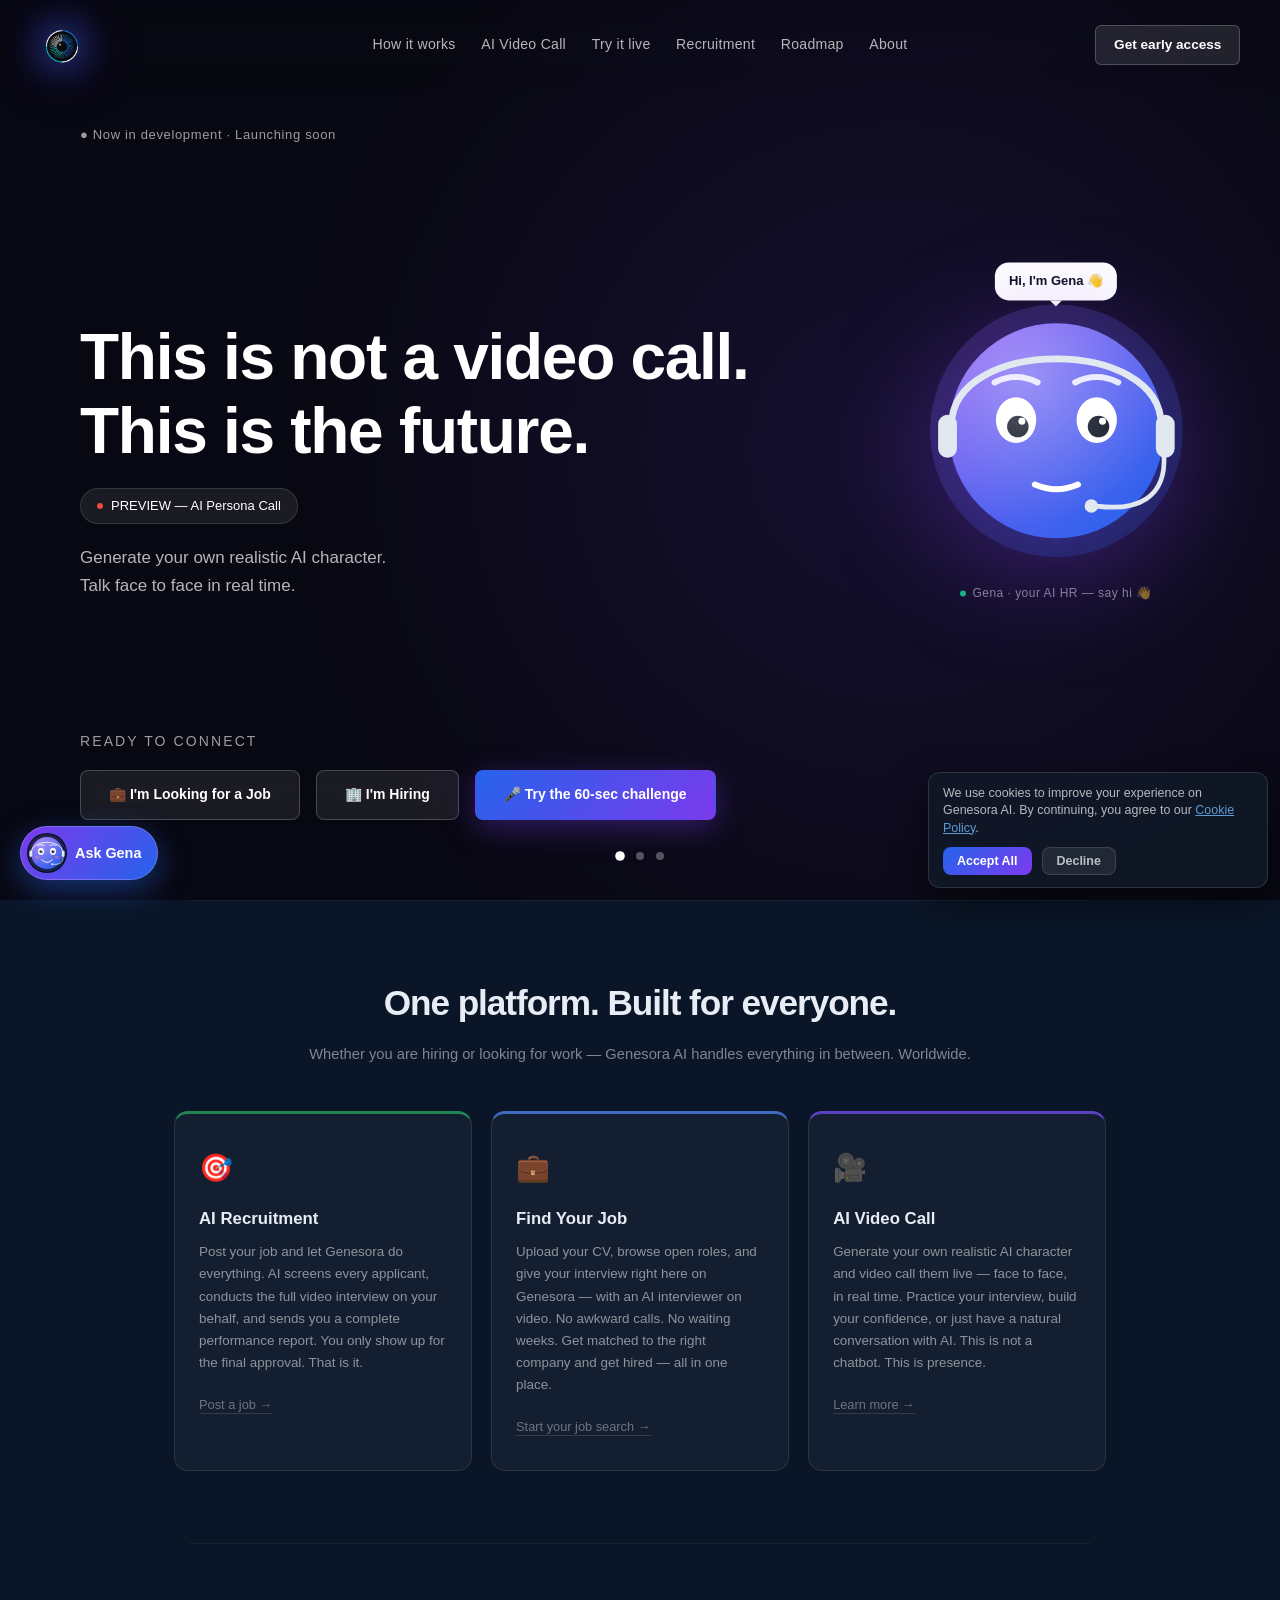
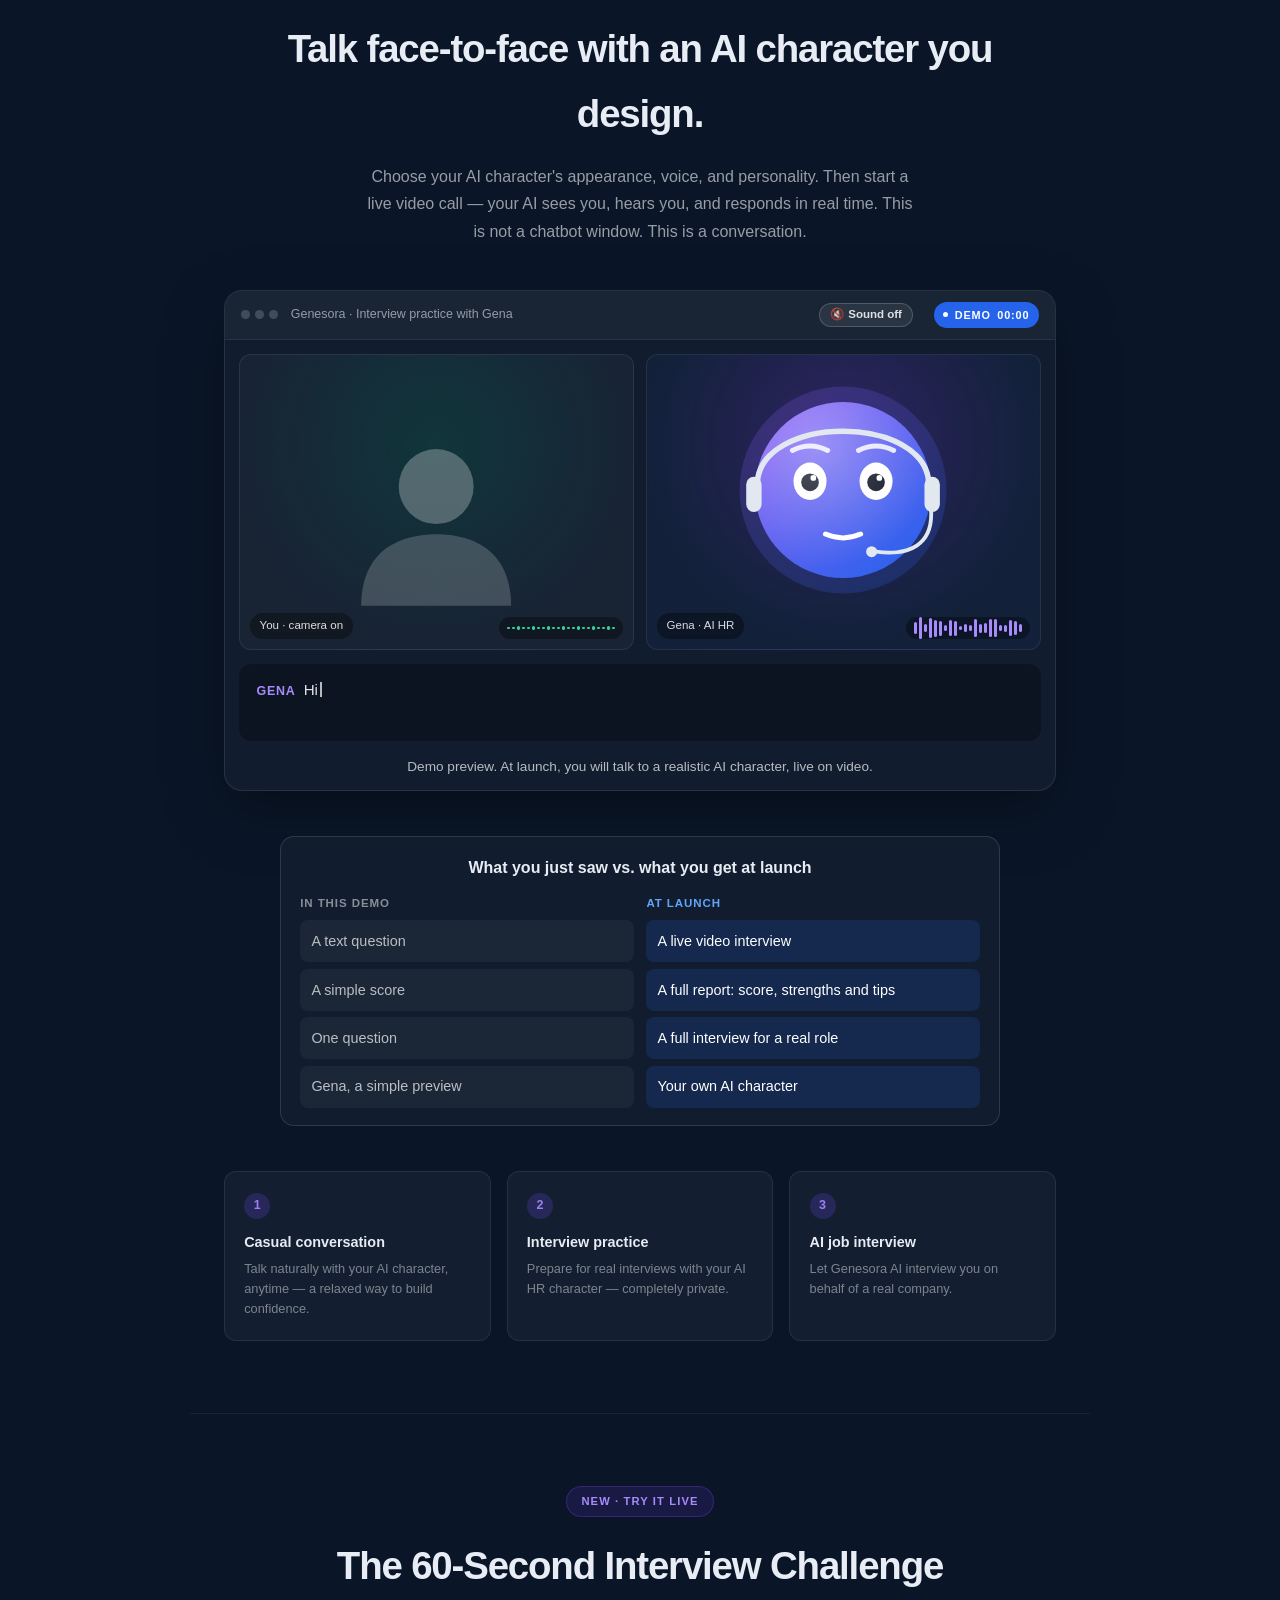
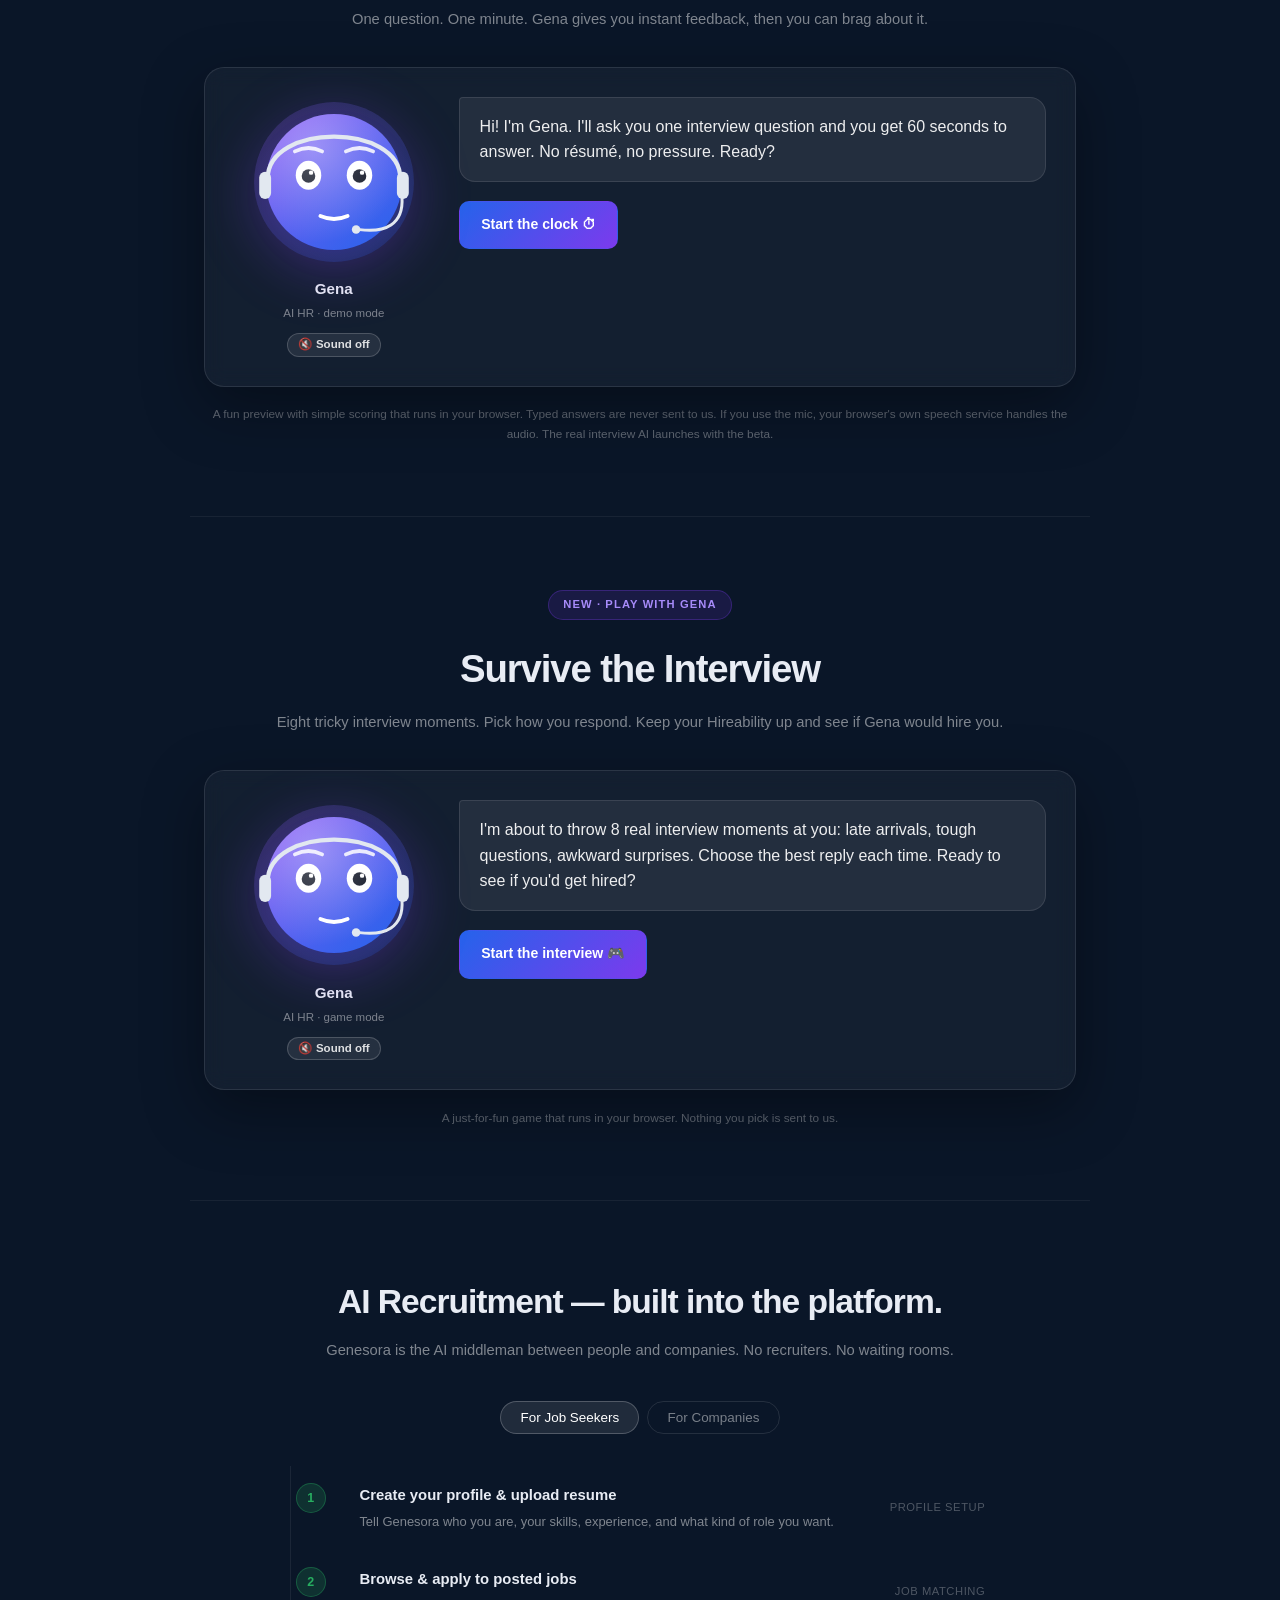
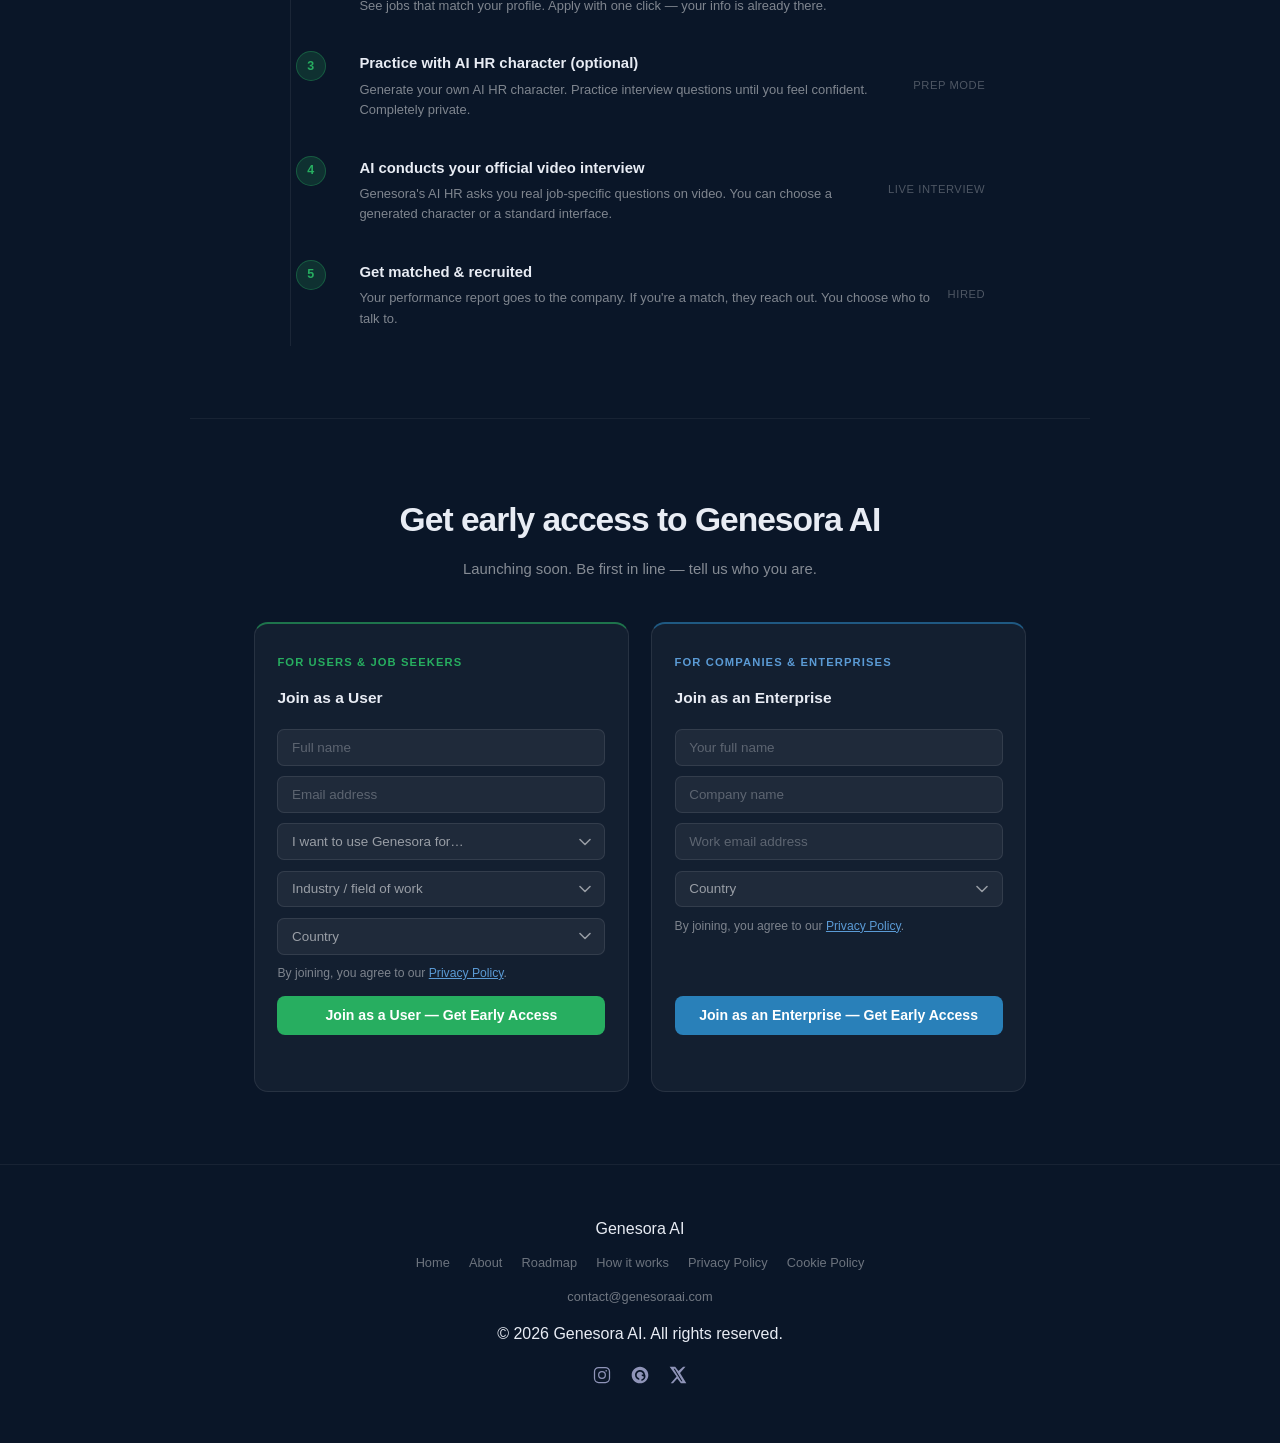
<file: index.html>
<!DOCTYPE html>
<html lang="en">
<head>
  <meta charset="UTF-8" />
  <meta http-equiv="Content-Security-Policy" content="default-src 'none'; script-src 'self' https://challenges.cloudflare.com; frame-src https://challenges.cloudflare.com; style-src 'self' 'unsafe-inline' https://fonts.googleapis.com; font-src 'self' https://fonts.gstatic.com; img-src 'self' data:; connect-src 'self' https://script.google.com https://script.googleusercontent.com https://challenges.cloudflare.com; manifest-src 'self'; form-action 'none'; base-uri 'self'; object-src 'none'" />
  <meta name="referrer" content="strict-origin-when-cross-origin" />
  <script src="genesora-guard.js"></script>
  <meta name="viewport" content="width=device-width, initial-scale=1.0" />

  <title>Genesora AI — Talk to AI. Practice Interviews. Get Hired.</title>
  <meta name="description" content="Video call a realistic AI character, practice your job interview with an AI HR character, and get recruited by top companies — all in one platform. Join the waitlist. Launching soon." />
  <meta name="keywords" content="AI video call human, talk to AI human, AI character video call, AI conversation platform, AI video call, interview practice AI, AI recruitment platform, Genesora AI" />
  <link rel="canonical" href="https://genesoraai.com" />

  <meta property="og:title" content="Genesora AI — Talk to AI. Practice Interviews. Get Hired." />
  <meta property="og:description" content="Video call a realistic AI character, practice interviews with AI HR characters, and get recruited through AI-powered hiring." />
  <meta property="og:image" content="https://genesoraai.com/og-image.png" />
  <meta property="og:image:width" content="1200" />
  <meta property="og:image:height" content="630" />
  <meta property="og:url" content="https://genesoraai.com" />
  <meta property="og:type" content="website" />

  <meta name="twitter:card" content="summary_large_image" />
  <meta name="twitter:title" content="Genesora AI — Talk to AI. Practice Interviews. Get Hired." />
  <meta name="twitter:description" content="Video call a realistic AI character, practice interviews with AI HR characters, and get recruited through AI-powered hiring." />
  <meta name="twitter:image" content="https://genesoraai.com/og-image.png" />

  <script type="application/ld+json">
  {
    "@context": "https://schema.org",
    "@type": "Organization",
    "name": "Genesora AI",
    "url": "https://genesoraai.com",
    "logo": "https://genesoraai.com/favicon-512x512.png",
    "sameAs": [
      "https://www.instagram.com/genesoraofficial",
      "https://x.com/Genesora_ai",
      "https://www.threads.com/@genesora_ai"
    ],
    "description": "Genesora AI builds human-first AI experiences — video calls with AI characters, intelligent conversation, and more.",
    "foundingDate": "2026"
  }
  </script>

  <link rel="icon" type="image/png" href="/favicon-96x96.png" sizes="96x96" />
  <link rel="icon" type="image/png" href="/favicon-192x192.png" sizes="192x192" />
  <link rel="shortcut icon" href="/favicon.ico" />
  <link rel="apple-touch-icon" sizes="180x180" href="/apple-touch-icon.png" />
  <link rel="manifest" href="/site.webmanifest" />
  <link rel="stylesheet" href="style.css" />
  <link rel="preconnect" href="https://fonts.googleapis.com" />
  <link rel="preconnect" href="https://fonts.gstatic.com" crossorigin />
  <link href="https://fonts.googleapis.com/css2?family=Sora:wght@300;400;500;600;700&family=DM+Sans:ital,wght@0,300;0,400;0,500;1,300;1,400&display=swap" rel="stylesheet" />

  <style>
    /* ── BASE WRAPPER ── */
    #site-wrapper {
      position: relative;
      width: 100%;
    }

    /* ── CUSTOM COOKIE BANNER UI ── */
    .cookie-banner {
      position: fixed;
      bottom: 24px;
      right: 24px;
      max-width: 420px;
      width: calc(100% - 48px);
      background: rgba(17, 24, 39, 0.92);
      border: 1px solid rgba(255, 255, 255, 0.12);
      border-radius: 16px;
      padding: 20px;
      box-shadow: 0 15px 35px rgba(0, 0, 0, 0.5);
      backdrop-filter: blur(16px);
      z-index: 9999;
      transition: opacity 0.4s ease, transform 0.4s ease, visibility 0.4s;
    }

    .cookie-banner.hidden {
      opacity: 0;
      visibility: hidden;
      transform: translateY(20px);
      pointer-events: none;
    }

    .cookie-content p {
      color: rgba(255, 255, 255, 0.7);
      font-size: 0.85rem;
      line-height: 1.5;
      margin-bottom: 14px;
    }

    .cookie-content a {
      color: #5b9bd5;
      text-decoration: underline;
    }

    .cookie-buttons {
      display: flex;
      gap: 10px;
    }

    .cookie-btn {
      padding: 8px 16px;
      border-radius: 8px;
      font-size: 0.82rem;
      font-weight: 600;
      cursor: pointer;
      border: none;
      transition: all 0.2s ease;
    }

    .btn-accept {
      background: linear-gradient(135deg, #2563EB, #7C3AED);
      color: white;
    }

    .btn-accept:hover {
      opacity: 0.9;
      transform: translateY(-1px);
    }

    .btn-decline {
      background: rgba(255, 255, 255, 0.08);
      color: rgba(255, 255, 255, 0.7);
      border: 1px solid rgba(255, 255, 255, 0.12);
    }

    .btn-decline:hover {
      background: rgba(255, 255, 255, 0.14);
      color: white;
    }

    /* ── NAV ── */
    .nav {
      max-width: 1300px;
      margin: 0 auto;
      padding: 24px 40px;
      display: flex;
      align-items: center;
      justify-content: space-between;
      gap: 1rem;
      position: relative;
      z-index: 100;
    }
    .nav-center {
      display: flex;
      align-items: center;
      gap: 1.6rem;
      position: absolute;
      left: 50%;
      transform: translateX(-50%);
    }
    .nav-center a {
      color: rgba(255,255,255,0.7);
      text-decoration: none;
      font-size: 0.88rem;
      transition: color 0.2s;
      white-space: nowrap;
    }
    .nav-center a:hover { color: #fff; }
    .nav-cta {
      background: rgba(255,255,255,0.1);
      color: #fff;
      border: 1px solid rgba(255,255,255,0.2);
      padding: 0.45rem 1.1rem;
      border-radius: 6px;
      font-size: 0.85rem;
      font-weight: 600;
      text-decoration: none;
      transition: background 0.2s;
      z-index: 2;
    }
    .nav-cta:hover { background: rgba(255,255,255,0.16); }
    .hamburger {
      display: none;
      background: none;
      border: none;
      cursor: pointer;
      color: #fff;
      font-size: 1.3rem;
      padding: 0.3rem;
      z-index: 2;
    }
 
    .mobile-menu {
      display: none;
    }

    @media(max-width: 900px) {
      .nav-center { display: none; }
    }

    @media(max-width: 720px) {
      .nav { padding: 16px 20px; }
      .nav-cta { display: none; }
      .hamburger { display: block; }
      .mobile-menu {
        display: none;
        position: absolute;
        top: 60px; left: 0; right: 0;
        background: rgba(8,8,18,0.98);
        border-bottom: 1px solid rgba(255,255,255,0.07);
        padding: 1.2rem 1.5rem;
        flex-direction: column;
        gap: 1rem;
        z-index: 999;
      }
      .mobile-menu.open { display: flex; }
      .mobile-menu a { color: rgba(255,255,255,0.75); text-decoration: none; font-size: 0.95rem; }
      .site-header { position: absolute; width: 100%; z-index: 999;}
    }

    /* ── ANIMATED HERO SECTION ── */
    .hero-anim {
      position: relative;
      width: 100%;
      height: 100vh;
      min-height: 800px;
      overflow: hidden;
      background: #080812;
      display: flex;
      flex-direction: column;
    }

    .hero-bgs {
      position: absolute;
      inset: 0;
      z-index: 1;
    }
    .hero-bg {
      position: absolute;
      inset: 0;
      opacity: 0;
      transition: opacity 0.5s ease-in-out;
      background-size: cover;
      background-position: center;
    }
    .hero-bg.active { opacity: 1; }
 
    .hero-bg.bg-1 { background: radial-gradient(circle at 70% 50%, rgba(100,60,220,0.15) 0%, rgba(8,8,18,0.9) 60%), linear-gradient(to right, #080812 30%, transparent); }
    .hero-bg.bg-2 { background: radial-gradient(circle at 70% 50%, rgba(39,174,96,0.15) 0%, rgba(8,8,18,0.9) 60%), linear-gradient(to right, #080812 30%, transparent); }
    .hero-bg.bg-3 { background: radial-gradient(circle at 70% 50%, rgba(41,128,185,0.15) 0%, rgba(8,8,18,0.9) 60%), linear-gradient(to right, #080812 30%, transparent); }

    .hero-anim-inner {
      position: relative;
      z-index: 2;
      width: 100%;
      height: 100%;
      max-width: 1400px;
      margin: 0 auto;
      display: flex;
      flex-direction: column;
      justify-content: center;
      padding-left: 80px;
    }

    .hero-top {
      position: absolute;
      top: 120px;
    }
    .hero-eyebrow {
      font-size: 13px;
      color: rgba(255,255,255,0.6);
      letter-spacing: 0.05em;
    }

    .hero-middle {
      position: relative;
      width: 100%;
      margin-top: 20px;
    }
    .hero-slide {
      position: absolute;
      top: 50%;
      transform: translateY(-50%);
      opacity: 0;
      visibility: hidden;
      transition: opacity 0.5s ease-in-out, visibility 0.5s;
      width: 100%;
      max-width: 800px;
    }
    .hero-slide.active {
      position: relative;
      top: auto;
      transform: none;
      opacity: 1;
      visibility: visible;
    }

    .hero-big-headline {
      font-family: 'Sora', sans-serif;
      font-size: clamp(52px, 5vw, 64px);
      font-weight: 700;
      color: #fff;
      line-height: 1.15;
      margin-bottom: 20px;
      letter-spacing: -0.02em;
    }

    .hero-pill-badge {
      display: inline-flex;
      align-items: center;
      gap: 8px;
      font-size: 13px;
      background: rgba(255,255,255,0.08);
      padding: 6px 16px;
      border-radius: 30px;
      border: 1px solid rgba(255,255,255,0.12);
      margin-bottom: 20px;
      color: #fff;
      backdrop-filter: blur(10px);
    }
    .live-dot-hero {
      width: 6px;
      height: 6px;
      background: #e74c3c;
      border-radius: 50%;
      animation: blink 1.2s infinite;
    }

    .hero-subtext {
      font-size: 17px;
      color: rgba(255,255,255,0.70);
      line-height: 1.6;
    }

    .hero-bottom {
      position: absolute;
      bottom: 80px;
      display: flex;
      flex-direction: column;
      gap: 16px;
    }
    .ready-to-connect {
      font-size: 14px;
      letter-spacing: 0.15em;
      text-transform: uppercase;
      color: rgba(255,255,255,0.6);
    }
    .hero-buttons {
      display: flex;
      gap: 16px;
    }
    .cta-btn-hero {
      font-size: 14px;
      font-weight: 700;
      color: #fff;
      background: rgba(255,255,255,0.08);
      border: 1px solid rgba(255,255,255,0.2);
      padding: 12px 28px;
      border-radius: 8px;
      text-decoration: none;
      transition: background 0.2s, transform 0.15s;
      display: inline-flex;
      align-items: center;
      justify-content: center;
      backdrop-filter: blur(10px);
    }
    .cta-btn-hero:hover {
      background: rgba(255,255,255,0.16);
      transform: translateY(-2px);
    }

    .hero-dots {
      position: absolute;
      bottom: 40px;
      left: 50%;
      transform: translateX(-50%);
      display: flex;
      gap: 12px;
      z-index: 3;
    }
    .h-dot {
      width: 8px;
      height: 8px;
      border-radius: 50%;
      background: rgba(255,255,255,0.3);
      transition: all 0.3s ease;
      cursor: pointer;
    }
    .h-dot.active {
      background: #fff;
      transform: scale(1.2);
    }

    @media(max-width: 768px) {
      .hero-anim-inner {
        padding-left: 24px;
        padding-right: 24px;
        justify-content: flex-end;
        padding-bottom: 140px;
        text-align: center;
      }
      .hero-top {
        top: 100px;
        left: 0;
        width: 100%;
        text-align: center;
      }
      .hero-slide {
        text-align: center;
      }
      .hero-slide.active {
        display: flex;
        flex-direction: column;
        align-items: center;
      }
      .hero-big-headline {
        font-size: 28px;
      }
      .hero-subtext {
        font-size: 14px;
      }
      .hero-bottom {
        position: relative;
        bottom: 0;
        margin-top: 40px;
        align-items: center;
        width: 100%;
      }
      .hero-buttons {
        flex-direction: column;
        width: 100%;
      }
      .cta-btn-hero {
        width: 100%;
      }
      .hero-dots {
        bottom: 30px;
      }
    }

    /* ── REST OF GENERAL STYLES ── */
    .section-divider {
      border: none;
      border-top: 1px solid rgba(255,255,255,0.06);
      max-width: 900px;
      margin: 0 auto;
    }

    .pillars-section {
      padding: 4.5rem 1.5rem;
      max-width: 980px;
      margin: 0 auto;
      text-align: center;
    }
    .pillars-section h2 {
      font-family: 'Sora', sans-serif;
      font-size: clamp(1.5rem, 3vw, 2.2rem);
      font-weight: 700;
      margin-bottom: 0.55rem;
    }
    .section-sub {
      color: rgba(255,255,255,0.48);
      font-size: 0.92rem;
      margin-bottom: 2.8rem;
    }
    .pillars-grid {
      display: grid;
      grid-template-columns: repeat(auto-fit, minmax(260px, 1fr));
      gap: 1.2rem;
    }
    .pillar-card {
      background: rgba(255,255,255,0.04);
      border: 1px solid rgba(255,255,255,0.09);
      border-radius: 14px;
      padding: 1.9rem 1.5rem;
      text-align: left;
      transition: border-color 0.25s, transform 0.2s;
    }
    .pillar-card:hover { border-color: rgba(255,255,255,0.2); transform: translateY(-3px); }
    .pillar-card.video   { border-top: 3px solid rgba(120,80,255,0.7); }
    .pillar-card.chat    { border-top: 3px solid rgba(80,140,255,0.7); }
    .pillar-card.recruit { border-top: 3px solid rgba(39,174,96,0.7); }
    .pillar-icon { font-size: 1.7rem; margin-bottom: 0.9rem; }
    .pillar-card h3 { font-family: 'Sora', sans-serif; font-size: 1.05rem; font-weight: 700; margin-bottom: 0.45rem; }
    .pillar-card p { font-size: 0.84rem; color: rgba(255,255,255,0.52); line-height: 1.65; margin-bottom: 1rem; }
    .pillar-link { font-size: 0.8rem; color: rgba(255,255,255,0.38); text-decoration: none; border-bottom: 1px solid rgba(255,255,255,0.13); padding-bottom: 1px; transition: color 0.2s; }
    .pillar-link:hover { color: rgba(255,255,255,0.75); }

    .video-section {
      padding: 4.5rem 1.5rem;
      max-width: 880px;
      margin: 0 auto;
      text-align: center;
    }
    .video-section h2 { font-family: 'Sora', sans-serif; font-size: clamp(1.6rem, 3.5vw, 2.4rem); font-weight: 700; margin-bottom: 1rem; }
    .video-section > p { color: rgba(255,255,255,0.58); max-width: 560px; margin: 0 auto 2.8rem; line-height: 1.72; }

    .split-mockup {
      display: flex;
      gap: 1rem;
      align-items: stretch;
      background: rgba(255,255,255,0.03);
      border: 1px solid rgba(255,255,255,0.09);
      border-radius: 16px;
      padding: 1.5rem;
      margin-bottom: 2.8rem;
      position: relative;
    }
    .split-pane {
      flex: 1;
      aspect-ratio: 4/3;
      border-radius: 10px;
      background: rgba(255,255,255,0.05);
      border: 1px solid rgba(255,255,255,0.08);
      display: flex;
      flex-direction: column;
      align-items: center;
      justify-content: center;
      gap: 0.5rem;
      color: rgba(255,255,255,0.35);
      font-size: 0.82rem;
    }
    .split-pane .p-icon { font-size: 2rem; opacity: 0.45; }
    .split-pane.ai-side { background: rgba(100,60,220,0.08); border-color: rgba(100,60,220,0.2); }
    .split-divider { display: flex; align-items: center; color: rgba(255,255,255,0.2); font-size: 1.3rem; padding: 0 0.3rem; }
    .live-pill {
      position: absolute;
      top: 1.2rem; right: 1.2rem;
      background: #e74c3c;
      color: #fff;
      font-size: 0.68rem;
      font-weight: 700;
      letter-spacing: 0.08em;
      padding: 0.22rem 0.55rem;
      border-radius: 20px;
      display: flex; align-items: center; gap: 0.3rem;
    }
    .live-dot { width: 5px; height: 5px; background: #fff; border-radius: 50%; animation: blink 1.2s infinite; }
    @keyframes blink { 0%,100%{opacity:1} 50%{opacity:0.25} }

    .use-cases {
      display: grid;
      grid-template-columns: repeat(auto-fit, minmax(195px, 1fr));
      gap: 1rem;
      text-align: left;
    }
    .uc-card {
      background: rgba(255,255,255,0.04);
      border: 1px solid rgba(255,255,255,0.08);
      border-radius: 12px;
      padding: 1.3rem 1.2rem;
    }
    .uc-num {
      width: 26px; height: 26px;
      background: rgba(120,80,255,0.2);
      border-radius: 50%;
      display: flex; align-items: center; justify-content: center;
      font-size: 0.78rem; font-weight: 700;
      color: rgba(170,140,255,0.9);
      margin-bottom: 0.7rem;
    }
    .uc-card h4 { font-family: 'Sora', sans-serif; font-size: 0.9rem; font-weight: 700; margin-bottom: 0.3rem; }
    .uc-card p { font-size: 0.8rem; color: rgba(255,255,255,0.45); line-height: 1.55; }

    .recruit-section {
      padding: 4.5rem 1.5rem;
      max-width: 780px;
      margin: 0 auto;
    }
    .recruit-section h2 { font-family: 'Sora', sans-serif; font-size: clamp(1.5rem, 3vw, 2.1rem); font-weight: 700; margin-bottom: 0.5rem; text-align: center; }
    .recruit-section > .section-sub { text-align: center; margin-bottom: 2.4rem; }

    .tabs-row { display: flex; gap: 0.5rem; justify-content: center; margin-bottom: 2rem; }
    .tab-btn {
      padding: 0.48rem 1.2rem;
      border-radius: 30px;
      border: 1px solid rgba(255,255,255,0.11);
      background: transparent;
      color: rgba(255,255,255,0.45);
      font-size: 0.84rem;
      cursor: pointer;
      transition: all 0.2s;
    }
    .tab-btn.active { background: rgba(255,255,255,0.09); color: #fff; border-color: rgba(255,255,255,0.22); }

    .steps-list { display: none; flex-direction: column; }
    .steps-list.active { display: flex; }

    .step-row {
      display: flex;
      gap: 1.1rem;
      align-items: flex-start;
      padding: 1.1rem 1.3rem;
      border-left: 1px solid rgba(255,255,255,0.07);
      margin-left: 1rem;
    }
    .s-num {
      width: 30px; height: 30px; flex-shrink: 0;
      border-radius: 50%;
      display: flex; align-items: center; justify-content: center;
      font-size: 0.78rem; font-weight: 700;
      position: relative; left: -16px;
      background: rgba(39,174,96,0.18);
      border: 1px solid rgba(39,174,96,0.35);
      color: #27ae60;
    }
    .s-num.blue {
      background: rgba(41,128,185,0.18);
      border-color: rgba(41,128,185,0.35);
      color: #5b9bd5;
    }
    .s-body { flex: 1; }
    .s-body h4 { font-family: 'Sora', sans-serif; font-size: 0.93rem; font-weight: 600; margin-bottom: 0.22rem; }
    .s-body p { font-size: 0.81rem; color: rgba(255,255,255,0.48); line-height: 1.55; }
    .s-tag { font-size: 0.7rem; color: rgba(255,255,255,0.28); text-transform: uppercase; letter-spacing: 0.05em; flex-shrink: 0; align-self: center; }

    .prereg-section {
      padding: 4.5rem 1.5rem;
      max-width: 820px;
      margin: 0 auto;
      text-align: center;
    }
    .prereg-section h2 { font-family: 'Sora', sans-serif; font-size: clamp(1.5rem, 3vw, 2.1rem); font-weight: 700; margin-bottom: 0.55rem; }
    .prereg-section > p { color: rgba(255,255,255,0.5); margin-bottom: 2.5rem; font-size: 0.93rem; }

    .forms-row {
      display: grid;
      grid-template-columns: 1fr 1fr;
      gap: 1.4rem;
      align-items: stretch;
    }
    @media(max-width: 620px) { .forms-row { grid-template-columns: 1fr; } }

    .form-card {
      background: rgba(255,255,255,0.04);
      border: 1px solid rgba(255,255,255,0.09);
      border-radius: 14px;
      padding: 1.8rem 1.4rem;
      text-align: left;
      display: flex;
      flex-direction: column;
      height: 100%;
    }
    .form-card form {
      display: flex;
      flex-direction: column;
      flex-grow: 1;
    }
    .form-card.user-card { border-top: 2px solid rgba(39,174,96,0.6); }
    .form-card.ent-card  { border-top: 2px solid rgba(41,128,185,0.6); }

    .form-tag { font-size: 0.7rem; font-weight: 700; letter-spacing: 0.1em; text-transform: uppercase; margin-bottom: 0.8rem; }
    .user-card .form-tag { color: #27ae60; }
    .ent-card .form-tag  { color: #5b9bd5; }
    .form-card h3 { font-family: 'Sora', sans-serif; font-size: 0.97rem; font-weight: 700; margin-bottom: 1.1rem; }

    .form-card input,
    .form-card select {
      width: 100%; box-sizing: border-box;
      background: rgba(255,255,255,0.05);
      border: 1px solid rgba(255,255,255,0.09);
      border-radius: 7px;
      padding: 0.62rem 0.85rem;
      color: #fff;
      font-size: 0.84rem;
      margin-bottom: 0.65rem;
      outline: none;
      transition: border-color 0.2s;
    }
    .form-card input::placeholder { color: rgba(255,255,255,0.28); }
    .form-card select { color: rgba(255,255,255,0.55); appearance: none; }
    .form-card select option { background: #111; color: #fff; }

    .form-card select { background-image: url("data:image/svg+xml,%3Csvg xmlns='http://www.w3.org/2000/svg' width='12' height='8' viewBox='0 0 12 8'%3E%3Cpath d='M1 1.5l5 5 5-5' fill='none' stroke='%23ffffff88' stroke-width='1.6' stroke-linecap='round' stroke-linejoin='round'/%3E%3C/svg%3E"); background-repeat: no-repeat; background-position: right 0.85rem center; padding-right: 2.2rem; cursor: pointer; text-overflow: ellipsis; }
    .form-card select.has-val { color: #fff; }
    .form-card select { -webkit-appearance: none; -moz-appearance: none; appearance: none; color-scheme: dark; touch-action: manipulation; }
    .form-card select option { background: #111; color: #fff; }
    /* phones: 16px stops iOS from zooming the page when a field is tapped; bigger tap targets */
    @media (max-width: 820px), (pointer: coarse) {
      .form-card input, .form-card select { font-size: 16px; min-height: 46px; }
    }
    .form-card .wl-hp { position: absolute !important; left: -9999px; width: 1px !important; height: 1px !important; opacity: 0; pointer-events: none; }
    .form-card .field-bad { border-color: rgba(239,68,68,0.7) !important; }
    .form-card input:focus,
    .form-card select:focus { border-color: rgba(255,255,255,0.25); }

    .legal-consent {
      font-size: 0.76rem;
      color: rgba(255, 255, 255, 0.45);
      line-height: 1.4;
      margin-bottom: 0.85rem;
    }
    .legal-consent a {
      color: #5b9bd5;
      text-decoration: underline;
    }

    .submit-user {
      width: 100%; background: #27ae60; color: #fff;
      border: none; padding: 0.72rem;
      border-radius: 8px; font-size: 0.88rem; font-weight: 700;
      cursor: pointer; margin-top: auto;
      transition: background 0.2s, transform 0.15s;
    }
    .submit-user:hover { background: #219150; transform: translateY(-1px); }

    .submit-ent {
      width: 100%; background: #2980b9; color: #fff;
      border: none; padding: 0.72rem;
      border-radius: 8px; font-size: 0.88rem; font-weight: 700;
      cursor: pointer; margin-top: auto;
      transition: background 0.2s, transform 0.15s;
    }
    .submit-ent:hover { background: #2471a3; transform: translateY(-1px); }

    .form-msg { font-size: 0.82rem; color: #90EE90; margin-top: 0.6rem; min-height: 1.1rem; }

    /* ── HUMAN & OTP VERIFICATION MODALS ── */
    .human-modal[hidden] { display: none; }
    .human-modal {
      position: fixed;
      inset: 0;
      background: rgba(8, 10, 22, 0.78);
      backdrop-filter: blur(8px);
      display: flex;
      align-items: center;
      justify-content: center;
      padding: 1rem;
      z-index: 10000;
    }
    .human-modal-box {
      background: #121526;
      border: 1px solid rgba(255, 255, 255, 0.14);
      border-radius: 16px;
      padding: 1.6rem 1.4rem;
      max-width: 360px;
      width: 100%;
      text-align: center;
      color: #fff;
      box-shadow: 0 20px 50px rgba(0, 0, 0, 0.55);
    }
    .human-modal-box h3 {
      font-family: 'Sora', sans-serif;
      font-size: 1.05rem;
      margin-bottom: 0.35rem;
    }
    .human-modal-box p {
      font-size: 0.82rem;
      color: rgba(255, 255, 255, 0.6);
      margin-bottom: 1.1rem;
      line-height: 1.45;
    }
    #turnstile-container {
      min-height: 65px;
      display: flex;
      justify-content: center;
      align-items: center;
    }
    .human-modal-err {
      color: #ef4444 !important;
      min-height: 1rem;
      margin: 0.6rem 0 0.4rem !important;
    }
    .human-modal-cancel {
      background: rgba(255, 255, 255, 0.08);
      color: rgba(255, 255, 255, 0.78);
      border: 1px solid rgba(255, 255, 255, 0.14);
      border-radius: 8px;
      padding: 0.5rem 1.1rem;
      font-size: 0.82rem;
      font-weight: 600;
      cursor: pointer;
      margin-top: 0.4rem;
    }
    .human-modal-cancel:hover {
      background: rgba(255, 255, 255, 0.15);
      color: #fff;
    }
    .otp-input {
      width: 100%;
      box-sizing: border-box;
      background: rgba(255, 255, 255, 0.06);
      border: 1px solid rgba(255, 255, 255, 0.18);
      border-radius: 10px;
      padding: 0.75rem;
      color: #fff;
      font-size: 1.45rem;
      font-weight: 700;
      letter-spacing: 0.45em;
      text-align: center;
      outline: none;
    }
    .otp-input:focus {
      border-color: #5b9bd5;
    }
    .otp-verify-btn {
      width: 100%;
      background: linear-gradient(135deg, #2563EB, #7C3AED);
      color: #fff;
      border: none;
      border-radius: 8px;
      padding: 0.72rem;
      font-size: 0.88rem;
      font-weight: 700;
      cursor: pointer;
      margin-top: 0.35rem;
      transition: opacity 0.2s;
    }
    .otp-verify-btn:hover { opacity: 0.92; }
    .otp-verify-btn:disabled { opacity: 0.6; cursor: not-allowed; }
    .otp-actions-row {
      display: flex;
      justify-content: center;
      gap: 0.6rem;
      margin-top: 0.6rem;
    }

    .footer-nav { display: flex; gap: 1.2rem; flex-wrap: wrap; justify-content: center; margin-bottom: 0.8rem; }
    .footer-nav a { color: rgba(255,255,255,0.4); text-decoration: none; font-size: 0.8rem; transition: color 0.2s; }
    .footer-nav a:hover { color: rgba(255,255,255,0.75); }
    .footer-contact { font-size: 0.8rem; color: rgba(255,255,255,0.32); margin-bottom: 0.75rem; }
    .footer-contact a { color: rgba(255,255,255,0.42); text-decoration: none; }
  </style>

  <!-- ✨ NEW: styles for the fun extras (loads last so it can override) -->
  <link rel="stylesheet" href="genesora-extras.css" />
  <link rel="stylesheet" href="genesora-chat.css" />
</head>

<body>
  <div class="background-layer"></div>

  <!-- 🌐 SITE CONTENT WRAPPER -->
  <div id="site-wrapper">

    <header class="site-header">
      <div class="nav">
        <a href="index.html" class="logo">
          <img src="favicon.png" alt="Genesora AI logo" class="logo" />
        </a>
        <nav class="nav-center">
          <a href="index.html#how-it-works">How it works</a>
          <a href="index.html#ai-video-call">AI Video Call</a>
          <a href="index.html#challenge">Try it live</a>
          <a href="index.html#recruitment">Recruitment</a>
          <a href="roadmap.html">Roadmap</a>
          <a href="about.html">About</a>
        </nav>
        <a href="#pre-register" class="nav-cta">Get early access</a>
        <button class="hamburger" id="hamburger" aria-label="Menu">&#9776;</button>
      </div>
      <div class="mobile-menu" id="mobileMenu">
        <a href="index.html#how-it-works">How it works</a>
        <a href="index.html#ai-video-call">AI Video Call</a>
        <a href="index.html#challenge">Try it live</a>
        <a href="index.html#recruitment">Recruitment</a>
        <a href="roadmap.html">Roadmap</a>
        <a href="about.html">About</a>
        <a href="#pre-register">Get early access</a>
      </div>
    </header>

    <main>
      <section class="hero-anim" id="hero-anim">
        <div class="hero-bgs">
          <div class="hero-bg bg-1 active"></div>
          <div class="hero-bg bg-2"></div>
          <div class="hero-bg bg-3"></div>
        </div>
   
        <div class="hero-anim-inner">
          <div class="hero-top">
            <span class="hero-eyebrow">● Now in development · Launching soon</span>
          </div>

          <div class="hero-middle">
   
            <div class="hero-slide active" id="slide-1">
              <h1 class="hero-big-headline">This is not a video call.<br>This is the future.</h1>
              <div class="hero-pill-badge"><span class="live-dot-hero"></span> PREVIEW — AI Persona Call</div>
              <p class="hero-subtext">Generate your own realistic AI character.<br>Talk face to face in real time.</p>
            </div>
   
            <div class="hero-slide" id="slide-2">
              <h1 class="hero-big-headline">Practice your interview.<br>Get hired.</h1>
              <div class="hero-pill-badge">💼 Workspace — Find a Job</div>
              <p class="hero-subtext">Upload your resume. Let AI interview you.<br>Get matched to the right company worldwide.</p>
            </div>
   
            <div class="hero-slide" id="slide-3">
              <h1 class="hero-big-headline">Post a job.<br>AI interviews everyone.<br>You just choose who to hire.</h1>
              <div class="hero-pill-badge">🏢 Workspace — Enterprise</div>
              <p class="hero-subtext">AI screens every applicant. AI conducts every interview.<br>You receive the full report. Zero manual work.</p>
            </div>

          </div>

          <div class="hero-bottom">
            <div class="ready-to-connect">READY TO CONNECT</div>
            <div class="hero-buttons">
              <a href="#recruitment" class="cta-btn-hero" data-open-tab="seeker">💼 I'm Looking for a Job</a>
              <a href="#recruitment" class="cta-btn-hero" data-open-tab="company">🏢 I'm Hiring</a>
              <a href="#challenge" class="cta-btn-hero cta-primary">🎤 Try the 60-sec challenge</a>
            </div>
          </div>
        </div>

        <!-- ✨ NEW: Gena, the cursor-following AI face (desktop only) -->
        <div class="hero-face" id="heroFace">
          <div class="hero-face-float">
            <div class="hero-face-bubble" id="heroFaceBubble" role="status"></div>
            <div id="heroFaceMount"></div>
          </div>
          <div class="hero-face-cap"><span class="cap-dot"></span>Gena · your AI HR — say hi 👋</div>
        </div>

        <div class="hero-dots">
          <span class="h-dot active" id="dot-1"></span>
          <span class="h-dot" id="dot-2"></span>
          <span class="h-dot" id="dot-3"></span>
        </div>
      </section>

      <hr class="section-divider" />

      <section class="pillars-section fade-in" id="how-it-works">
        <h2>One platform. Built for everyone.</h2>
        <p class="section-sub">Whether you are hiring or looking for work — Genesora AI handles everything in between. Worldwide.</p>
        <div class="pillars-grid">
          <div class="pillar-card recruit">
            <div class="pillar-icon">🎯</div>
            <h3>AI Recruitment</h3>
            <p>Post your job and let Genesora do everything. AI screens every applicant, conducts the full video interview on your behalf, and sends you a complete performance report. You only show up for the final approval. That is it.</p>
            <a href="#recruitment" class="pillar-link">Post a job →</a>
          </div>
          <div class="pillar-card chat">
            <div class="pillar-icon">💼</div>
            <h3>Find Your Job</h3>
            <p>Upload your CV, browse open roles, and give your interview right here on Genesora — with an AI interviewer on video. No awkward calls. No waiting weeks. Get matched to the right company and get hired — all in one place.</p>
            <a href="#recruitment" class="pillar-link">Start your job search →</a>
          </div>
          <div class="pillar-card video">
            <div class="pillar-icon">🎥</div>
            <h3>AI Video Call</h3>
            <p>Generate your own realistic AI character and video call them live — face to face, in real time. Practice your interview, build your confidence, or just have a natural conversation with AI. This is not a chatbot. This is presence.</p>
            <a href="#ai-video-call" class="pillar-link">Learn more →</a>
          </div>
        </div>
      </section>

      <hr class="section-divider" />

      <section class="video-section fade-in" id="ai-video-call">
        <h2>Talk face-to-face with an AI character you design.</h2>
        <p>
          Choose your AI character's appearance, voice, and personality. Then start a live video call — your AI sees you, hears you, and responds in real time. This is not a chatbot window. This is a conversation.
        </p>

        <!-- ✨ NEW: living demo (replaces the old two-emoji mockup) -->
        <div class="live-demo" id="liveDemo" role="group" aria-label="Simulated preview of a video call between a candidate and Gena, an AI interviewer">
          <div class="ld-bar">
            <span class="ld-dots"><i></i><i></i><i></i></span>
            <span class="ld-title">Genesora · Interview practice with Gena</span>
            <span class="ld-live"><span class="dot"></span>DEMO <b id="ldTimer">00:00</b></span>
          </div>
          <div class="ld-stage">
            <div class="ld-pane ld-you" id="ldYou">
              <svg class="ld-you-art" viewBox="0 0 120 120" aria-hidden="true">
                <circle cx="60" cy="42" r="22" fill="rgba(255,255,255,0.32)"/>
                <path d="M16 112 C16 80 38 70 60 70 C82 70 104 80 104 112 Z" fill="rgba(255,255,255,0.22)"/>
              </svg>
              <span class="ld-name">You · camera on</span>
              <div class="ld-wave" data-wave="you"></div>
            </div>
            <div class="ld-pane ld-ai" id="ldAi">
              <div class="ld-face" id="ldFaceMount"></div>
              <span class="ld-name">Gena · AI HR</span>
              <div class="ld-wave" data-wave="ai"></div>
            </div>
          </div>
          <div class="ld-captions" aria-live="off"><span class="ld-speaker ai" id="ldSpeaker">Gena</span><span id="ldText"></span><span class="ld-caret"></span></div>
          <div class="ld-note">Demo preview. At launch, you will talk to a realistic AI character, live on video.</div>
        </div>

        <!-- Today vs at launch: shows what the demo is and what is coming -->
        <div class="vision-compare" id="visionCompare">
          <h3>What you just saw vs. what you get at launch</h3>
          <div class="vc-grid" role="table" aria-label="Demo today compared with the product at launch">
            <div class="vc-head" role="row"><span role="columnheader">In this demo</span><span role="columnheader">At launch</span></div>
            <div class="vc-row" role="row"><span role="cell">A text question</span><span role="cell">A live video interview</span></div>
            <div class="vc-row" role="row"><span role="cell">A simple score</span><span role="cell">A full report: score, strengths and tips</span></div>
            <div class="vc-row" role="row"><span role="cell">One question</span><span role="cell">A full interview for a real role</span></div>
            <div class="vc-row" role="row"><span role="cell">Gena, a simple preview</span><span role="cell">Your own AI character</span></div>
          </div>
        </div>

        <div class="use-cases">
          <div class="uc-card">
            <div class="uc-num">1</div>
            <h4>Casual conversation</h4>
            <p>Talk naturally with your AI character, anytime — a relaxed way to build confidence.</p>
          </div>
          <div class="uc-card">
            <div class="uc-num">2</div>
            <h4>Interview practice</h4>
            <p>Prepare for real interviews with your AI HR character — completely private.</p>
          </div>
          <div class="uc-card">
            <div class="uc-num">3</div>
            <h4>AI job interview</h4>
            <p>Let Genesora AI interview you on behalf of a real company.</p>
          </div>
        </div>
      </section>

      <hr class="section-divider" />

      <!-- ✨ NEW: 60-Second Interview Challenge -->
      <section class="challenge-section" id="challenge">
        <span class="ch-badge">New · Try it live</span>
        <h2>The 60-Second Interview Challenge</h2>
        <p class="section-sub">One question. One minute. Gena gives you instant feedback, then you can brag about it.</p>

        <div class="ch-card" id="chCard">
          <div class="ch-gena">
            <div id="chFaceMount"></div>
            <div class="ch-gena-name">Gena<small>AI HR · demo mode</small></div>
          </div>

          <div class="ch-body">

            <div class="ch-stage active" data-stage="intro">
              <div class="ch-bubble" id="chIntro">Hi! I'm Gena. I'll ask you one interview question and you get 60 seconds to answer. No résumé, no pressure. Ready?</div>
              <button type="button" class="ch-btn primary" id="chStart">Start the clock ⏱</button>
            </div>

            <div class="ch-stage" data-stage="question">
              <div class="ch-timer-row">
                <div class="ch-timer" id="chTimerBox">
                  <svg viewBox="0 0 64 64" aria-hidden="true">
                    <circle class="bg" cx="32" cy="32" r="26"/>
                    <circle class="fg" id="chTimerRing" cx="32" cy="32" r="26"/>
                  </svg>
                  <span id="chTime">60</span>
                </div>
                <div class="ch-bubble" id="chQuestion"></div>
              </div>
              <textarea id="chAnswer" rows="6" maxlength="1500" placeholder="Type your answer… or tap the mic and talk" aria-label="Your answer"></textarea>
              <div class="ch-actions">
                <button type="button" class="ch-btn ghost" id="chMic" hidden>🎤 Speak</button>
                <button type="button" class="ch-btn ghost" id="chSkip">New question ↻</button>
                <span class="spacer"></span>
                <button type="button" class="ch-btn primary" id="chSubmit">Submit answer →</button>
              </div>
              <p class="ch-hint" id="chHint" aria-live="polite"></p>
            </div>

            <div class="ch-stage" data-stage="result" aria-live="polite">
              <div class="ch-score">
                <div class="ch-ring">
                  <svg viewBox="0 0 110 110" aria-hidden="true">
                    <defs><linearGradient id="chGrad" x1="0" y1="0" x2="1" y2="1"><stop offset="0" stop-color="#2563EB"/><stop offset="1" stop-color="#10B981"/></linearGradient></defs>
                    <circle class="bg" cx="55" cy="55" r="42"/>
                    <circle class="fg" id="chScoreRing" cx="55" cy="55" r="42" stroke="url(#chGrad)"/>
                  </svg>
                  <b><span id="chScoreNum">0</span><small>/ 100</small></b>
                </div>
                <div>
                  <div class="ch-title" id="chTitle"></div>
                  <p id="chComment"></p>
                </div>
              </div>

              <div class="ch-metrics">
                <div class="ch-metric"><span>Interview energy</span><b>Score above</b><div class="ch-bar"><i id="chEnergyBar"></i></div></div>
                <div class="ch-metric"><span>Confidence</span><b id="chConf">—</b></div>
                <div class="ch-metric"><span>Buzzword count</span><b id="chBuzz">0</b></div>
                <div class="ch-metric"><span>Story structure</span><b id="chStarVal">0/4</b><div class="ch-pips" id="chPips"><i></i><i></i><i></i><i></i></div></div>
              </div>

              <div class="ch-actions">
                <a class="ch-btn ghost" id="chShareX" target="_blank" rel="noopener">Post on X</a>
                <a class="ch-btn ghost" id="chShareWA" target="_blank" rel="noopener">WhatsApp</a>
                <button type="button" class="ch-btn ghost" id="chImg">📸 Score card</button>
                <button type="button" class="ch-btn ghost" id="chShareNative" hidden>Share…</button>
                <button type="button" class="ch-btn ghost" id="chCopy">Copy brag text</button>
              </div>
              <p class="ch-bridge">This was a fun preview. At launch, your AI interviewer asks follow-up questions on video and gives you a full report with strengths and tips.</p>
              <div class="ch-actions">
                <button type="button" class="ch-btn ghost" id="chRetry">Try another question ↻</button>
                <a href="#play" class="ch-btn ghost">🎮 Play with Gena</a>
                <span class="spacer"></span>
                <a href="#pre-register" class="ch-btn primary">Join the waitlist →</a>
              </div>
            </div>

          </div>
        </div>
        <p class="ch-fine">A fun preview with simple scoring that runs in your browser. Typed answers are never sent to us. If you use the mic, your browser's own speech service handles the audio. The real interview AI launches with the beta.</p>
      </section>

      <hr class="section-divider" />

      <!-- 🎮 Play with Gena: Survive the Interview -->
      <section class="challenge-section sv-section" id="play">
        <span class="ch-badge">New · Play with Gena</span>
        <h2>Survive the Interview</h2>
        <p class="section-sub">Eight tricky interview moments. Pick how you respond. Keep your Hireability up and see if Gena would hire you.</p>

        <div class="ch-card" id="svCard">
          <div class="ch-gena">
            <div id="svFaceMount"></div>
            <div class="ch-gena-name">Gena<small>AI HR · game mode</small></div>
          </div>

          <div class="ch-body">

            <div class="ch-stage active" data-stage="intro">
              <div class="ch-bubble">I'm about to throw 8 real interview moments at you: late arrivals, tough questions, awkward surprises. Choose the best reply each time. Ready to see if you'd get hired?</div>
              <button type="button" class="ch-btn primary" id="svStart">Start the interview 🎮</button>
            </div>

            <div class="ch-stage" data-stage="play">
              <div class="sv-top">
                <span id="svRound">Round 1 of 8</span>
                <span class="sv-meter-wrap"><span class="sv-meter-label">Hireability <b id="svMeterNum">40</b></span><span class="sv-meter"><i id="svMeter"></i></span></span>
              </div>
              <div class="ch-bubble" id="svQ"></div>
              <div class="sv-opts" id="svOpts"></div>
              <div class="sv-feedback" id="svFeedback" hidden aria-live="polite">
                <p class="sv-react" id="svReact"></p>
                <p class="sv-tip" id="svTip"></p>
                <button type="button" class="ch-btn primary" id="svNext">Next →</button>
              </div>
            </div>

            <div class="ch-stage" data-stage="result" aria-live="polite">
              <div class="ch-score">
                <div class="ch-ring">
                  <svg viewBox="0 0 110 110" aria-hidden="true">
                    <defs><linearGradient id="svGrad" x1="0" y1="0" x2="1" y2="1"><stop offset="0" stop-color="#2563EB"/><stop offset="1" stop-color="#10B981"/></linearGradient></defs>
                    <circle class="bg" cx="55" cy="55" r="42"/>
                    <circle class="fg" id="svScoreRing" cx="55" cy="55" r="42" stroke="url(#svGrad)"/>
                  </svg>
                  <b><span id="svScoreNum">0</span><small>/ 100</small></b>
                </div>
                <div>
                  <div class="ch-title" id="svTitle"></div>
                  <p id="svComment"></p>
                </div>
              </div>

              <div class="ch-metrics">
                <div class="ch-metric"><span>Hireability</span><b>Final score</b><div class="ch-bar"><i id="svEnergyBar"></i></div></div>
                <div class="ch-metric"><span>Best calls</span><b id="svBest">0/8</b></div>
                <div class="ch-metric"><span>Red flags</span><b id="svFlags">0</b></div>
              </div>

              <div class="ch-actions">
                <a class="ch-btn ghost" id="svShareX" target="_blank" rel="noopener noreferrer">Post on X</a>
                <a class="ch-btn ghost" id="svShareWA" target="_blank" rel="noopener noreferrer">WhatsApp</a>
                <button type="button" class="ch-btn ghost" id="svImg">📸 Score card</button>
                <button type="button" class="ch-btn ghost" id="svShareNative" hidden>Share…</button>
                <button type="button" class="ch-btn ghost" id="svCopy">Copy brag text</button>
              </div>
              <p class="ch-bridge">This is the fun version. At launch, your AI interviewer practises with you on video and gives you a full report.</p>
              <div class="ch-actions">
                <button type="button" class="ch-btn ghost" id="svRetry">Play again ↻</button>
                <span class="spacer"></span>
                <a href="#pre-register" class="ch-btn primary">Join the waitlist →</a>
              </div>
            </div>

          </div>
        </div>
        <p class="ch-fine">A just-for-fun game that runs in your browser. Nothing you pick is sent to us.</p>
      </section>

      <hr class="section-divider" />

      <section class="recruit-section fade-in" id="recruitment">
        <h2>AI Recruitment — built into the platform.</h2>
        <p class="section-sub">Genesora is the AI middleman between people and companies. No recruiters. No waiting rooms.</p>

        <div class="tabs-row">
          <button class="tab-btn active" data-tab="seeker">For Job Seekers</button>
          <button class="tab-btn" data-tab="company">For Companies</button>
        </div>

        <div class="steps-list active" id="tab-seeker">
          <div class="step-row">
            <div class="s-num">1</div>
            <div class="s-body"><h4>Create your profile &amp; upload resume</h4><p>Tell Genesora who you are, your skills, experience, and what kind of role you want.</p></div>
            <div class="s-tag">Profile setup</div>
          </div>
          <div class="step-row">
            <div class="s-num">2</div>
            <div class="s-body"><h4>Browse &amp; apply to posted jobs</h4><p>See jobs that match your profile. Apply with one click — your info is already there.</p></div>
            <div class="s-tag">Job matching</div>
          </div>
          <div class="step-row">
            <div class="s-num">3</div>
            <div class="s-body"><h4>Practice with AI HR character (optional)</h4><p>Generate your own AI HR character. Practice interview questions until you feel confident. Completely private.</p></div>
            <div class="s-tag">Prep mode</div>
          </div>
          <div class="step-row">
            <div class="s-num">4</div>
            <div class="s-body"><h4>AI conducts your official video interview</h4><p>Genesora's AI HR asks you real job-specific questions on video. You can choose a generated character or a standard interface.</p></div>
            <div class="s-tag">Live interview</div>
          </div>
          <div class="step-row">
            <div class="s-num">5</div>
            <div class="s-body"><h4>Get matched &amp; recruited</h4><p>Your performance report goes to the company. If you're a match, they reach out. You choose who to talk to.</p></div>
            <div class="s-tag">Hired</div>
          </div>
        </div>

        <div class="steps-list" id="tab-company">
          <div class="step-row">
            <div class="s-num blue">1</div>
            <div class="s-body"><h4>Post your job with requirements</h4><p>Describe the role, required skills, experience level, and company culture.</p></div>
            <div class="s-tag">Job posting</div>
          </div>
          <div class="step-row">
            <div class="s-num blue">2</div>
            <div class="s-body"><h4>Genesora AI screens all applicants automatically</h4><p>AI reviews every resume and profile against your job requirements. No manual screening needed.</p></div>
            <div class="s-tag">Auto-screen</div>
          </div>
          <div class="step-row">
            <div class="s-num blue">3</div>
            <div class="s-body"><h4>AI conducts video interviews on your behalf</h4><p>Genesora's AI HR interviews every shortlisted candidate with job-specific questions. No HR time required.</p></div>
            <div class="s-tag">AI interviews</div>
          </div>
          <div class="step-row">
            <div class="s-num blue">4</div>
            <div class="s-body"><h4>Receive full candidate report by email</h4><p>Get a detailed performance report for each candidate — strengths, weaknesses, interview score, and recommendation. You just choose who to hire.</p></div>
            <div class="s-tag">Hire</div>
          </div>
        </div>
      </section>

      <hr class="section-divider" />

      <section class="prereg-section fade-in" id="pre-register">
        <h2>Get early access to Genesora AI</h2>
        <p>Launching soon. Be first in line — tell us who you are.</p>
        <div class="forms-row">
          <div class="form-card user-card">
            <div class="form-tag">For Users &amp; Job Seekers</div>
            <h3 id="userCardTitle">Join as a User</h3>
            <p class="ref-note" id="refNote" hidden>🎁 You were invited by a friend. They'll move up the line when you join.</p>
            <form id="userForm" novalidate>
              <input type="text" class="wl-hp" name="website" tabindex="-1" autocomplete="off" aria-hidden="true" />
              <input type="text" id="u_name" placeholder="Full name" maxlength="60" autocomplete="name" required />
              <input type="email" id="u_email" placeholder="Email address" maxlength="100" autocomplete="email" required />
              <select id="u_intent">
                <option value="" disabled selected>I want to use Genesora for…</option>
                <option value="AI video call">AI video call</option>
                <option value="Find a job">Find a job</option>
                <option value="Practice interviews">Practice interviews</option>
                <option value="All of the above">All of the above</option>
              </select>
              <select id="u_industry">
                <option value="" disabled selected>Industry / field of work</option>
                <option value="Software / IT">Software / IT</option>
                <option value="AI / Data Science">AI / Data Science</option>
                <option value="Finance / Banking">Finance / Banking</option>
                <option value="Healthcare / Pharma">Healthcare / Pharma</option>
                <option value="Education / EdTech">Education / EdTech</option>
                <option value="E-commerce / Retail">E-commerce / Retail</option>
                <option value="Manufacturing / Engineering">Manufacturing / Engineering</option>
                <option value="Marketing / Advertising">Marketing / Advertising</option>
                <option value="Consulting / Business Services">Consulting / Business Services</option>
                <option value="Media / Entertainment">Media / Entertainment</option>
                <option value="Telecom">Telecom</option>
                <option value="Logistics / Supply Chain">Logistics / Supply Chain</option>
                <option value="Hospitality / Travel">Hospitality / Travel</option>
                <option value="Real Estate / Construction">Real Estate / Construction</option>
                <option value="Government / Non-profit">Government / Non-profit</option>
                <option value="Student / Fresher">Student / Fresher</option>
                <option value="Freelance / Self-employed">Freelance / Self-employed</option>
                <option value="Other">Other</option>
              </select>
              <select id="u_country" required>
                <option value="" disabled selected>Country</option>
                <option value="Afghanistan" data-iso="AF">Afghanistan</option>
                <option value="Albania" data-iso="AL">Albania</option>
                <option value="Algeria" data-iso="DZ">Algeria</option>
                <option value="Andorra" data-iso="AD">Andorra</option>
                <option value="Angola" data-iso="AO">Angola</option>
                <option value="Antigua and Barbuda" data-iso="AG">Antigua and Barbuda</option>
                <option value="Argentina" data-iso="AR">Argentina</option>
                <option value="Armenia" data-iso="AM">Armenia</option>
                <option value="Australia" data-iso="AU">Australia</option>
                <option value="Austria" data-iso="AT">Austria</option>
                <option value="Azerbaijan" data-iso="AZ">Azerbaijan</option>
                <option value="Bahamas" data-iso="BS">Bahamas</option>
                <option value="Bahrain" data-iso="BH">Bahrain</option>
                <option value="Bangladesh" data-iso="BD">Bangladesh</option>
                <option value="Barbados" data-iso="BB">Barbados</option>
                <option value="Belarus" data-iso="BY">Belarus</option>
                <option value="Belgium" data-iso="BE">Belgium</option>
                <option value="Belize" data-iso="BZ">Belize</option>
                <option value="Benin" data-iso="BJ">Benin</option>
                <option value="Bhutan" data-iso="BT">Bhutan</option>
                <option value="Bolivia" data-iso="BO">Bolivia</option>
                <option value="Bosnia and Herzegovina" data-iso="BA">Bosnia and Herzegovina</option>
                <option value="Botswana" data-iso="BW">Botswana</option>
                <option value="Brazil" data-iso="BR">Brazil</option>
                <option value="Brunei" data-iso="BN">Brunei</option>
                <option value="Bulgaria" data-iso="BG">Bulgaria</option>
                <option value="Burkina Faso" data-iso="BF">Burkina Faso</option>
                <option value="Burundi" data-iso="BI">Burundi</option>
                <option value="Cabo Verde" data-iso="CV">Cabo Verde</option>
                <option value="Cambodia" data-iso="KH">Cambodia</option>
                <option value="Cameroon" data-iso="CM">Cameroon</option>
                <option value="Canada" data-iso="CA">Canada</option>
                <option value="Central African Republic" data-iso="CF">Central African Republic</option>
                <option value="Chad" data-iso="TD">Chad</option>
                <option value="Chile" data-iso="CL">Chile</option>
                <option value="China" data-iso="CN">China</option>
                <option value="Colombia" data-iso="CO">Colombia</option>
                <option value="Comoros" data-iso="KM">Comoros</option>
                <option value="Congo (DR)" data-iso="CD">Congo (DR)</option>
                <option value="Congo (Republic)" data-iso="CG">Congo (Republic)</option>
                <option value="Costa Rica" data-iso="CR">Costa Rica</option>
                <option value="Côte d&#x27;Ivoire" data-iso="CI">Côte d&#x27;Ivoire</option>
                <option value="Croatia" data-iso="HR">Croatia</option>
                <option value="Cuba" data-iso="CU">Cuba</option>
                <option value="Cyprus" data-iso="CY">Cyprus</option>
                <option value="Czechia" data-iso="CZ">Czechia</option>
                <option value="Denmark" data-iso="DK">Denmark</option>
                <option value="Djibouti" data-iso="DJ">Djibouti</option>
                <option value="Dominica" data-iso="DM">Dominica</option>
                <option value="Dominican Republic" data-iso="DO">Dominican Republic</option>
                <option value="Ecuador" data-iso="EC">Ecuador</option>
                <option value="Egypt" data-iso="EG">Egypt</option>
                <option value="El Salvador" data-iso="SV">El Salvador</option>
                <option value="Equatorial Guinea" data-iso="GQ">Equatorial Guinea</option>
                <option value="Eritrea" data-iso="ER">Eritrea</option>
                <option value="Estonia" data-iso="EE">Estonia</option>
                <option value="Eswatini" data-iso="SZ">Eswatini</option>
                <option value="Ethiopia" data-iso="ET">Ethiopia</option>
                <option value="Fiji" data-iso="FJ">Fiji</option>
                <option value="Finland" data-iso="FI">Finland</option>
                <option value="France" data-iso="FR">France</option>
                <option value="Gabon" data-iso="GA">Gabon</option>
                <option value="Gambia" data-iso="GM">Gambia</option>
                <option value="Georgia" data-iso="GE">Georgia</option>
                <option value="Germany" data-iso="DE">Germany</option>
                <option value="Ghana" data-iso="GH">Ghana</option>
                <option value="Greece" data-iso="GR">Greece</option>
                <option value="Grenada" data-iso="GD">Grenada</option>
                <option value="Guatemala" data-iso="GT">Guatemala</option>
                <option value="Guinea" data-iso="GN">Guinea</option>
                <option value="Guinea-Bissau" data-iso="GW">Guinea-Bissau</option>
                <option value="Guyana" data-iso="GY">Guyana</option>
                <option value="Haiti" data-iso="HT">Haiti</option>
                <option value="Honduras" data-iso="HN">Honduras</option>
                <option value="Hong Kong" data-iso="HK">Hong Kong</option>
                <option value="Hungary" data-iso="HU">Hungary</option>
                <option value="Iceland" data-iso="IS">Iceland</option>
                <option value="India" data-iso="IN">India</option>
                <option value="Indonesia" data-iso="ID">Indonesia</option>
                <option value="Iran" data-iso="IR">Iran</option>
                <option value="Iraq" data-iso="IQ">Iraq</option>
                <option value="Ireland" data-iso="IE">Ireland</option>
                <option value="Israel" data-iso="IL">Israel</option>
                <option value="Italy" data-iso="IT">Italy</option>
                <option value="Jamaica" data-iso="JM">Jamaica</option>
                <option value="Japan" data-iso="JP">Japan</option>
                <option value="Jordan" data-iso="JO">Jordan</option>
                <option value="Kazakhstan" data-iso="KZ">Kazakhstan</option>
                <option value="Kenya" data-iso="KE">Kenya</option>
                <option value="Kiribati" data-iso="KI">Kiribati</option>
                <option value="Kosovo" data-iso="XK">Kosovo</option>
                <option value="Kuwait" data-iso="KW">Kuwait</option>
                <option value="Kyrgyzstan" data-iso="KG">Kyrgyzstan</option>
                <option value="Laos" data-iso="LA">Laos</option>
                <option value="Latvia" data-iso="LV">Latvia</option>
                <option value="Lebanon" data-iso="LB">Lebanon</option>
                <option value="Lesotho" data-iso="LS">Lesotho</option>
                <option value="Liberia" data-iso="LR">Liberia</option>
                <option value="Libya" data-iso="LY">Libya</option>
                <option value="Liechtenstein" data-iso="LI">Liechtenstein</option>
                <option value="Lithuania" data-iso="LT">Lithuania</option>
                <option value="Luxembourg" data-iso="LU">Luxembourg</option>
                <option value="Macao" data-iso="MO">Macao</option>
                <option value="Madagascar" data-iso="MG">Madagascar</option>
                <option value="Malawi" data-iso="MW">Malawi</option>
                <option value="Malaysia" data-iso="MY">Malaysia</option>
                <option value="Maldives" data-iso="MV">Maldives</option>
                <option value="Mali" data-iso="ML">Mali</option>
                <option value="Malta" data-iso="MT">Malta</option>
                <option value="Marshall Islands" data-iso="MH">Marshall Islands</option>
                <option value="Mauritania" data-iso="MR">Mauritania</option>
                <option value="Mauritius" data-iso="MU">Mauritius</option>
                <option value="Mexico" data-iso="MX">Mexico</option>
                <option value="Micronesia" data-iso="FM">Micronesia</option>
                <option value="Moldova" data-iso="MD">Moldova</option>
                <option value="Monaco" data-iso="MC">Monaco</option>
                <option value="Mongolia" data-iso="MN">Mongolia</option>
                <option value="Montenegro" data-iso="ME">Montenegro</option>
                <option value="Morocco" data-iso="MA">Morocco</option>
                <option value="Mozambique" data-iso="MZ">Mozambique</option>
                <option value="Myanmar" data-iso="MM">Myanmar</option>
                <option value="Namibia" data-iso="NA">Namibia</option>
                <option value="Nauru" data-iso="NR">Nauru</option>
                <option value="Nepal" data-iso="NP">Nepal</option>
                <option value="Netherlands" data-iso="NL">Netherlands</option>
                <option value="New Zealand" data-iso="NZ">New Zealand</option>
                <option value="Nicaragua" data-iso="NI">Nicaragua</option>
                <option value="Niger" data-iso="NE">Niger</option>
                <option value="Nigeria" data-iso="NG">Nigeria</option>
                <option value="North Korea" data-iso="KP">North Korea</option>
                <option value="North Macedonia" data-iso="MK">North Macedonia</option>
                <option value="Norway" data-iso="NO">Norway</option>
                <option value="Oman" data-iso="OM">Oman</option>
                <option value="Pakistan" data-iso="PK">Pakistan</option>
                <option value="Palau" data-iso="PW">Palau</option>
                <option value="Palestine" data-iso="PS">Palestine</option>
                <option value="Panama" data-iso="PA">Panama</option>
                <option value="Papua New Guinea" data-iso="PG">Papua New Guinea</option>
                <option value="Paraguay" data-iso="PY">Paraguay</option>
                <option value="Peru" data-iso="PE">Peru</option>
                <option value="Philippines" data-iso="PH">Philippines</option>
                <option value="Poland" data-iso="PL">Poland</option>
                <option value="Portugal" data-iso="PT">Portugal</option>
                <option value="Puerto Rico" data-iso="PR">Puerto Rico</option>
                <option value="Qatar" data-iso="QA">Qatar</option>
                <option value="Romania" data-iso="RO">Romania</option>
                <option value="Russia" data-iso="RU">Russia</option>
                <option value="Rwanda" data-iso="RW">Rwanda</option>
                <option value="Saint Kitts and Nevis" data-iso="KN">Saint Kitts and Nevis</option>
                <option value="Saint Lucia" data-iso="LC">Saint Lucia</option>
                <option value="Saint Vincent and the Grenadines" data-iso="VC">Saint Vincent and the Grenadines</option>
                <option value="Samoa" data-iso="WS">Samoa</option>
                <option value="San Marino" data-iso="SM">San Marino</option>
                <option value="São Tomé and Príncipe" data-iso="ST">São Tomé and Príncipe</option>
                <option value="Saudi Arabia" data-iso="SA">Saudi Arabia</option>
                <option value="Senegal" data-iso="SN">Senegal</option>
                <option value="Serbia" data-iso="RS">Serbia</option>
                <option value="Seychelles" data-iso="SC">Seychelles</option>
                <option value="Sierra Leone" data-iso="SL">Sierra Leone</option>
                <option value="Singapore" data-iso="SG">Singapore</option>
                <option value="Slovakia" data-iso="SK">Slovakia</option>
                <option value="Slovenia" data-iso="SI">Slovenia</option>
                <option value="Solomon Islands" data-iso="SB">Solomon Islands</option>
                <option value="Somalia" data-iso="SO">Somalia</option>
                <option value="South Africa" data-iso="ZA">South Africa</option>
                <option value="South Korea" data-iso="KR">South Korea</option>
                <option value="South Sudan" data-iso="SS">South Sudan</option>
                <option value="Spain" data-iso="ES">Spain</option>
                <option value="Sri Lanka" data-iso="LK">Sri Lanka</option>
                <option value="Sudan" data-iso="SD">Sudan</option>
                <option value="Suriname" data-iso="SR">Suriname</option>
                <option value="Sweden" data-iso="SE">Sweden</option>
                <option value="Switzerland" data-iso="CH">Switzerland</option>
                <option value="Syria" data-iso="SY">Syria</option>
                <option value="Taiwan" data-iso="TW">Taiwan</option>
                <option value="Tajikistan" data-iso="TJ">Tajikistan</option>
                <option value="Tanzania" data-iso="TZ">Tanzania</option>
                <option value="Thailand" data-iso="TH">Thailand</option>
                <option value="Timor-Leste" data-iso="TL">Timor-Leste</option>
                <option value="Togo" data-iso="TG">Togo</option>
                <option value="Tonga" data-iso="TO">Tonga</option>
                <option value="Trinidad and Tobago" data-iso="TT">Trinidad and Tobago</option>
                <option value="Tunisia" data-iso="TN">Tunisia</option>
                <option value="Türkiye" data-iso="TR">Türkiye</option>
                <option value="Turkmenistan" data-iso="TM">Turkmenistan</option>
                <option value="Tuvalu" data-iso="TV">Tuvalu</option>
                <option value="Uganda" data-iso="UG">Uganda</option>
                <option value="Ukraine" data-iso="UA">Ukraine</option>
                <option value="United Arab Emirates" data-iso="AE">United Arab Emirates</option>
                <option value="United Kingdom" data-iso="GB">United Kingdom</option>
                <option value="United States" data-iso="US">United States</option>
                <option value="Uruguay" data-iso="UY">Uruguay</option>
                <option value="Uzbekistan" data-iso="UZ">Uzbekistan</option>
                <option value="Vanuatu" data-iso="VU">Vanuatu</option>
                <option value="Vatican City" data-iso="VA">Vatican City</option>
                <option value="Venezuela" data-iso="VE">Venezuela</option>
                <option value="Vietnam" data-iso="VN">Vietnam</option>
                <option value="Yemen" data-iso="YE">Yemen</option>
                <option value="Zambia" data-iso="ZM">Zambia</option>
                <option value="Zimbabwe" data-iso="ZW">Zimbabwe</option>
                <option value="Other">Other</option>
              </select>
              <p class="legal-consent">By joining, you agree to our <a href="privacy-policy.html" target="_blank" rel="noopener noreferrer">Privacy Policy</a>.</p>
              <button type="submit" class="submit-user">Join as a User — Get Early Access</button>
            </form>
            <!-- ✨ NEW: referral card (filled in by genesora-extras.js after signup) -->
            <div class="referral-card" id="referralCard" hidden></div>
            <p class="form-msg" id="userMsg"></p>
          </div>
          <div class="form-card ent-card" id="pre-register-enterprise">
            <div class="form-tag">For Companies &amp; Enterprises</div>
            <h3>Join as an Enterprise</h3>
            <form id="entForm" novalidate>
              <input type="text" class="wl-hp" name="website" tabindex="-1" autocomplete="off" aria-hidden="true" />
              <input type="text" id="e_name" placeholder="Your full name" maxlength="60" autocomplete="name" required />
              <input type="text" id="e_company" placeholder="Company name" maxlength="80" autocomplete="organization" required />
              <input type="email" id="e_email" placeholder="Work email address" maxlength="100" autocomplete="email" required />
              <select id="e_country" required>
                <option value="" disabled selected>Country</option>
                <option value="Afghanistan" data-iso="AF">Afghanistan</option>
                <option value="Albania" data-iso="AL">Albania</option>
                <option value="Algeria" data-iso="DZ">Algeria</option>
                <option value="Andorra" data-iso="AD">Andorra</option>
                <option value="Angola" data-iso="AO">Angola</option>
                <option value="Antigua and Barbuda" data-iso="AG">Antigua and Barbuda</option>
                <option value="Argentina" data-iso="AR">Argentina</option>
                <option value="Armenia" data-iso="AM">Armenia</option>
                <option value="Australia" data-iso="AU">Australia</option>
                <option value="Austria" data-iso="AT">Austria</option>
                <option value="Azerbaijan" data-iso="AZ">Azerbaijan</option>
                <option value="Bahamas" data-iso="BS">Bahamas</option>
                <option value="Bahrain" data-iso="BH">Bahrain</option>
                <option value="Bangladesh" data-iso="BD">Bangladesh</option>
                <option value="Barbados" data-iso="BB">Barbados</option>
                <option value="Belarus" data-iso="BY">Belarus</option>
                <option value="Belgium" data-iso="BE">Belgium</option>
                <option value="Belize" data-iso="BZ">Belize</option>
                <option value="Benin" data-iso="BJ">Benin</option>
                <option value="Bhutan" data-iso="BT">Bhutan</option>
                <option value="Bolivia" data-iso="BO">Bolivia</option>
                <option value="Bosnia and Herzegovina" data-iso="BA">Bosnia and Herzegovina</option>
                <option value="Botswana" data-iso="BW">Botswana</option>
                <option value="Brazil" data-iso="BR">Brazil</option>
                <option value="Brunei" data-iso="BN">Brunei</option>
                <option value="Bulgaria" data-iso="BG">Bulgaria</option>
                <option value="Burkina Faso" data-iso="BF">Burkina Faso</option>
                <option value="Burundi" data-iso="BI">Burundi</option>
                <option value="Cabo Verde" data-iso="CV">Cabo Verde</option>
                <option value="Cambodia" data-iso="KH">Cambodia</option>
                <option value="Cameroon" data-iso="CM">Cameroon</option>
                <option value="Canada" data-iso="CA">Canada</option>
                <option value="Central African Republic" data-iso="CF">Central African Republic</option>
                <option value="Chad" data-iso="TD">Chad</option>
                <option value="Chile" data-iso="CL">Chile</option>
                <option value="China" data-iso="CN">China</option>
                <option value="Colombia" data-iso="CO">Colombia</option>
                <option value="Comoros" data-iso="KM">Comoros</option>
                <option value="Congo (DR)" data-iso="CD">Congo (DR)</option>
                <option value="Congo (Republic)" data-iso="CG">Congo (Republic)</option>
                <option value="Costa Rica" data-iso="CR">Costa Rica</option>
                <option value="Côte d&#x27;Ivoire" data-iso="CI">Côte d&#x27;Ivoire</option>
                <option value="Croatia" data-iso="HR">Croatia</option>
                <option value="Cuba" data-iso="CU">Cuba</option>
                <option value="Cyprus" data-iso="CY">Cyprus</option>
                <option value="Czechia" data-iso="CZ">Czechia</option>
                <option value="Denmark" data-iso="DK">Denmark</option>
                <option value="Djibouti" data-iso="DJ">Djibouti</option>
                <option value="Dominica" data-iso="DM">Dominica</option>
                <option value="Dominican Republic" data-iso="DO">Dominican Republic</option>
                <option value="Ecuador" data-iso="EC">Ecuador</option>
                <option value="Egypt" data-iso="EG">Egypt</option>
                <option value="El Salvador" data-iso="SV">El Salvador</option>
                <option value="Equatorial Guinea" data-iso="GQ">Equatorial Guinea</option>
                <option value="Eritrea" data-iso="ER">Eritrea</option>
                <option value="Estonia" data-iso="EE">Estonia</option>
                <option value="Eswatini" data-iso="SZ">Eswatini</option>
                <option value="Ethiopia" data-iso="ET">Ethiopia</option>
                <option value="Fiji" data-iso="FJ">Fiji</option>
                <option value="Finland" data-iso="FI">Finland</option>
                <option value="France" data-iso="FR">France</option>
                <option value="Gabon" data-iso="GA">Gabon</option>
                <option value="Gambia" data-iso="GM">Gambia</option>
                <option value="Georgia" data-iso="GE">Georgia</option>
                <option value="Germany" data-iso="DE">Germany</option>
                <option value="Ghana" data-iso="GH">Ghana</option>
                <option value="Greece" data-iso="GR">Greece</option>
                <option value="Grenada" data-iso="GD">Grenada</option>
                <option value="Guatemala" data-iso="GT">Guatemala</option>
                <option value="Guinea" data-iso="GN">Guinea</option>
                <option value="Guinea-Bissau" data-iso="GW">Guinea-Bissau</option>
                <option value="Guyana" data-iso="GY">Guyana</option>
                <option value="Haiti" data-iso="HT">Haiti</option>
                <option value="Honduras" data-iso="HN">Honduras</option>
                <option value="Hong Kong" data-iso="HK">Hong Kong</option>
                <option value="Hungary" data-iso="HU">Hungary</option>
                <option value="Iceland" data-iso="IS">Iceland</option>
                <option value="India" data-iso="IN">India</option>
                <option value="Indonesia" data-iso="ID">Indonesia</option>
                <option value="Iran" data-iso="IR">Iran</option>
                <option value="Iraq" data-iso="IQ">Iraq</option>
                <option value="Ireland" data-iso="IE">Ireland</option>
                <option value="Israel" data-iso="IL">Israel</option>
                <option value="Italy" data-iso="IT">Italy</option>
                <option value="Jamaica" data-iso="JM">Jamaica</option>
                <option value="Japan" data-iso="JP">Japan</option>
                <option value="Jordan" data-iso="JO">Jordan</option>
                <option value="Kazakhstan" data-iso="KZ">Kazakhstan</option>
                <option value="Kenya" data-iso="KE">Kenya</option>
                <option value="Kiribati" data-iso="KI">Kiribati</option>
                <option value="Kosovo" data-iso="XK">Kosovo</option>
                <option value="Kuwait" data-iso="KW">Kuwait</option>
                <option value="Kyrgyzstan" data-iso="KG">Kyrgyzstan</option>
                <option value="Laos" data-iso="LA">Laos</option>
                <option value="Latvia" data-iso="LV">Latvia</option>
                <option value="Lebanon" data-iso="LB">Lebanon</option>
                <option value="Lesotho" data-iso="LS">Lesotho</option>
                <option value="Liberia" data-iso="LR">Liberia</option>
                <option value="Libya" data-iso="LY">Libya</option>
                <option value="Liechtenstein" data-iso="LI">Liechtenstein</option>
                <option value="Lithuania" data-iso="LT">Lithuania</option>
                <option value="Luxembourg" data-iso="LU">Luxembourg</option>
                <option value="Macao" data-iso="MO">Macao</option>
                <option value="Madagascar" data-iso="MG">Madagascar</option>
                <option value="Malawi" data-iso="MW">Malawi</option>
                <option value="Malaysia" data-iso="MY">Malaysia</option>
                <option value="Maldives" data-iso="MV">Maldives</option>
                <option value="Mali" data-iso="ML">Mali</option>
                <option value="Malta" data-iso="MT">Malta</option>
                <option value="Marshall Islands" data-iso="MH">Marshall Islands</option>
                <option value="Mauritania" data-iso="MR">Mauritania</option>
                <option value="Mauritius" data-iso="MU">Mauritius</option>
                <option value="Mexico" data-iso="MX">Mexico</option>
                <option value="Micronesia" data-iso="FM">Micronesia</option>
                <option value="Moldova" data-iso="MD">Moldova</option>
                <option value="Monaco" data-iso="MC">Monaco</option>
                <option value="Mongolia" data-iso="MN">Mongolia</option>
                <option value="Montenegro" data-iso="ME">Montenegro</option>
                <option value="Morocco" data-iso="MA">Morocco</option>
                <option value="Mozambique" data-iso="MZ">Mozambique</option>
                <option value="Myanmar" data-iso="MM">Myanmar</option>
                <option value="Namibia" data-iso="NA">Namibia</option>
                <option value="Nauru" data-iso="NR">Nauru</option>
                <option value="Nepal" data-iso="NP">Nepal</option>
                <option value="Netherlands" data-iso="NL">Netherlands</option>
                <option value="New Zealand" data-iso="NZ">New Zealand</option>
                <option value="Nicaragua" data-iso="NI">Nicaragua</option>
                <option value="Niger" data-iso="NE">Niger</option>
                <option value="Nigeria" data-iso="NG">Nigeria</option>
                <option value="North Korea" data-iso="KP">North Korea</option>
                <option value="North Macedonia" data-iso="MK">North Macedonia</option>
                <option value="Norway" data-iso="NO">Norway</option>
                <option value="Oman" data-iso="OM">Oman</option>
                <option value="Pakistan" data-iso="PK">Pakistan</option>
                <option value="Palau" data-iso="PW">Palau</option>
                <option value="Palestine" data-iso="PS">Palestine</option>
                <option value="Panama" data-iso="PA">Panama</option>
                <option value="Papua New Guinea" data-iso="PG">Papua New Guinea</option>
                <option value="Paraguay" data-iso="PY">Paraguay</option>
                <option value="Peru" data-iso="PE">Peru</option>
                <option value="Philippines" data-iso="PH">Philippines</option>
                <option value="Poland" data-iso="PL">Poland</option>
                <option value="Portugal" data-iso="PT">Portugal</option>
                <option value="Puerto Rico" data-iso="PR">Puerto Rico</option>
                <option value="Qatar" data-iso="QA">Qatar</option>
                <option value="Romania" data-iso="RO">Romania</option>
                <option value="Russia" data-iso="RU">Russia</option>
                <option value="Rwanda" data-iso="RW">Rwanda</option>
                <option value="Saint Kitts and Nevis" data-iso="KN">Saint Kitts and Nevis</option>
                <option value="Saint Lucia" data-iso="LC">Saint Lucia</option>
                <option value="Saint Vincent and the Grenadines" data-iso="VC">Saint Vincent and the Grenadines</option>
                <option value="Samoa" data-iso="WS">Samoa</option>
                <option value="San Marino" data-iso="SM">San Marino</option>
                <option value="São Tomé and Príncipe" data-iso="ST">São Tomé and Príncipe</option>
                <option value="Saudi Arabia" data-iso="SA">Saudi Arabia</option>
                <option value="Senegal" data-iso="SN">Senegal</option>
                <option value="Serbia" data-iso="RS">Serbia</option>
                <option value="Seychelles" data-iso="SC">Seychelles</option>
                <option value="Sierra Leone" data-iso="SL">Sierra Leone</option>
                <option value="Singapore" data-iso="SG">Singapore</option>
                <option value="Slovakia" data-iso="SK">Slovakia</option>
                <option value="Slovenia" data-iso="SI">Slovenia</option>
                <option value="Solomon Islands" data-iso="SB">Solomon Islands</option>
                <option value="Somalia" data-iso="SO">Somalia</option>
                <option value="South Africa" data-iso="ZA">South Africa</option>
                <option value="South Korea" data-iso="KR">South Korea</option>
                <option value="South Sudan" data-iso="SS">South Sudan</option>
                <option value="Spain" data-iso="ES">Spain</option>
                <option value="Sri Lanka" data-iso="LK">Sri Lanka</option>
                <option value="Sudan" data-iso="SD">Sudan</option>
                <option value="Suriname" data-iso="SR">Suriname</option>
                <option value="Sweden" data-iso="SE">Sweden</option>
                <option value="Switzerland" data-iso="CH">Switzerland</option>
                <option value="Syria" data-iso="SY">Syria</option>
                <option value="Taiwan" data-iso="TW">Taiwan</option>
                <option value="Tajikistan" data-iso="TJ">Tajikistan</option>
                <option value="Tanzania" data-iso="TZ">Tanzania</option>
                <option value="Thailand" data-iso="TH">Thailand</option>
                <option value="Timor-Leste" data-iso="TL">Timor-Leste</option>
                <option value="Togo" data-iso="TG">Togo</option>
                <option value="Tonga" data-iso="TO">Tonga</option>
                <option value="Trinidad and Tobago" data-iso="TT">Trinidad and Tobago</option>
                <option value="Tunisia" data-iso="TN">Tunisia</option>
                <option value="Türkiye" data-iso="TR">Türkiye</option>
                <option value="Turkmenistan" data-iso="TM">Turkmenistan</option>
                <option value="Tuvalu" data-iso="TV">Tuvalu</option>
                <option value="Uganda" data-iso="UG">Uganda</option>
                <option value="Ukraine" data-iso="UA">Ukraine</option>
                <option value="United Arab Emirates" data-iso="AE">United Arab Emirates</option>
                <option value="United Kingdom" data-iso="GB">United Kingdom</option>
                <option value="United States" data-iso="US">United States</option>
                <option value="Uruguay" data-iso="UY">Uruguay</option>
                <option value="Uzbekistan" data-iso="UZ">Uzbekistan</option>
                <option value="Vanuatu" data-iso="VU">Vanuatu</option>
                <option value="Vatican City" data-iso="VA">Vatican City</option>
                <option value="Venezuela" data-iso="VE">Venezuela</option>
                <option value="Vietnam" data-iso="VN">Vietnam</option>
                <option value="Yemen" data-iso="YE">Yemen</option>
                <option value="Zambia" data-iso="ZM">Zambia</option>
                <option value="Zimbabwe" data-iso="ZW">Zimbabwe</option>
                <option value="Other">Other</option>
              </select>
              <p class="legal-consent">By joining, you agree to our <a href="privacy-policy.html" target="_blank" rel="noopener noreferrer">Privacy Policy</a>.</p>
              <button type="submit" class="submit-ent">Join as an Enterprise — Get Early Access</button>
            </form>
            <p class="form-msg" id="entMsg"></p>
          </div>
        </div>
      </section>

    </main>

    <!-- 🍪 CUSTOM FLOATING COOKIE BANNER UI -->
    <div id="cookie-banner" class="cookie-banner">
      <div class="cookie-content">
        <p>
          We use cookies to improve your experience on Genesora AI. By continuing, you agree to our 
          <a href="cookie-policy.html" target="_blank" rel="noopener noreferrer">Cookie Policy</a>.
        </p>
        <div class="cookie-buttons">
          <button class="cookie-btn btn-accept">Accept All</button>
          <button class="cookie-btn btn-decline">Decline</button>
        </div>
      </div>
    </div>

    <footer class="site-footer">
      <div class="footer-inner">
        <p class="brand">Genesora AI</p>
        <nav class="footer-nav">
          <a href="index.html">Home</a>
          <a href="about.html">About</a>
          <a href="roadmap.html">Roadmap</a>
          <a href="index.html#how-it-works">How it works</a>
          <a href="privacy-policy.html">Privacy Policy</a>
          <a href="cookie-policy.html">Cookie Policy</a>
        </nav>
        <p class="footer-contact"><a href="mailto:contact@genesoraai.com">contact@genesoraai.com</a></p>
        <p>© 2026 Genesora AI. All rights reserved.</p>
        <div class="socials">
          <a href="https://instagram.com/genesoraofficial" target="_blank" rel="noopener noreferrer" aria-label="Instagram">
            <svg class="icon" viewBox="0 0 24 24" fill="none"><rect x="3" y="3" width="18" height="18" rx="5" stroke="currentColor" stroke-width="1.5"/><circle cx="12" cy="12" r="4" stroke="currentColor" stroke-width="1.5"/><circle cx="17" cy="7" r="1" fill="currentColor"/></svg>
          </a>
          <a href="https://threads.net/@genesora_ai" target="_blank" rel="noopener noreferrer" aria-label="Threads">
            <svg class="icon" viewBox="0 0 24 24" fill="currentColor"><path d="M12 2c5.5 0 10 4.5 10 10s-4.5 10-10 10S2 17.5 2 12 6.5 2 12 2zm0 4c-3.3 0-6 2.7-6 6 0 3 2.2 5.5 5.1 5.9v-2.1c-1.8-.3-3.1-1.8-3.1-3.8 0-2.2 1.8-4 4-4 2.1 0 3.8 1.6 4 3.6-.6-.2-1.2-.3-1.9-.3v1.9c1.2 0 2 .3 2.6.8-.3 1.5-1.5 2.7-3 3.1v2.1c2.2-.4 4-2 4.7-4.1.4-1.2.3-2.6-.3-3.8C17.2 7.3 14.8 6 12 6z"/></svg>
          </a>
          <a href="https://x.com/Genesora_ai" target="_blank" rel="noopener noreferrer" aria-label="Twitter / X">
            <svg class="icon" viewBox="0 0 24 24" fill="currentColor"><path d="M18.25 2H21l-6.56 7.51L22 22h-6.53l-4.37-5.87L6 22H3.25l7.03-8.06L2 2h6.62l3.9 5.33L18.25 2zm-2.24 17.52h1.37L8.21 4.41H6.77l9.24 15.11z"/></svg>
          </a>
        </div>
      </div>
    </footer>

  </div> <!-- END SITE WRAPPER -->

  <!-- 🛡️ HUMAN VERIFICATION MODAL -->
  <div id="humanModal" class="human-modal" hidden role="dialog" aria-modal="true" aria-labelledby="humanModalTitle">
    <div class="human-modal-box">
      <h3 id="humanModalTitle">Verify you're human</h3>
      <p>Complete this quick check to receive your email verification code.</p>
      <div id="turnstile-container"></div>
      <p class="human-modal-err" id="humanModalErr"></p>
      <button type="button" id="closeHumanModal" class="human-modal-cancel">Cancel</button>
    </div>
  </div>

  <!-- ✉️ EMAIL OTP VERIFICATION MODAL -->
  <div id="otpModal" class="human-modal" hidden role="dialog" aria-modal="true" aria-labelledby="otpModalTitle">
    <div class="human-modal-box">
      <h3 id="otpModalTitle">Verify your email</h3>
      <p>Enter the 6-digit code sent to <strong id="otpModalEmail"></strong></p>
      <form id="otpForm" novalidate>
        <input type="text" id="otpInput" class="otp-input" inputmode="numeric" autocomplete="one-time-code" maxlength="6" placeholder="000000" aria-label="6-digit verification code" required />
        <p class="human-modal-err" id="otpModalErr"></p>
        <button type="submit" id="otpVerifyBtn" class="otp-verify-btn">Verify &amp; Join</button>
      </form>
      <div class="otp-actions-row">
        <button type="button" id="otpResendBtn" class="human-modal-cancel">Resend code</button>
        <button type="button" id="closeOtpModal" class="human-modal-cancel">Cancel</button>
      </div>
    </div>
  </div>

  <script src="https://challenges.cloudflare.com/turnstile/v0/api.js?render=explicit" async defer></script>
  <script src="genesora-core.js"></script>

  <!-- ✨ NEW: interview challenge, living demo, hero face, referral game, easter eggs -->
  <script src="genesora-voice.js"></script>
  <script src="genesora-extras.js"></script>
  <script src="gena-kb.js"></script>
  <script src="genesora-chat-match.js"></script>
  <script src="genesora-chat.js"></script>
</body>
</html>
</file>
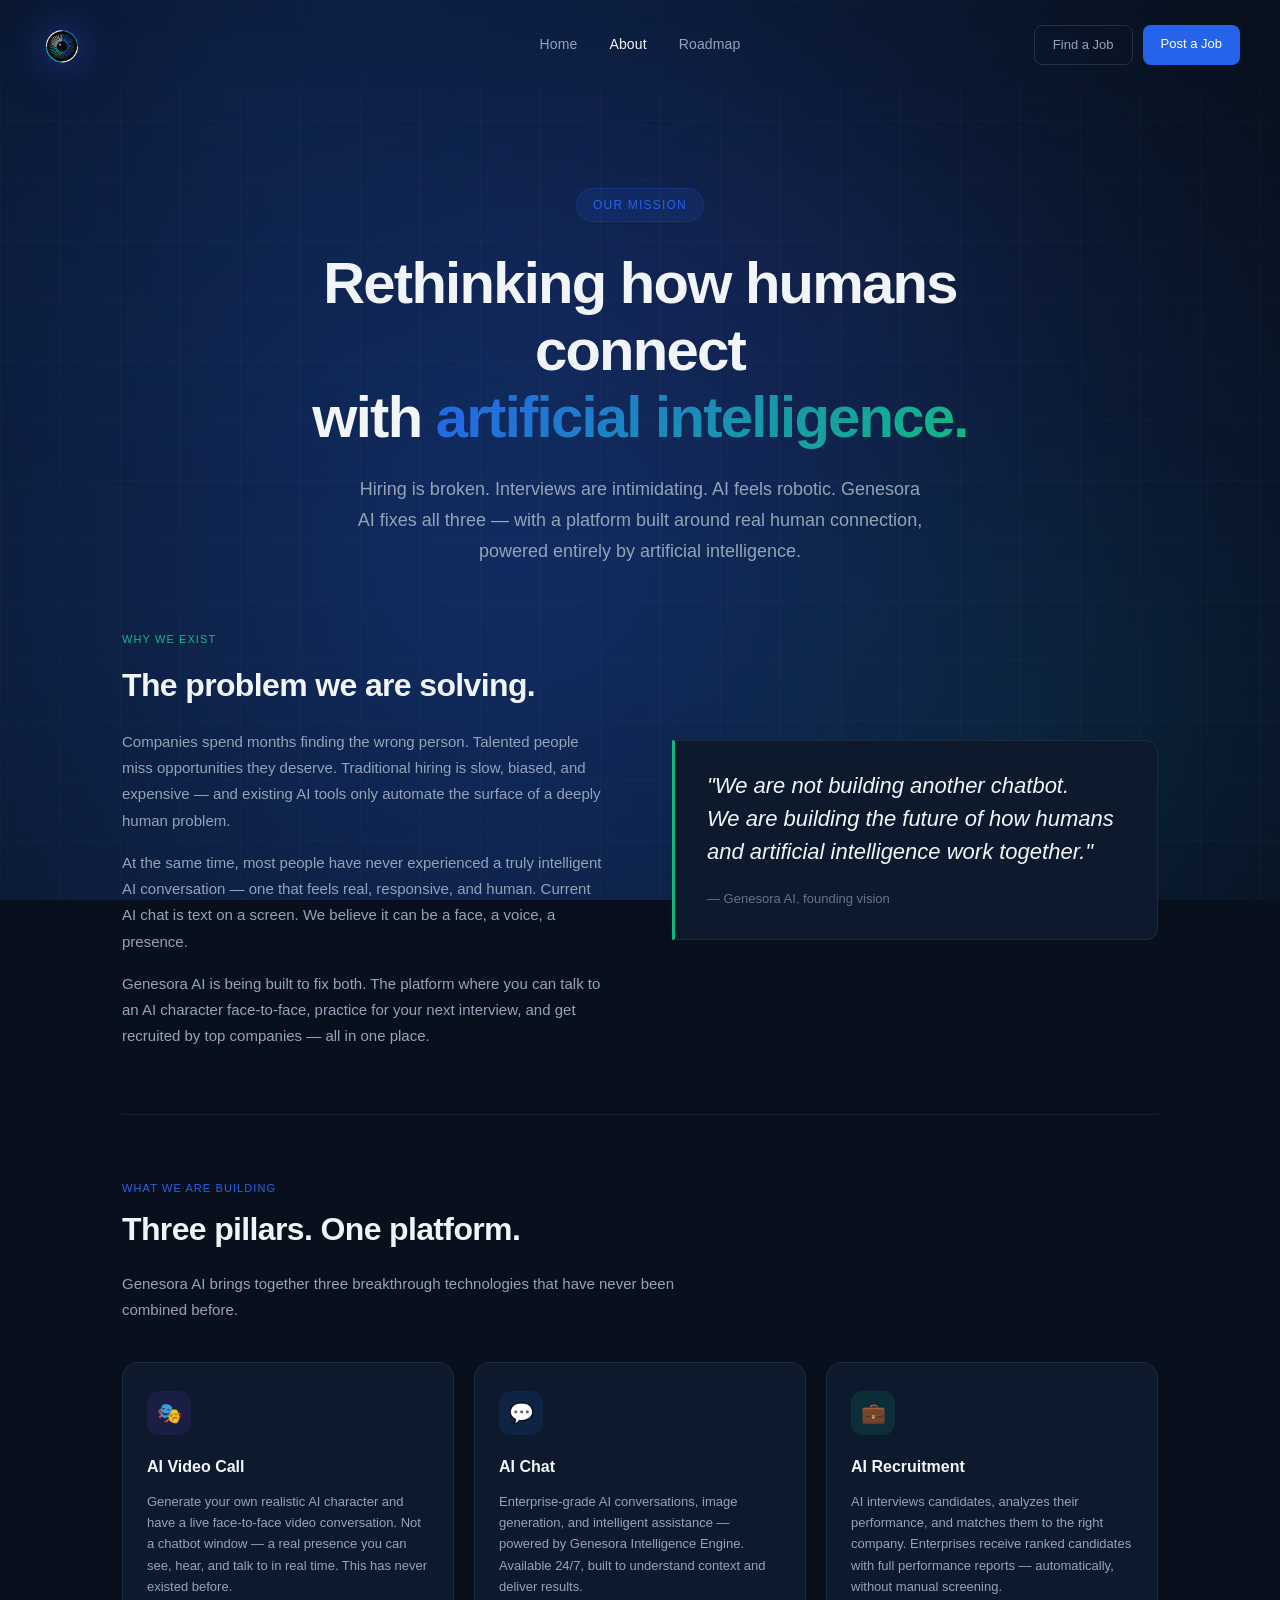
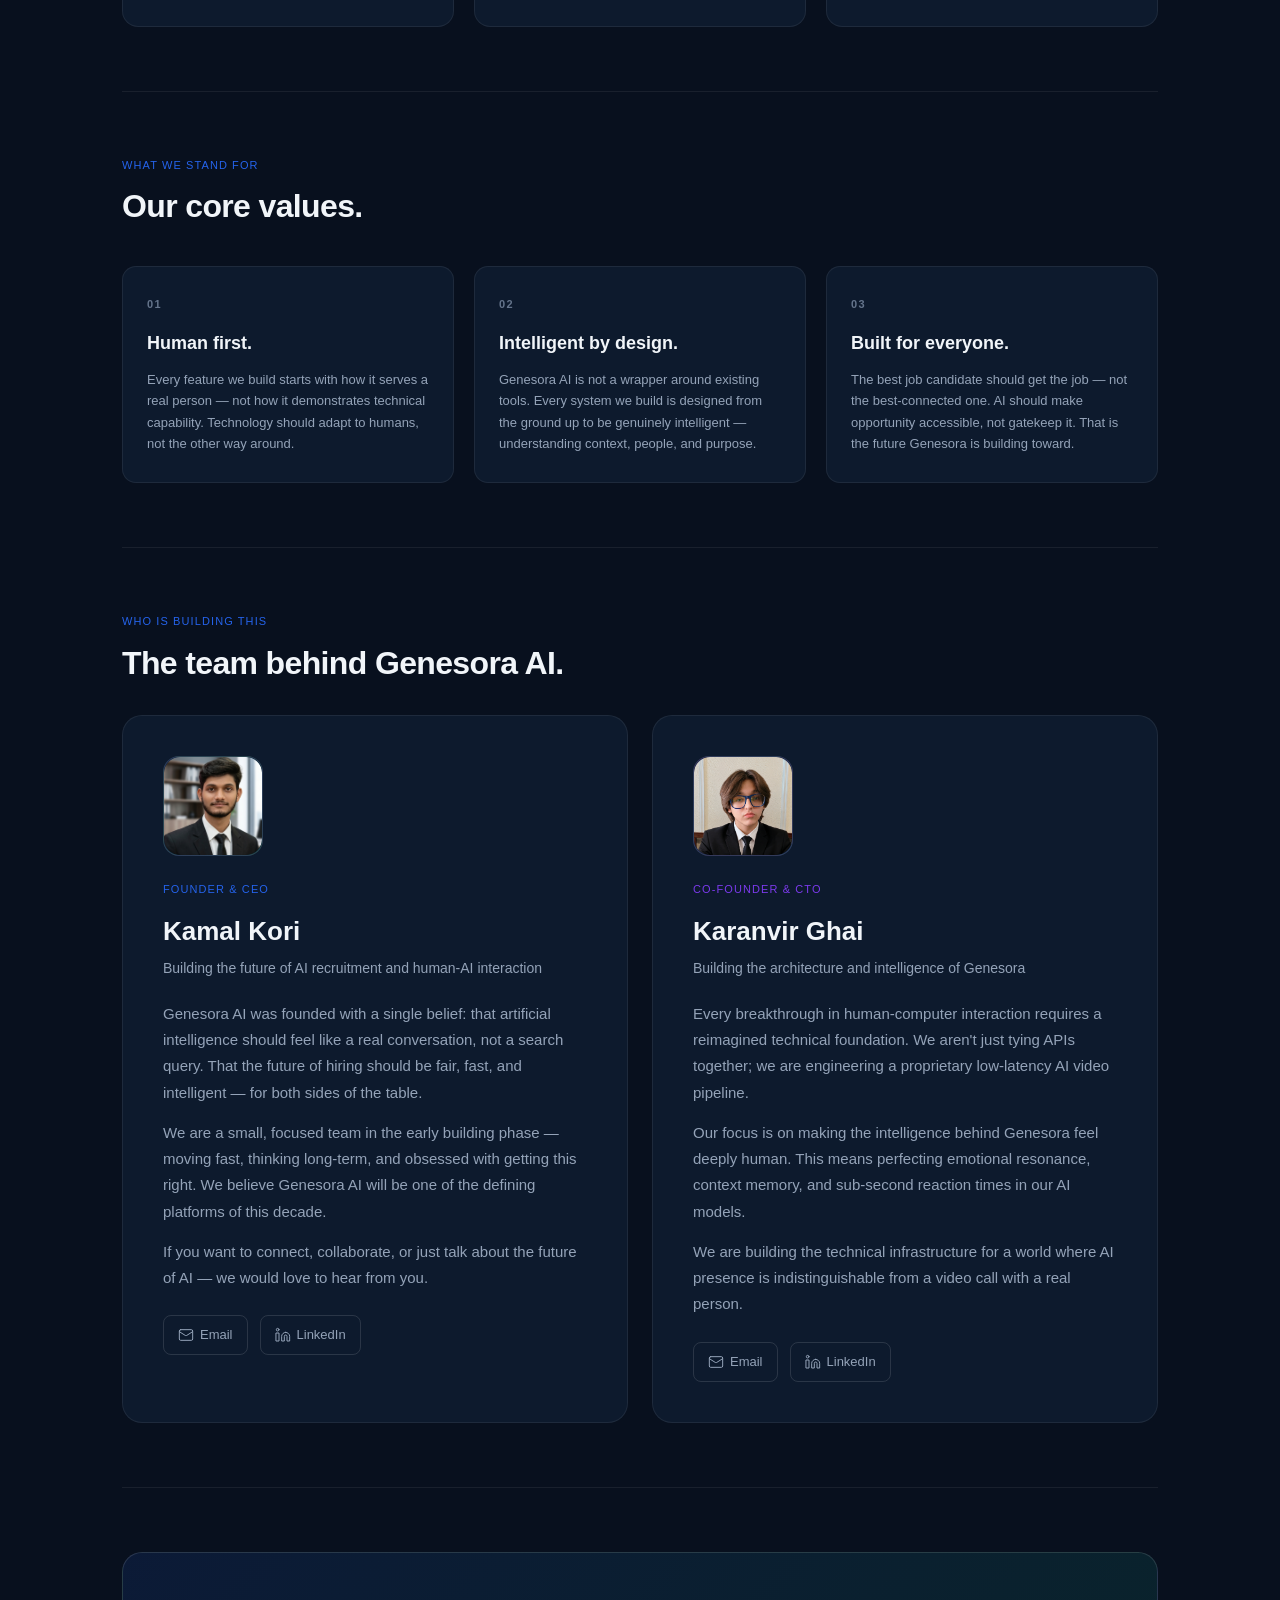
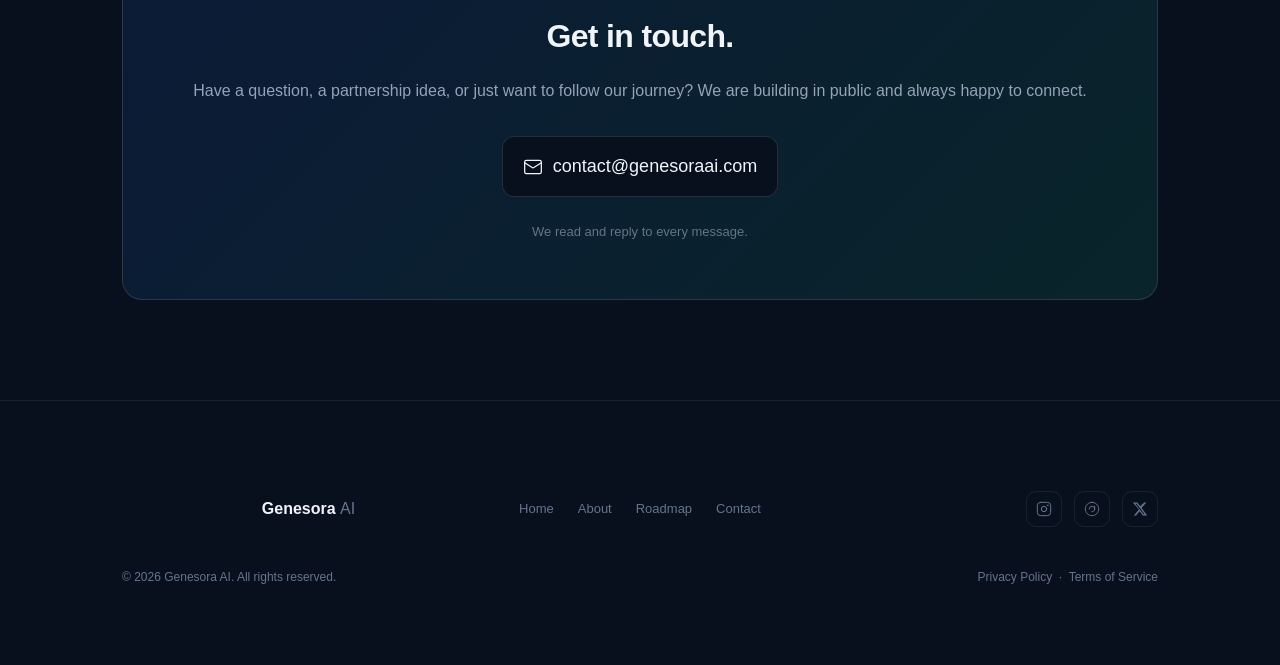
<file: about.html>
<!DOCTYPE html>
<html lang="en">
<head>
  <meta charset="UTF-8" />
  <meta http-equiv="Content-Security-Policy" content="default-src 'none'; script-src 'self'; style-src 'self' 'unsafe-inline' https://fonts.googleapis.com; font-src 'self' https://fonts.gstatic.com; img-src 'self' data:; connect-src 'self' https://script.google.com https://script.googleusercontent.com; manifest-src 'self'; form-action 'none'; base-uri 'self'; object-src 'none'" />
  <meta name="referrer" content="strict-origin-when-cross-origin" />
  <script src="genesora-guard.js"></script>
  <meta name="viewport" content="width=device-width, initial-scale=1.0" />
  <title>About — Genesora AI</title>
  <meta name="description" content="Genesora AI is rethinking how humans connect with artificial intelligence — and how companies find the people they need. Learn our mission, story, and vision." />
  <meta name="keywords" content="Genesora AI, about, AI recruitment platform, AI video call, artificial intelligence, mission" />
  <meta property="og:title" content="About — Genesora AI" />
  <meta property="og:description" content="Rethinking how humans connect with artificial intelligence — and how companies find the people they need." />
  <meta property="og:image" content="https://genesoraai.com/og-image.png" />
  <meta property="og:image:width" content="1200" />
  <meta property="og:image:height" content="630" />
  <meta name="twitter:card" content="summary_large_image" />
  <meta name="twitter:image" content="https://genesoraai.com/og-image.png" />
  <link rel="icon" type="image/png" href="/favicon-96x96.png" sizes="96x96" />
  <link rel="icon" type="image/png" href="/favicon-192x192.png" sizes="192x192" />
  <link rel="shortcut icon" href="/favicon.ico" />
  <link rel="apple-touch-icon" sizes="180x180" href="/apple-touch-icon.png" />
  <link rel="manifest" href="/site.webmanifest" />
  <link rel="stylesheet" href="style.css" />
  <link rel="preconnect" href="https://fonts.googleapis.com" />
  <link rel="preconnect" href="https://fonts.gstatic.com" crossorigin />
  <link href="https://fonts.googleapis.com/css2?family=Sora:wght@300;400;500;600;700&family=DM+Sans:ital,wght@0,300;0,400;0,500;1,300;1,400&display=swap" rel="stylesheet" />
  <style>
    *, *::before, *::after { box-sizing: border-box; margin: 0; padding: 0; }

    :root {
      --bg:        #08101e;
      --bg2:       #0d1a2d;
      --bg3:       #111f33;
      --border:    rgba(255,255,255,0.07);
      --border2:   rgba(255,255,255,0.12);
      --blue:      #2563eb;
      --blue-soft: rgba(37,99,235,0.12);
      --green:     #10b981;
      --green-soft:rgba(16,185,129,0.12);
      --purple:    #7c3aed;
      --purple-soft:rgba(124,58,237,0.12);
      --text:      #f1f5f9;
      --text2:     #94a3b8;
      --text3:     #64748b;
      --font-head: 'Sora', sans-serif;
      --font-body: 'DM Sans', sans-serif;
    }

    html { scroll-behavior: smooth; }

    body {
      background: var(--bg);
      color: var(--text);
      font-family: var(--font-body);
      font-size: 16px;
      line-height: 1.7;
      min-height: 100vh;
      overflow-x: hidden;
    }

    .background-layer {
      position: fixed;
      inset: 0;
      z-index: 0;
      pointer-events: none;
    }
    .background-layer::before {
      content: '';
      position: absolute;
      inset: 0;
      background:
        radial-gradient(ellipse 800px 600px at 20% 10%, rgba(37,99,235,0.07) 0%, transparent 70%),
        radial-gradient(ellipse 600px 500px at 80% 80%, rgba(16,185,129,0.05) 0%, transparent 70%),
        radial-gradient(ellipse 500px 400px at 60% 30%, rgba(124,58,237,0.04) 0%, transparent 70%);
    }
    .grid-overlay {
      position: absolute;
      inset: 0;
      background-image:
        linear-gradient(rgba(255,255,255,0.018) 1px, transparent 1px),
        linear-gradient(90deg, rgba(255,255,255,0.018) 1px, transparent 1px);
      background-size: 60px 60px;
    }

    .site-header {
      position: fixed;
      top: 0; left: 0; right: 0;
      z-index: 100;
      background: transparent;
      border: none;
    }
    .nav {
      max-width: 1300px;
      margin: 0 auto;
      padding: 24px 40px;
      display: flex;
      align-items: center;
      justify-content: space-between;
      position: relative;
    }
    .logo { height: 42px; width: auto; display: block; position: relative; z-index: 2; }
    .nav-links {
      display: flex;
      align-items: center;
      gap: 32px;
      position: absolute;
      left: 50%;
      transform: translateX(-50%);
    }
    .nav-links a {
      font-family: var(--font-body);
      font-size: 14px;
      font-weight: 400;
      color: var(--text2);
      text-decoration: none;
      letter-spacing: 0.01em;
      transition: color 0.2s;
    }
    .nav-links a:hover, .nav-links a.active { color: var(--text); }
    .nav-cta-group { display: flex; gap: 10px; }
    .nav-btn {
      font-family: var(--font-body);
      font-size: 13px;
      font-weight: 500;
      padding: 8px 18px;
      border-radius: 8px;
      text-decoration: none;
      cursor: pointer;
      transition: all 0.2s;
      border: none;
      white-space: nowrap;
    }
    .nav-btn-outline {
      background: transparent;
      border: 1px solid var(--border2);
      color: var(--text2);
    }
    .nav-btn-outline:hover { border-color: var(--blue); color: var(--text); }
    .nav-btn-primary { background: var(--blue); color: #fff; }
    .nav-btn-primary:hover { background: #1d4ed8; }

    main { position: relative; z-index: 1; padding-top: 68px; }

    .page-hero {
      max-width: 800px;
      margin: 0 auto;
      padding: 120px 32px 64px;
      text-align: center;
    }
    .page-label {
      display: inline-flex;
      align-items: center;
      gap: 8px;
      font-family: var(--font-body);
      font-size: 12px;
      font-weight: 500;
      letter-spacing: 0.1em;
      text-transform: uppercase;
      color: var(--blue);
      background: var(--blue-soft);
      border: 1px solid rgba(37,99,235,0.2);
      border-radius: 100px;
      padding: 6px 16px;
      margin-bottom: 28px;
    }
    .page-hero h1 {
      font-family: var(--font-head);
      font-size: clamp(36px, 5vw, 58px);
      font-weight: 600;
      line-height: 1.15;
      letter-spacing: -0.03em;
      color: var(--text);
      margin-bottom: 24px;
    }
    .page-hero h1 em {
      font-style: normal;
      background: linear-gradient(135deg, var(--blue) 0%, var(--green) 100%);
      -webkit-background-clip: text;
      -webkit-text-fill-color: transparent;
      background-clip: text;
    }
    .page-hero p {
      font-size: 18px;
      color: var(--text2);
      max-width: 580px;
      margin: 0 auto;
      line-height: 1.7;
    }

    .content-wrap { max-width: 1100px; margin: 0 auto; padding: 0 32px 100px; }

    .section-divider { width: 100%; height: 1px; background: var(--border); margin: 64px 0; }

    .mission-block { display: grid; grid-template-columns: 1fr 1fr; gap: 64px; align-items: center; }
    .mission-label {
      font-family: var(--font-body);
      font-size: 11px;
      font-weight: 500;
      letter-spacing: 0.1em;
      text-transform: uppercase;
      color: var(--green);
      margin-bottom: 16px;
    }
    .mission-block h2 {
      font-family: var(--font-head);
      font-size: 32px;
      font-weight: 600;
      letter-spacing: -0.02em;
      line-height: 1.25;
      color: var(--text);
      margin-bottom: 24px;
    }
    .mission-block p { font-size: 15px; color: var(--text2); margin-bottom: 16px; line-height: 1.75; }
    .mission-block p:last-child { margin-bottom: 0; }
    .mission-quote {
      background: var(--bg2);
      border: 1px solid var(--border);
      border-left: 3px solid var(--green);
      border-radius: 0 12px 12px 0;
      padding: 28px 32px;
    }
    .mission-quote blockquote {
      font-family: var(--font-head);
      font-size: 22px;
      font-weight: 400;
      color: var(--text);
      line-height: 1.5;
      font-style: italic;
      margin-bottom: 16px;
    }
    .mission-quote cite { font-size: 13px; color: var(--text3); font-style: normal; }

    .pillars-grid { display: grid; grid-template-columns: repeat(3, 1fr); gap: 20px; margin-top: 40px; }
    .pillar-card {
      background: var(--bg2);
      border: 1px solid var(--border);
      border-radius: 16px;
      padding: 28px 24px;
      transition: border-color 0.3s, transform 0.3s;
    }
    .pillar-card:hover { border-color: var(--border2); transform: translateY(-3px); }
    .pillar-icon { width: 44px; height: 44px; border-radius: 12px; display: flex; align-items: center; justify-content: center; font-size: 20px; margin-bottom: 18px; }
    .pillar-card h3 { font-family: var(--font-head); font-size: 16px; font-weight: 600; color: var(--text); margin-bottom: 10px; }
    .pillar-card p { font-size: 13px; color: var(--text2); line-height: 1.65; }

    .values-grid { display: grid; grid-template-columns: repeat(3, 1fr); gap: 20px; margin-top: 40px; }
    .value-card { background: var(--bg2); border: 1px solid var(--border); border-radius: 14px; padding: 28px 24px; }
    .value-num { font-family: var(--font-head); font-size: 11px; font-weight: 600; letter-spacing: 0.12em; text-transform: uppercase; color: var(--text3); margin-bottom: 14px; }
    .value-card h3 { font-family: var(--font-head); font-size: 18px; font-weight: 600; color: var(--text); margin-bottom: 10px; }
    .value-card p { font-size: 13px; color: var(--text2); line-height: 1.65; }

    .founders-grid { display: grid; grid-template-columns: repeat(2, 1fr); gap: 24px; margin-top: 32px; }
    .founder-card {
      background: var(--bg2);
      border: 1px solid var(--border);
      border-radius: 20px;
      padding: 40px;
      display: flex;
      flex-direction: column;
      align-items: flex-start;
      gap: 24px;
    }
    .founder-avatar {
      width: 100px; height: 100px;
      border-radius: 16px;
      background: linear-gradient(135deg, var(--blue-soft), var(--green-soft));
      border: 1px solid var(--border2);
      display: flex;
      align-items: center;
      justify-content: center;
      font-family: var(--font-head);
      font-size: 40px;
      font-weight: 600;
      color: var(--blue);
      flex-shrink: 0;
      overflow: hidden;
    }
    .founder-avatar img { width: 100%; height: 100%; object-fit: cover; border-radius: 16px; display: block; }
    .founder-label { font-size: 11px; font-weight: 500; letter-spacing: 0.1em; text-transform: uppercase; color: var(--blue); margin-bottom: 10px; }
    .founder-name { font-family: var(--font-head); font-size: 26px; font-weight: 600; color: var(--text); margin-bottom: 4px; }
    .founder-role { font-size: 14px; color: var(--text2); margin-bottom: 20px; }
    .founder-bio p { font-size: 15px; color: var(--text2); line-height: 1.75; margin-bottom: 14px; }
    .founder-bio p:last-child { margin-bottom: 0; }
    .founder-links { display: flex; gap: 12px; margin-top: 24px; flex-wrap: wrap; }
    .founder-link {
      display: inline-flex;
      align-items: center;
      gap: 6px;
      font-size: 13px;
      font-weight: 500;
      color: var(--text2);
      text-decoration: none;
      border: 1px solid var(--border2);
      border-radius: 8px;
      padding: 8px 14px;
      transition: all 0.2s;
    }
    .founder-link:hover { color: var(--text); border-color: var(--blue); }
    .founder-link svg { width: 16px; height: 16px; }

    .contact-block {
      background: linear-gradient(135deg, var(--blue-soft) 0%, var(--green-soft) 100%);
      border: 1px solid var(--border2);
      border-radius: 20px;
      padding: 56px 48px;
      text-align: center;
    }
    .contact-block h2 { font-family: var(--font-head); font-size: 32px; font-weight: 600; color: var(--text); margin-bottom: 14px; letter-spacing: -0.02em; }
    .contact-block p { font-size: 16px; color: var(--text2); margin-bottom: 32px; }
    .contact-email {
      display: inline-flex;
      align-items: center;
      gap: 10px;
      background: var(--bg);
      border: 1px solid var(--border2);
      border-radius: 12px;
      padding: 14px 20px;
      font-family: var(--font-head);
      font-size: clamp(14px, 4vw, 18px);
      font-weight: 500;
      color: var(--text);
      text-decoration: none;
      transition: all 0.2s;
      margin-bottom: 24px;
      word-break: break-all;
      max-width: 100%;
    }
    .contact-email:hover { border-color: var(--blue); color: var(--blue); }
    .contact-note { font-size: 13px; color: var(--text3); }

    .section-heading { margin-bottom: 8px; }
    .section-heading .sh-label { font-size: 11px; font-weight: 500; letter-spacing: 0.1em; text-transform: uppercase; color: var(--blue); margin-bottom: 12px; }
    .section-heading h2 { font-family: var(--font-head); font-size: 32px; font-weight: 600; color: var(--text); letter-spacing: -0.02em; line-height: 1.25; }
    .section-heading p { font-size: 15px; color: var(--text2); margin-top: 12px; max-width: 560px; line-height: 1.7; }

    .site-footer { position: relative; z-index: 1; border-top: 1px solid var(--border); background: var(--bg); }
    .footer-inner {
      max-width: 1100px;
      margin: 0 auto;
      padding: 40px 32px;
      display: grid;
      grid-template-columns: 1fr auto 1fr;
      align-items: center;
      gap: 24px;
    }
    .footer-brand { font-family: var(--font-head); font-size: 16px; font-weight: 600; color: var(--text); }
    .footer-brand span { font-weight: 300; color: var(--text3); }
    .footer-links { display: flex; gap: 24px; align-items: center; }
    .footer-links a { font-size: 13px; color: var(--text3); text-decoration: none; transition: color 0.2s; }
    .footer-links a:hover { color: var(--text); }
    .footer-social { display: flex; gap: 12px; justify-content: flex-end; align-items: center; }
    .social-btn {
      width: 36px; height: 36px;
      border-radius: 10px;
      border: 1px solid var(--border);
      display: flex; align-items: center; justify-content: center;
      color: var(--text3);
      text-decoration: none;
      font-size: 14px;
      transition: all 0.2s;
    }
    .social-btn:hover { border-color: var(--border2); color: var(--text); }
    .footer-bottom {
      max-width: 1100px;
      margin: 0 auto;
      padding: 0 32px 28px;
      display: flex;
      justify-content: space-between;
      align-items: center;
    }
    .footer-bottom p { font-size: 12px; color: var(--text3); }
    .footer-bottom a { color: var(--text3); text-decoration: none; transition: color 0.2s; }
    .footer-bottom a:hover { color: var(--text2); }

    .fade-in { opacity: 0; transform: translateY(24px); animation: fadeUp 0.7s ease forwards; }
    .fade-in-delay-1 { animation-delay: 0.15s; }
    .fade-in-delay-2 { animation-delay: 0.3s; }
    .fade-in-delay-3 { animation-delay: 0.45s; }
    @keyframes fadeUp { to { opacity: 1; transform: translateY(0); } }
    .scroll-reveal { opacity: 0; transform: translateY(32px); transition: opacity 0.6s ease, transform 0.6s ease; }
    .scroll-reveal.visible { opacity: 1; transform: translateY(0); }

    @media (max-width: 900px) {
      .mission-block { grid-template-columns: 1fr; gap: 40px; }
      .pillars-grid { grid-template-columns: 1fr; }
      .values-grid { grid-template-columns: 1fr; }
      .founders-grid { grid-template-columns: 1fr; }
      .founder-card { padding: 32px; }
      .footer-inner { grid-template-columns: 1fr; text-align: center; }
      .footer-social { justify-content: center; }
      .footer-bottom { flex-direction: column; gap: 8px; text-align: center; }
      .nav-links { display: none; }
    }
    @media (max-width: 600px) {
      .nav { padding: 16px 20px; gap: 16px; }
      .nav-cta-group { display: none; }
      .page-hero { padding: 90px 20px 48px; }
      .content-wrap { padding: 0 20px 80px; }
      .founder-card { padding: 24px; }
      .contact-block { padding: 36px 24px; }
      .footer-inner { padding: 32px 20px; }
    }
  </style>
</head>
<body>

  <div class="background-layer">
    <div class="grid-overlay"></div>
  </div>

  <header class="site-header">
    <div class="nav">
      <a href="index.html">
        <img src="favicon.png" alt="Genesora AI" class="logo" />
      </a>
      <div class="nav-links">
        <a href="index.html">Home</a>
        <a href="about.html" class="active">About</a>
        <a href="roadmap.html">Roadmap</a>
      </div>
      <div class="nav-cta-group">
        <a href="index.html#pre-register" class="nav-btn nav-btn-outline">Find a Job</a>
        <a href="index.html#pre-register-enterprise" class="nav-btn nav-btn-primary">Post a Job</a>
      </div>
    </div>
  </header>

  <main>

    <div class="page-hero">
      <div class="page-label fade-in">Our mission</div>
      <h1 class="fade-in fade-in-delay-1">
        Rethinking how humans connect<br />
        with <em>artificial intelligence.</em>
      </h1>
      <p class="fade-in fade-in-delay-2">
        Hiring is broken. Interviews are intimidating. AI feels robotic.
        Genesora AI fixes all three — with a platform built around real
        human connection, powered entirely by artificial intelligence.
      </p>
    </div>

    <div class="content-wrap">

      <div class="mission-block scroll-reveal">
        <div>
          <div class="mission-label">Why we exist</div>
          <h2>The problem we are solving.</h2>
          <p>
            Companies spend months finding the wrong person. Talented people miss
            opportunities they deserve. Traditional hiring is slow, biased, and expensive
            — and existing AI tools only automate the surface of a deeply human problem.
          </p>
          <p>
            At the same time, most people have never experienced a truly intelligent
            AI conversation — one that feels real, responsive, and human. Current
            AI chat is text on a screen. We believe it can be a face, a voice, a presence.
          </p>
          <p>
            Genesora AI is being built to fix both. The platform where you can talk
            to an AI character face-to-face, practice for your next interview, and get
            recruited by top companies — all in one place.
          </p>
        </div>
        <div class="mission-quote">
          <blockquote>
            "We are not building another chatbot.<br />
            We are building the future of how humans<br />
            and artificial intelligence work together."
          </blockquote>
          <cite>— Genesora AI, founding vision</cite>
        </div>
      </div>

      <div class="section-divider"></div>

      <div class="section-heading scroll-reveal">
        <div class="sh-label">What we are building</div>
        <h2>Three pillars. One platform.</h2>
        <p>Genesora AI brings together three breakthrough technologies that have never been combined before.</p>
      </div>

      <div class="pillars-grid">
        <div class="pillar-card scroll-reveal">
          <div class="pillar-icon" style="background:rgba(124,58,237,0.12);">🎭</div>
          <h3>AI Video Call</h3>
          <p>Generate your own realistic AI character and have a live face-to-face video conversation. Not a chatbot window — a real presence you can see, hear, and talk to in real time. This has never existed before.</p>
        </div>
        <div class="pillar-card scroll-reveal">
          <div class="pillar-icon" style="background:rgba(37,99,235,0.12);">💬</div>
          <h3>AI Chat</h3>
          <p>Enterprise-grade AI conversations, image generation, and intelligent assistance — powered by Genesora Intelligence Engine. Available 24/7, built to understand context and deliver results.</p>
        </div>
        <div class="pillar-card scroll-reveal">
          <div class="pillar-icon" style="background:rgba(16,185,129,0.12);">💼</div>
          <h3>AI Recruitment</h3>
          <p>AI interviews candidates, analyzes their performance, and matches them to the right company. Enterprises receive ranked candidates with full performance reports — automatically, without manual screening.</p>
        </div>
      </div>

      <div class="section-divider"></div>

      <div class="section-heading scroll-reveal">
        <div class="sh-label">What we stand for</div>
        <h2>Our core values.</h2>
      </div>

      <div class="values-grid">
        <div class="value-card scroll-reveal">
          <div class="value-num">01</div>
          <h3>Human first.</h3>
          <p>Every feature we build starts with how it serves a real person — not how it demonstrates technical capability. Technology should adapt to humans, not the other way around.</p>
        </div>
        <div class="value-card scroll-reveal">
          <div class="value-num">02</div>
          <h3>Intelligent by design.</h3>
          <p>Genesora AI is not a wrapper around existing tools. Every system we build is designed from the ground up to be genuinely intelligent — understanding context, people, and purpose.</p>
        </div>
        <div class="value-card scroll-reveal">
          <div class="value-num">03</div>
          <h3>Built for everyone.</h3>
          <p>The best job candidate should get the job — not the best-connected one. AI should make opportunity accessible, not gatekeep it. That is the future Genesora is building toward.</p>
        </div>
      </div>

      <div class="section-divider"></div>

      <div class="section-heading scroll-reveal">
        <div class="sh-label">Who is building this</div>
        <h2>The team behind Genesora AI.</h2>
      </div>

      <div class="founders-grid">

        <div class="founder-card scroll-reveal">
          <div class="founder-avatar">
            <img src="kamal-kori.png" alt="Kamal Kori" data-fallback="K" />
          </div>
          <div>
            <div class="founder-label">Founder & CEO</div>
            <div class="founder-name">Kamal Kori</div>
            <div class="founder-role">Building the future of AI recruitment and human-AI interaction</div>
            <div class="founder-bio">
              <p>Genesora AI was founded with a single belief: that artificial intelligence should feel like a real conversation, not a search query. That the future of hiring should be fair, fast, and intelligent — for both sides of the table.</p>
              <p>We are a small, focused team in the early building phase — moving fast, thinking long-term, and obsessed with getting this right. We believe Genesora AI will be one of the defining platforms of this decade.</p>
              <p>If you want to connect, collaborate, or just talk about the future of AI — we would love to hear from you.</p>
            </div>
            <div class="founder-links">
              <a href="mailto:indgenkori@gmail.com" class="founder-link">
                <svg viewBox="0 0 24 24" fill="none" stroke="currentColor" stroke-width="1.5" stroke-linecap="round" stroke-linejoin="round"><rect x="2" y="4" width="20" height="16" rx="2"/><path d="m22 7-8.97 5.7a1.94 1.94 0 0 1-2.06 0L2 7"/></svg>
                Email
              </a>
              <a href="https://www.linkedin.com/in/kori-kamal-57b86b269 " target="_blank" rel="noopener" class="founder-link">
                <svg viewBox="0 0 24 24" fill="none" stroke="currentColor" stroke-width="1.5" stroke-linecap="round" stroke-linejoin="round"><path d="M16 8a6 6 0 0 1 6 6v7h-4v-7a2 2 0 0 0-2-2 2 2 0 0 0-2 2v7h-4v-7a6 6 0 0 1 6-6z"/><rect x="2" y="9" width="4" height="12"/><circle cx="4" cy="4" r="2"/></svg>
                LinkedIn
              </a>
            </div>
          </div>
        </div>

        <div class="founder-card scroll-reveal fade-in-delay-1">
          <div class="founder-avatar" style="background: linear-gradient(135deg, var(--purple-soft), var(--blue-soft)); color: var(--purple);">
            <img src="karanvir-ghai.png" alt="Karanvir Ghai" data-fallback="K" />
          </div>
          <div>
            <div class="founder-label" style="color: var(--purple);">Co-founder & CTO</div>
            <div class="founder-name">Karanvir Ghai</div>
            <div class="founder-role">Building the architecture and intelligence of Genesora</div>
            <div class="founder-bio">
              <p>Every breakthrough in human-computer interaction requires a reimagined technical foundation. We aren't just tying APIs together; we are engineering a proprietary low-latency AI video pipeline.</p>
              <p>Our focus is on making the intelligence behind Genesora feel deeply human. This means perfecting emotional resonance, context memory, and sub-second reaction times in our AI models.</p>
              <p>We are building the technical infrastructure for a world where AI presence is indistinguishable from a video call with a real person.</p>
            </div>
            <div class="founder-links">
              <a href="mailto:ghaikaranvir@outlook.com" class="founder-link">
                <svg viewBox="0 0 24 24" fill="none" stroke="currentColor" stroke-width="1.5" stroke-linecap="round" stroke-linejoin="round"><rect x="2" y="4" width="20" height="16" rx="2"/><path d="m22 7-8.97 5.7a1.94 1.94 0 0 1-2.06 0L2 7"/></svg>
                Email
              </a>
              <a href="https://www.linkedin.com/in/karanvir-ghai-189909413 " target="_blank" rel="noopener" class="founder-link">
                <svg viewBox="0 0 24 24" fill="none" stroke="currentColor" stroke-width="1.5" stroke-linecap="round" stroke-linejoin="round"><path d="M16 8a6 6 0 0 1 6 6v7h-4v-7a2 2 0 0 0-2-2 2 2 0 0 0-2 2v7h-4v-7a6 6 0 0 1 6-6z"/><rect x="2" y="9" width="4" height="12"/><circle cx="4" cy="4" r="2"/></svg>
                LinkedIn
              </a>
            </div>
          </div>
        </div>

      </div>

      <div class="section-divider"></div>

      <div class="contact-block scroll-reveal">
        <h2>Get in touch.</h2>
        <p>Have a question, a partnership idea, or just want to follow our journey? We are building in public and always happy to connect.</p>
        <div>
          <a href="mailto:contact@genesoraai.com" class="contact-email">
            <svg width="20" height="20" viewBox="0 0 24 24" fill="none" stroke="currentColor" stroke-width="1.5" stroke-linecap="round" stroke-linejoin="round"><rect x="2" y="4" width="20" height="16" rx="2"/><path d="m22 7-8.97 5.7a1.94 1.94 0 0 1-2.06 0L2 7"/></svg>
            contact@genesoraai.com
          </a>
        </div>
        <div class="contact-note">We read and reply to every message.</div>
      </div>

    </div>
  </main>

  <footer class="site-footer">
    <div class="footer-inner">
      <div>
        <div class="footer-brand">Genesora <span>AI</span></div>
      </div>
      <div class="footer-links">
        <a href="index.html">Home</a>
        <a href="about.html">About</a>
        <a href="roadmap.html">Roadmap</a>
        <a href="mailto:contact@genesoraai.com">Contact</a>
      </div>
      <div class="footer-social">
        <a href="https://www.instagram.com/genesoraofficial" target="_blank" rel="noopener" class="social-btn" aria-label="Instagram">
          <svg width="16" height="16" viewBox="0 0 24 24" fill="none" stroke="currentColor" stroke-width="1.5" stroke-linecap="round" stroke-linejoin="round"><rect x="2" y="2" width="20" height="20" rx="5"/><circle cx="12" cy="12" r="4"/><circle cx="17.5" cy="6.5" r="0.5" fill="currentColor"/></svg>
        </a>
        <a href="https://www.threads.com/@genesora_ai" target="_blank" rel="noopener" class="social-btn" aria-label="Threads">
          <svg width="16" height="16" viewBox="0 0 24 24" fill="none" stroke="currentColor" stroke-width="1.5" stroke-linecap="round" stroke-linejoin="round"><path d="M12 2C6.48 2 2 6.48 2 12s4.48 10 10 10 10-4.48 10-10S17.52 2 12 2z"/><path d="M8 12c0-2.21 1.79-4 4-4s4 1.79 4 4-1.79 4-4 4"/><path d="M16 8v4"/></svg>
        </a>
        <a href="https://x.com/Genesora_ai" target="_blank" rel="noopener" class="social-btn" aria-label="X (Twitter)">
          <svg width="16" height="16" viewBox="0 0 24 24" fill="currentColor"><path d="M18.244 2.25h3.308l-7.227 8.26 8.502 11.24H16.17l-4.714-6.231-5.401 6.231H2.748l7.73-8.835L1.254 2.25H8.08l4.253 5.622zm-1.161 17.52h1.833L7.084 4.126H5.117z"/></svg>
        </a>
      </div>
    </div>
    <div class="footer-bottom">
      <p>© 2026 Genesora AI. All rights reserved.</p>
      <p>
        <a href="privacy-policy.html">Privacy Policy</a>
        &nbsp;·&nbsp;
        <a href="#">Terms of Service</a>
      </p>
    </div>
  </footer>

  <script src="genesora-about.js"></script>

</body>
</html>
</file>
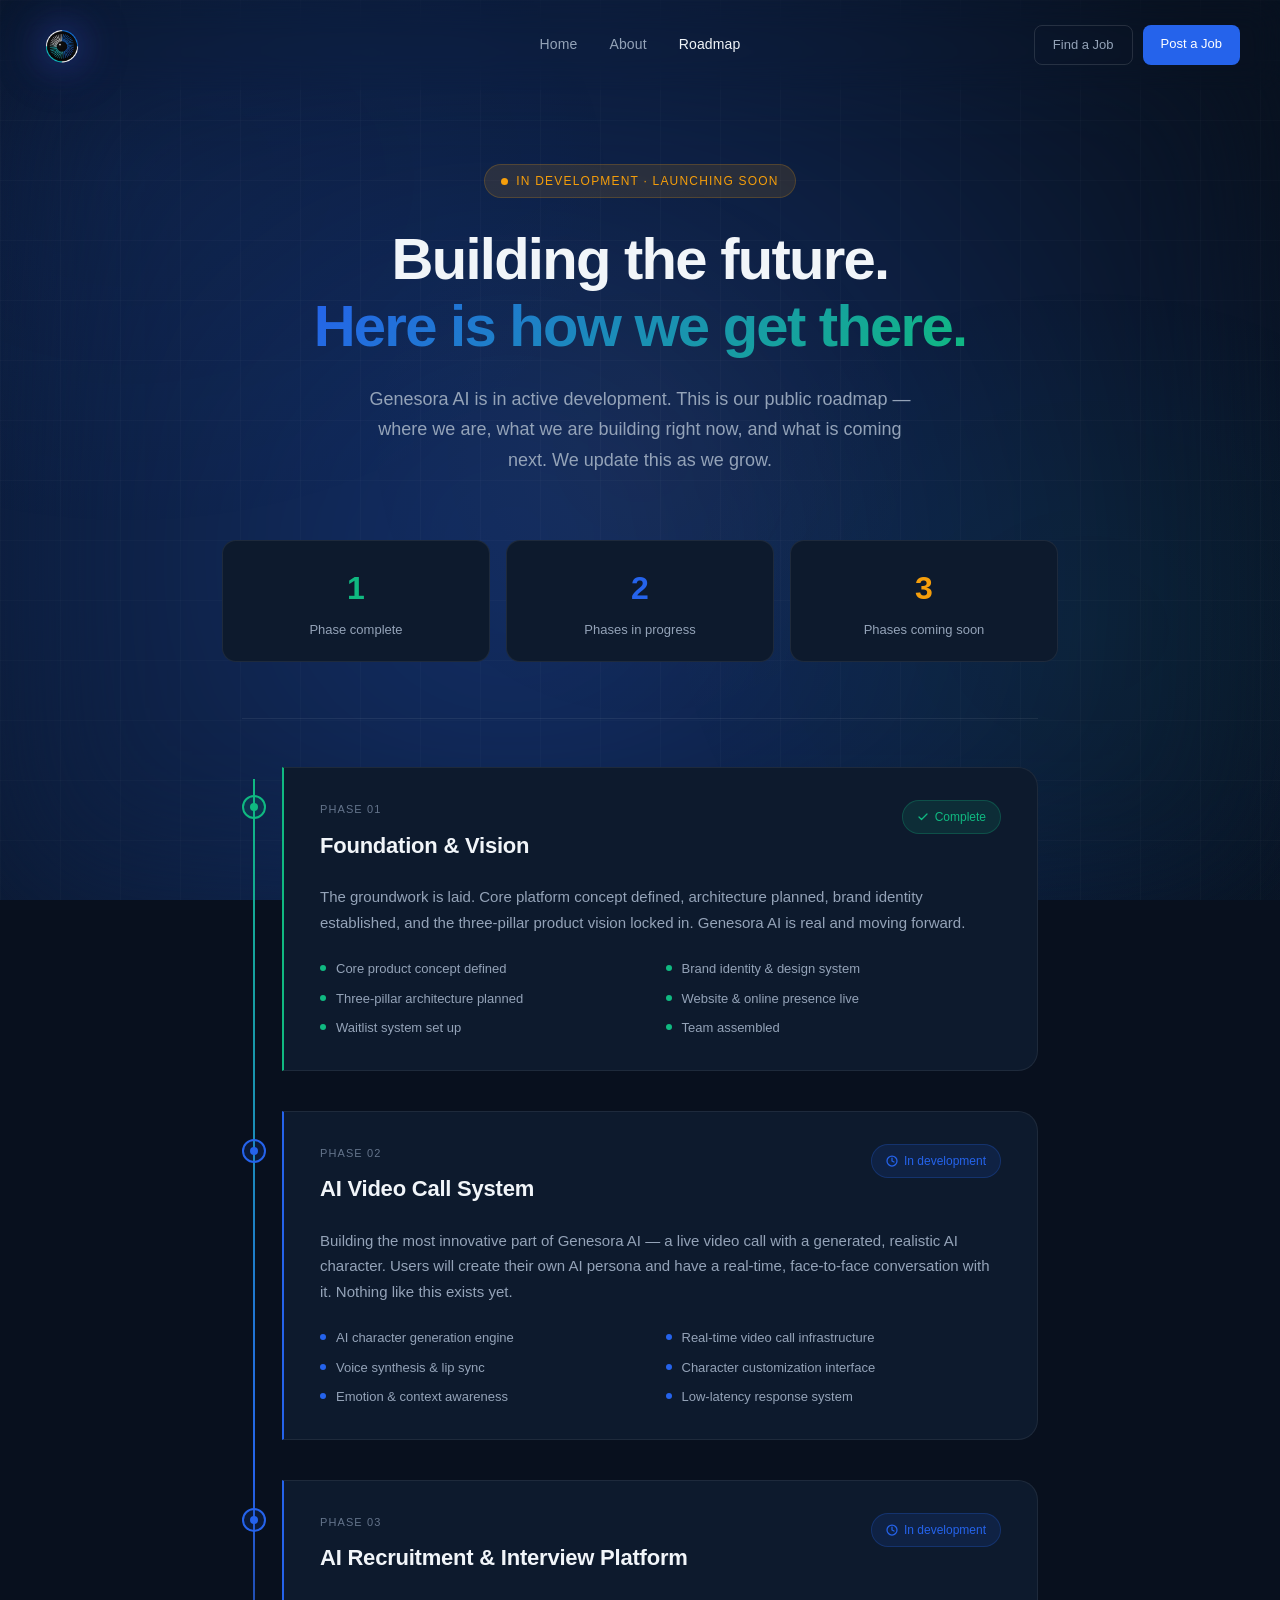
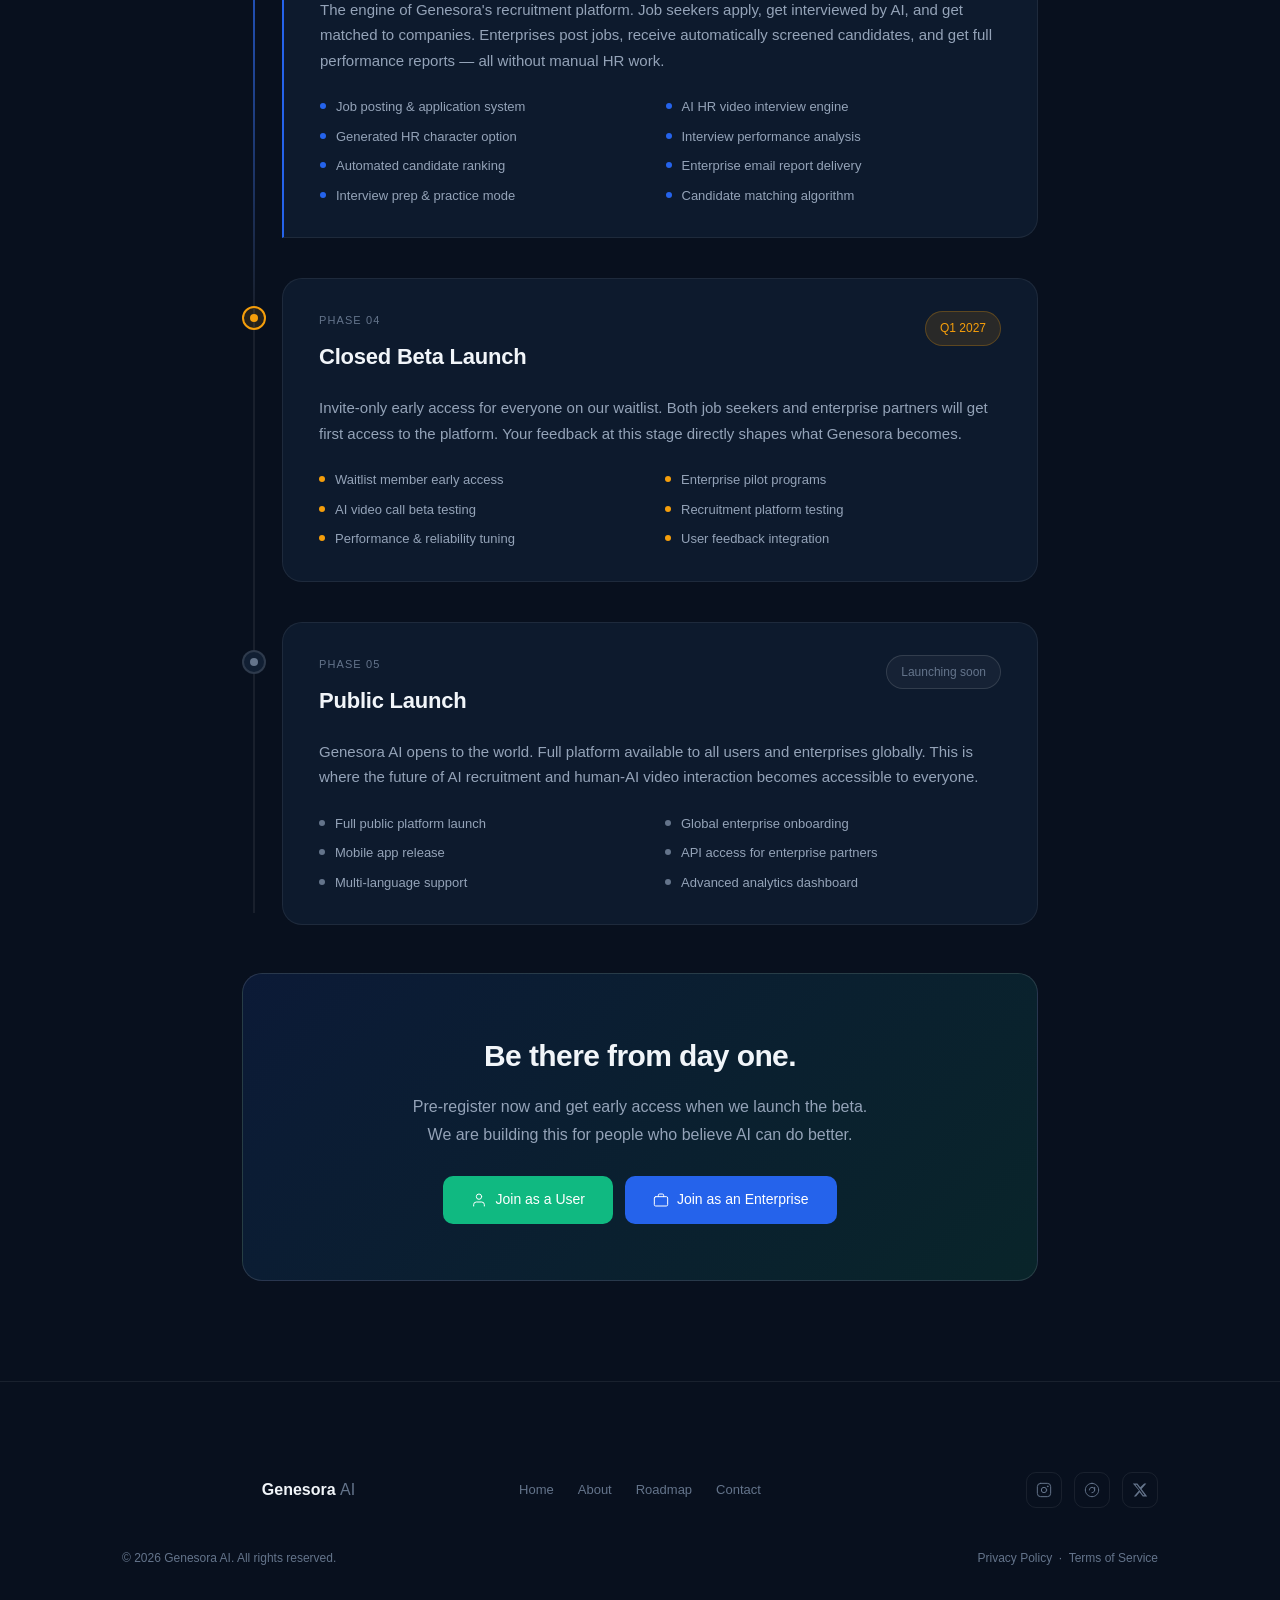
<file: roadmap.html>
<!DOCTYPE html>
<html lang="en">
<head>
  <meta charset="UTF-8" />
  <meta http-equiv="Content-Security-Policy" content="default-src 'none'; script-src 'self'; style-src 'self' 'unsafe-inline' https://fonts.googleapis.com; font-src 'self' https://fonts.gstatic.com; img-src 'self' data:; connect-src 'self' https://script.google.com https://script.googleusercontent.com; manifest-src 'self'; form-action 'none'; base-uri 'self'; object-src 'none'" />
  <meta name="referrer" content="strict-origin-when-cross-origin" />
  <script src="genesora-guard.js"></script>
  <meta name="viewport" content="width=device-width, initial-scale=1.0" />
  <title>Roadmap — Genesora AI</title>
  <meta name="description" content="Follow Genesora AI's journey from concept to launch. See where we are, what we're building, and what's coming next. Launching soon." />
  <meta name="keywords" content="Genesora AI roadmap, AI recruitment launch, AI video call platform, coming soon, beta" />
  <meta property="og:title" content="Roadmap — Genesora AI" />
  <meta property="og:description" content="Follow Genesora AI's journey from concept to launch. Launching soon." />
  <meta property="og:image" content="https://genesoraai.com/og-image.png" />
  <meta property="og:image:width" content="1200" />
  <meta property="og:image:height" content="630" />
  <meta name="twitter:card" content="summary_large_image" />
  <meta name="twitter:image" content="https://genesoraai.com/og-image.png" />
  <link rel="icon" type="image/png" href="/favicon-96x96.png" sizes="96x96" />
  <link rel="icon" type="image/png" href="/favicon-192x192.png" sizes="192x192" />
  <link rel="shortcut icon" href="/favicon.ico" />
  <link rel="apple-touch-icon" sizes="180x180" href="/apple-touch-icon.png" />
  <link rel="manifest" href="/site.webmanifest" />
  <link rel="stylesheet" href="style.css" />
  <link rel="preconnect" href="https://fonts.googleapis.com" />
  <link rel="preconnect" href="https://fonts.gstatic.com" crossorigin />
  <link href="https://fonts.googleapis.com/css2?family=Sora:wght@300;400;500;600;700&family=DM+Sans:ital,wght@0,300;0,400;0,500;1,300;1,400&display=swap" rel="stylesheet" />
  <style>
    *, *::before, *::after { box-sizing: border-box; margin: 0; padding: 0; }

    :root {
      --bg:          #08101e;
      --bg2:         #0d1a2d;
      --bg3:         #111f33;
      --border:      rgba(255,255,255,0.07);
      --border2:     rgba(255,255,255,0.12);
      --blue:        #2563eb;
      --blue-soft:   rgba(37,99,235,0.12);
      --green:       #10b981;
      --green-soft:  rgba(16,185,129,0.12);
      --amber:       #f59e0b;
      --amber-soft:  rgba(245,158,11,0.12);
      --purple:      #7c3aed;
      --purple-soft: rgba(124,58,237,0.12);
      --text:        #f1f5f9;
      --text2:       #94a3b8;
      --text3:       #64748b;
      --font-head:   'Sora', sans-serif;
      --font-body:   'DM Sans', sans-serif;
    }

    html { scroll-behavior: smooth; }

    body {
      background: var(--bg);
      color: var(--text);
      font-family: var(--font-body);
      font-size: 16px;
      line-height: 1.7;
      min-height: 100vh;
      overflow-x: hidden;
    }

    /* ── Background ── */
    .background-layer {
      position: fixed;
      inset: 0;
      z-index: 0;
      pointer-events: none;
    }
    .background-layer::before {
      content: '';
      position: absolute;
      inset: 0;
      background:
        radial-gradient(ellipse 700px 500px at 10% 20%, rgba(37,99,235,0.07) 0%, transparent 70%),
        radial-gradient(ellipse 600px 500px at 85% 70%, rgba(16,185,129,0.05) 0%, transparent 70%),
        radial-gradient(ellipse 400px 400px at 50% 50%, rgba(245,158,11,0.03) 0%, transparent 70%);
    }
    .grid-overlay {
      position: absolute;
      inset: 0;
      background-image:
        linear-gradient(rgba(255,255,255,0.018) 1px, transparent 1px),
        linear-gradient(90deg, rgba(255,255,255,0.018) 1px, transparent 1px);
      background-size: 60px 60px;
    }

    /* ── Header ── */
    .site-header {
      position: fixed;
      top: 0; left: 0; right: 0;
      z-index: 100;
      background: transparent;
      border: none;
    }
    .nav {
      max-width: 1300px;
      margin: 0 auto;
      padding: 24px 40px;
      display: flex;
      align-items: center;
      justify-content: space-between;
      position: relative;
    }
    .logo { height: 42px; width: auto; display: block; position: relative; z-index: 2; }
    .nav-links {
      display: flex;
      align-items: center;
      gap: 32px;
      position: absolute;
      left: 50%;
      transform: translateX(-50%);
    }
    .nav-links a {
      font-family: var(--font-body);
      font-size: 14px;
      font-weight: 400;
      color: var(--text2);
      text-decoration: none;
      letter-spacing: 0.01em;
      transition: color 0.2s;
    }
    .nav-links a:hover, .nav-links a.active { color: var(--text); }
    .nav-cta-group { display: flex; gap: 10px; }
    .nav-btn {
      font-family: var(--font-body);
      font-size: 13px;
      font-weight: 500;
      padding: 8px 18px;
      border-radius: 8px;
      text-decoration: none;
      cursor: pointer;
      transition: all 0.2s;
      border: none;
      white-space: nowrap;
    }
    .nav-btn-outline {
      background: transparent;
      border: 1px solid var(--border2);
      color: var(--text2);
    }
    .nav-btn-outline:hover { border-color: var(--blue); color: var(--text); }
    .nav-btn-primary { background: var(--blue); color: #fff; }
    .nav-btn-primary:hover { background: #1d4ed8; }

    main {
      position: relative;
      z-index: 1;
      padding-top: 68px;
    }

    /* ── Page hero ── */
    .page-hero {
      max-width: 800px;
      margin: 0 auto;
      padding: 96px 32px 64px;
      text-align: center;
    }
    .page-label {
      display: inline-flex;
      align-items: center;
      gap: 8px;
      font-family: var(--font-body);
      font-size: 12px;
      font-weight: 500;
      letter-spacing: 0.1em;
      text-transform: uppercase;
      color: var(--amber);
      background: var(--amber-soft);
      border: 1px solid rgba(245,158,11,0.2);
      border-radius: 100px;
      padding: 6px 16px;
      margin-bottom: 28px;
    }
    .pulse-dot {
      width: 7px; height: 7px;
      border-radius: 50%;
      background: var(--amber);
      animation: pulse 2s ease-in-out infinite;
      flex-shrink: 0;
    }
    @keyframes pulse {
      0%, 100% { opacity: 1; transform: scale(1); }
      50% { opacity: 0.5; transform: scale(0.75); }
    }
    .page-hero h1 {
      font-family: var(--font-head);
      font-size: clamp(36px, 5vw, 58px);
      font-weight: 600;
      line-height: 1.15;
      letter-spacing: -0.03em;
      color: var(--text);
      margin-bottom: 24px;
    }
    .page-hero h1 em {
      font-style: normal;
      background: linear-gradient(135deg, var(--blue) 0%, var(--green) 100%);
      -webkit-background-clip: text;
      -webkit-text-fill-color: transparent;
      background-clip: text;
    }
    .page-hero p {
      font-size: 18px;
      color: var(--text2);
      max-width: 560px;
      margin: 0 auto;
      line-height: 1.7;
    }

    /* ── Status bar ── */
    .status-bar {
      max-width: 900px;
      margin: 0 auto;
      padding: 0 32px 56px;
      display: grid;
      grid-template-columns: repeat(3, 1fr);
      gap: 16px;
    }
    .status-card {
      background: var(--bg2);
      border: 1px solid var(--border);
      border-radius: 14px;
      padding: 20px 24px;
      text-align: center;
    }
    .status-num {
      font-family: var(--font-head);
      font-size: 32px;
      font-weight: 700;
      margin-bottom: 4px;
    }
    .status-label {
      font-size: 13px;
      color: var(--text2);
    }

    /* ── Roadmap timeline ── */
    .roadmap-wrap {
      max-width: 860px;
      margin: 0 auto;
      padding: 0 32px 100px;
    }
    .timeline {
      position: relative;
      padding-left: 40px;
    }
    .timeline::before {
      content: '';
      position: absolute;
      left: 11px;
      top: 12px;
      bottom: 12px;
      width: 2px;
      background: linear-gradient(to bottom, var(--green) 0%, var(--blue) 40%, var(--border) 65%, var(--border) 100%);
    }

    /* ── Phase card ── */
    .phase {
      position: relative;
      margin-bottom: 40px;
      opacity: 0;
      transform: translateX(-16px);
      transition: opacity 0.6s ease, transform 0.6s ease;
    }
    .phase.visible {
      opacity: 1;
      transform: translateX(0);
    }
    .phase-dot {
      position: absolute;
      left: -40px;
      top: 28px;
      width: 24px;
      height: 24px;
      border-radius: 50%;
      border: 2px solid;
      display: flex;
      align-items: center;
      justify-content: center;
      z-index: 1;
    }
    .phase-dot-inner {
      width: 8px;
      height: 8px;
      border-radius: 50%;
    }

    .phase-card {
      background: var(--bg2);
      border: 1px solid var(--border);
      border-radius: 20px;
      padding: 32px 36px;
      transition: border-color 0.3s;
    }
    .phase-card:hover { border-color: var(--border2); }

    .phase-top {
      display: flex;
      align-items: flex-start;
      justify-content: space-between;
      gap: 20px;
      margin-bottom: 20px;
    }
    .phase-num {
      font-family: var(--font-body);
      font-size: 11px;
      font-weight: 500;
      letter-spacing: 0.1em;
      text-transform: uppercase;
      color: var(--text3);
      margin-bottom: 8px;
    }
    .phase-title {
      font-family: var(--font-head);
      font-size: 22px;
      font-weight: 600;
      color: var(--text);
      letter-spacing: -0.01em;
    }
    .phase-badge {
      display: inline-flex;
      align-items: center;
      gap: 6px;
      font-size: 12px;
      font-weight: 500;
      padding: 6px 14px;
      border-radius: 100px;
      white-space: nowrap;
      flex-shrink: 0;
    }
    .phase-desc {
      font-size: 15px;
      color: var(--text2);
      line-height: 1.7;
      margin-bottom: 24px;
    }
    .phase-items {
      display: grid;
      grid-template-columns: repeat(2, 1fr);
      gap: 10px;
    }
    .phase-item {
      display: flex;
      align-items: flex-start;
      gap: 10px;
      font-size: 13px;
      color: var(--text2);
      line-height: 1.5;
    }
    .phase-item-dot {
      width: 6px;
      height: 6px;
      border-radius: 50%;
      flex-shrink: 0;
      margin-top: 6px;
    }

    /* ── Phase status styles ── */
    .status-done .phase-dot { border-color: var(--green); background: var(--green-soft); }
    .status-done .phase-dot-inner { background: var(--green); }
    .status-done .phase-badge { background: var(--green-soft); color: var(--green); border: 1px solid rgba(16,185,129,0.25); }
    .status-done .phase-item-dot { background: var(--green); }
    .status-done .phase-card { border-left: 2px solid var(--green); border-radius: 0 20px 20px 0; }

    .status-active .phase-dot { border-color: var(--blue); background: var(--blue-soft); }
    .status-active .phase-dot-inner { background: var(--blue); animation: pulse 2s infinite; }
    .status-active .phase-badge { background: var(--blue-soft); color: var(--blue); border: 1px solid rgba(37,99,235,0.25); }
    .status-active .phase-item-dot { background: var(--blue); }
    .status-active .phase-card { border-left: 2px solid var(--blue); border-radius: 0 20px 20px 0; }

    .status-soon .phase-dot { border-color: var(--amber); background: var(--amber-soft); }
    .status-soon .phase-dot-inner { background: var(--amber); }
    .status-soon .phase-badge { background: var(--amber-soft); color: var(--amber); border: 1px solid rgba(245,158,11,0.25); }
    .status-soon .phase-item-dot { background: var(--amber); }

    .status-future .phase-dot { border-color: var(--border2); background: var(--bg3); }
    .status-future .phase-dot-inner { background: var(--text3); }
    .status-future .phase-badge { background: rgba(255,255,255,0.04); color: var(--text3); border: 1px solid var(--border2); }
    .status-future .phase-item-dot { background: var(--text3); }

    /* ── CTA block ── */
    .cta-block {
      background: linear-gradient(135deg, var(--blue-soft) 0%, var(--green-soft) 100%);
      border: 1px solid var(--border2);
      border-radius: 20px;
      padding: 56px 48px;
      text-align: center;
      margin-top: 48px;
    }
    .cta-block h2 {
      font-family: var(--font-head);
      font-size: 30px;
      font-weight: 600;
      color: var(--text);
      margin-bottom: 12px;
      letter-spacing: -0.02em;
    }
    .cta-block p {
      font-size: 16px;
      color: var(--text2);
      margin-bottom: 28px;
      max-width: 480px;
      margin-left: auto;
      margin-right: auto;
    }
    .cta-buttons {
      display: flex;
      gap: 12px;
      justify-content: center;
      flex-wrap: wrap;
    }
    .cta-btn {
      display: inline-flex;
      align-items: center;
      gap: 8px;
      font-family: var(--font-body);
      font-size: 14px;
      font-weight: 500;
      padding: 12px 28px;
      border-radius: 10px;
      text-decoration: none;
      transition: all 0.2s;
      cursor: pointer;
      border: none;
    }
    .cta-btn-green {
      background: var(--green);
      color: #fff;
    }
    .cta-btn-green:hover { background: #059669; }
    .cta-btn-blue {
      background: var(--blue);
      color: #fff;
    }
    .cta-btn-blue:hover { background: #1d4ed8; }

    /* ── Section divider ── */
    .section-divider {
      width: 100%;
      height: 1px;
      background: var(--border);
      margin: 0 0 48px;
    }

    /* ── Fade-in ── */
    .fade-in {
      opacity: 0;
      transform: translateY(24px);
      animation: fadeUp 0.7s ease forwards;
    }
    .fade-in-delay-1 { animation-delay: 0.15s; }
    .fade-in-delay-2 { animation-delay: 0.3s; }
    @keyframes fadeUp {
      to { opacity: 1; transform: translateY(0); }
    }
    .scroll-reveal {
      opacity: 0;
      transform: translateY(24px);
      transition: opacity 0.5s ease, transform 0.5s ease;
    }
    .scroll-reveal.visible { opacity: 1; transform: translateY(0); }

    /* ── Footer ── */
    .site-footer {
      position: relative;
      z-index: 1;
      border-top: 1px solid var(--border);
      background: var(--bg);
    }
    .footer-inner {
      max-width: 1100px;
      margin: 0 auto;
      padding: 40px 32px;
      display: grid;
      grid-template-columns: 1fr auto 1fr;
      align-items: center;
      gap: 24px;
    }
    .footer-brand {
      font-family: var(--font-head);
      font-size: 16px;
      font-weight: 600;
      color: var(--text);
    }
    .footer-brand span { font-weight: 300; color: var(--text3); }
    .footer-links {
      display: flex;
      gap: 24px;
      align-items: center;
    }
    .footer-links a {
      font-size: 13px;
      color: var(--text3);
      text-decoration: none;
      transition: color 0.2s;
    }
    .footer-links a:hover { color: var(--text); }
    .footer-social { display: flex; gap: 12px; justify-content: flex-end; align-items: center; }
    .social-btn {
      width: 36px; height: 36px;
      border-radius: 10px;
      border: 1px solid var(--border);
      display: flex; align-items: center; justify-content: center;
      color: var(--text3);
      text-decoration: none;
      font-size: 14px;
      transition: all 0.2s;
    }
    .social-btn:hover { border-color: var(--border2); color: var(--text); }
    .footer-bottom {
      max-width: 1100px;
      margin: 0 auto;
      padding: 0 32px 28px;
      display: flex;
      justify-content: space-between;
      align-items: center;
    }
    .footer-bottom p { font-size: 12px; color: var(--text3); }
    .footer-bottom a { color: var(--text3); text-decoration: none; transition: color 0.2s; }
    .footer-bottom a:hover { color: var(--text2); }

    /* ── Responsive ── */
    @media (max-width: 900px) {
      .nav-links { display: none; }
    }
    @media (max-width: 700px) {
      .nav { padding: 16px 20px; }
      .nav-cta-group { display: none; }
      .page-hero { padding: 90px 20px 48px; }
      .status-bar { grid-template-columns: 1fr; padding: 0 20px 40px; }
      .roadmap-wrap { padding: 0 20px 80px; }
      .timeline { padding-left: 28px; }
      .timeline::before { left: 9px; } 
      .phase-dot { left: -28px; width: 18px; height: 18px; }
      .phase-dot-inner { width: 6px; height: 6px; }
      .phase-card { padding: 24px 20px; }
      .phase-items { grid-template-columns: 1fr; }
      .phase-top { flex-direction: column; gap: 12px; }
      .cta-block { padding: 36px 24px; }
      .footer-inner { grid-template-columns: 1fr; text-align: center; }
      .footer-social { justify-content: center; }
      .footer-bottom { flex-direction: column; gap: 8px; text-align: center; }
    }
  </style>
</head>
<body>

  <div class="background-layer">
    <div class="grid-overlay"></div>
  </div>

  <header class="site-header">
    <div class="nav">
      <a href="index.html">
        <img src="favicon.png" alt="Genesora AI" class="logo" />
      </a>
      <div class="nav-links">
        <a href="index.html">Home</a>
        <a href="about.html">About</a>
        <a href="roadmap.html" class="active">Roadmap</a>
      </div>
      <div class="nav-cta-group">
        <a href="index.html#pre-register" class="nav-btn nav-btn-outline">Find a Job</a>
        <a href="index.html#pre-register-enterprise" class="nav-btn nav-btn-primary">Post a Job</a>
      </div>
    </div>
  </header>

  <main>

    <div class="page-hero">
      <div class="page-label fade-in">
        <span class="pulse-dot"></span>
        In development · Launching soon
      </div>
      <h1 class="fade-in fade-in-delay-1">
        Building the future.<br />
        <em>Here is how we get there.</em>
      </h1>
      <p class="fade-in fade-in-delay-2">
        Genesora AI is in active development. This is our public roadmap —
        where we are, what we are building right now, and what is coming next.
        We update this as we grow.
      </p>
    </div>

    <div class="status-bar">
      <div class="status-card scroll-reveal">
        <div class="status-num" style="color: var(--green);">1</div>
        <div class="status-label">Phase complete</div>
      </div>
      <div class="status-card scroll-reveal">
        <div class="status-num" style="color: var(--blue);">2</div>
        <div class="status-label">Phases in progress</div>
      </div>
      <div class="status-card scroll-reveal">
        <div class="status-num" style="color: var(--amber);">3</div>
        <div class="status-label">Phases coming soon</div>
      </div>
    </div>

    <div class="roadmap-wrap">

      <div class="section-divider"></div>

      <div class="timeline">

        <div class="phase status-done">
          <div class="phase-dot">
            <div class="phase-dot-inner"></div>
          </div>
          <div class="phase-card">
            <div class="phase-top">
              <div>
                <div class="phase-num">Phase 01</div>
                <div class="phase-title">Foundation &amp; Vision</div>
              </div>
              <div class="phase-badge">
                <svg width="12" height="12" viewBox="0 0 24 24" fill="none" stroke="currentColor" stroke-width="2.5" stroke-linecap="round" stroke-linejoin="round"><polyline points="20 6 9 17 4 12"/></svg>
                Complete
              </div>
            </div>
            <p class="phase-desc">
              The groundwork is laid. Core platform concept defined, architecture planned,
              brand identity established, and the three-pillar product vision locked in.
              Genesora AI is real and moving forward.
            </p>
            <div class="phase-items">
              <div class="phase-item"><div class="phase-item-dot"></div>Core product concept defined</div>
              <div class="phase-item"><div class="phase-item-dot"></div>Brand identity &amp; design system</div>
              <div class="phase-item"><div class="phase-item-dot"></div>Three-pillar architecture planned</div>
              <div class="phase-item"><div class="phase-item-dot"></div>Website &amp; online presence live</div>
              <div class="phase-item"><div class="phase-item-dot"></div>Waitlist system set up</div>
              <div class="phase-item"><div class="phase-item-dot"></div>Team assembled</div>
            </div>
          </div>
        </div>

        <div class="phase status-active">
          <div class="phase-dot">
            <div class="phase-dot-inner"></div>
          </div>
          <div class="phase-card">
            <div class="phase-top">
              <div>
                <div class="phase-num">Phase 02</div>
                <div class="phase-title">AI Video Call System</div>
              </div>
              <div class="phase-badge">
                <svg width="12" height="12" viewBox="0 0 24 24" fill="none" stroke="currentColor" stroke-width="2.5" stroke-linecap="round" stroke-linejoin="round"><circle cx="12" cy="12" r="10"/><polyline points="12 6 12 12 16 14"/></svg>
                In development
              </div>
            </div>
            <p class="phase-desc">
              Building the most innovative part of Genesora AI — a live video call with
              a generated, realistic AI character. Users will create their own AI persona and
              have a real-time, face-to-face conversation with it. Nothing like this exists yet.
            </p>
            <div class="phase-items">
              <div class="phase-item"><div class="phase-item-dot"></div>AI character generation engine</div>
              <div class="phase-item"><div class="phase-item-dot"></div>Real-time video call infrastructure</div>
              <div class="phase-item"><div class="phase-item-dot"></div>Voice synthesis &amp; lip sync</div>
              <div class="phase-item"><div class="phase-item-dot"></div>Character customization interface</div>
              <div class="phase-item"><div class="phase-item-dot"></div>Emotion &amp; context awareness</div>
              <div class="phase-item"><div class="phase-item-dot"></div>Low-latency response system</div>
            </div>
          </div>
        </div>

        <div class="phase status-active">
          <div class="phase-dot">
            <div class="phase-dot-inner"></div>
          </div>
          <div class="phase-card">
            <div class="phase-top">
              <div>
                <div class="phase-num">Phase 03</div>
                <div class="phase-title">AI Recruitment &amp; Interview Platform</div>
              </div>
              <div class="phase-badge">
                <svg width="12" height="12" viewBox="0 0 24 24" fill="none" stroke="currentColor" stroke-width="2.5" stroke-linecap="round" stroke-linejoin="round"><circle cx="12" cy="12" r="10"/><polyline points="12 6 12 12 16 14"/></svg>
                In development
              </div>
            </div>
            <p class="phase-desc">
              The engine of Genesora's recruitment platform. Job seekers apply, get
              interviewed by AI, and get matched to companies. Enterprises post jobs,
              receive automatically screened candidates, and get full performance reports
              — all without manual HR work.
            </p>
            <div class="phase-items">
              <div class="phase-item"><div class="phase-item-dot"></div>Job posting &amp; application system</div>
              <div class="phase-item"><div class="phase-item-dot"></div>AI HR video interview engine</div>
              <div class="phase-item"><div class="phase-item-dot"></div>Generated HR character option</div>
              <div class="phase-item"><div class="phase-item-dot"></div>Interview performance analysis</div>
              <div class="phase-item"><div class="phase-item-dot"></div>Automated candidate ranking</div>
              <div class="phase-item"><div class="phase-item-dot"></div>Enterprise email report delivery</div>
              <div class="phase-item"><div class="phase-item-dot"></div>Interview prep &amp; practice mode</div>
              <div class="phase-item"><div class="phase-item-dot"></div>Candidate matching algorithm</div>
            </div>
          </div>
        </div>

        <div class="phase status-soon">
          <div class="phase-dot">
            <div class="phase-dot-inner"></div>
          </div>
          <div class="phase-card">
            <div class="phase-top">
              <div>
                <div class="phase-num">Phase 04</div>
                <div class="phase-title">Closed Beta Launch</div>
              </div>
              <div class="phase-badge">
                Q1 2027
              </div>
            </div>
            <p class="phase-desc">
              Invite-only early access for everyone on our waitlist. Both job seekers
              and enterprise partners will get first access to the platform. Your feedback
              at this stage directly shapes what Genesora becomes.
            </p>
            <div class="phase-items">
              <div class="phase-item"><div class="phase-item-dot"></div>Waitlist member early access</div>
              <div class="phase-item"><div class="phase-item-dot"></div>Enterprise pilot programs</div>
              <div class="phase-item"><div class="phase-item-dot"></div>AI video call beta testing</div>
              <div class="phase-item"><div class="phase-item-dot"></div>Recruitment platform testing</div>
              <div class="phase-item"><div class="phase-item-dot"></div>Performance &amp; reliability tuning</div>
              <div class="phase-item"><div class="phase-item-dot"></div>User feedback integration</div>
            </div>
          </div>
        </div>

        <div class="phase status-future">
          <div class="phase-dot">
            <div class="phase-dot-inner"></div>
          </div>
          <div class="phase-card">
            <div class="phase-top">
              <div>
                <div class="phase-num">Phase 05</div>
                <div class="phase-title">Public Launch</div>
              </div>
              <div class="phase-badge">
                Launching soon
              </div>
            </div>
            <p class="phase-desc">
              Genesora AI opens to the world. Full platform available to all users
              and enterprises globally. This is where the future of AI recruitment
              and human-AI video interaction becomes accessible to everyone.
            </p>
            <div class="phase-items">
              <div class="phase-item"><div class="phase-item-dot"></div>Full public platform launch</div>
              <div class="phase-item"><div class="phase-item-dot"></div>Global enterprise onboarding</div>
              <div class="phase-item"><div class="phase-item-dot"></div>Mobile app release</div>
              <div class="phase-item"><div class="phase-item-dot"></div>API access for enterprise partners</div>
              <div class="phase-item"><div class="phase-item-dot"></div>Multi-language support</div>
              <div class="phase-item"><div class="phase-item-dot"></div>Advanced analytics dashboard</div>
            </div>
          </div>
        </div>

      </div>

      <div class="cta-block scroll-reveal">
        <h2>Be there from day one.</h2>
        <p>
          Pre-register now and get early access when we launch the beta.
          We are building this for people who believe AI can do better.
        </p>
        <div class="cta-buttons">
          <a href="index.html#pre-register" class="cta-btn cta-btn-green">
            <svg width="16" height="16" viewBox="0 0 24 24" fill="none" stroke="currentColor" stroke-width="1.5" stroke-linecap="round" stroke-linejoin="round"><path d="M20 21v-2a4 4 0 0 0-4-4H8a4 4 0 0 0-4 4v2"/><circle cx="12" cy="7" r="4"/></svg>
            Join as a User
          </a>
          <a href="index.html#pre-register-enterprise" class="cta-btn cta-btn-blue">
            <svg width="16" height="16" viewBox="0 0 24 24" fill="none" stroke="currentColor" stroke-width="1.5" stroke-linecap="round" stroke-linejoin="round"><rect x="2" y="7" width="20" height="14" rx="2"/><path d="M16 7V5a2 2 0 0 0-2-2h-4a2 2 0 0 0-2 2v2"/></svg>
            Join as an Enterprise
          </a>
        </div>
      </div>

    </div>
  </main>

  <footer class="site-footer">
    <div class="footer-inner">
      <div>
        <div class="footer-brand">Genesora <span>AI</span></div>
      </div>
      <div class="footer-links">
        <a href="index.html">Home</a>
        <a href="about.html">About</a>
        <a href="roadmap.html">Roadmap</a>
        <a href="mailto:contact@genesoraai.com">Contact</a>
      </div>
      <div class="footer-social">
        <a href="https://www.instagram.com/genesoraofficial" target="_blank" rel="noopener" class="social-btn" aria-label="Instagram">
          <svg width="16" height="16" viewBox="0 0 24 24" fill="none" stroke="currentColor" stroke-width="1.5" stroke-linecap="round" stroke-linejoin="round"><rect x="2" y="2" width="20" height="20" rx="5"/><circle cx="12" cy="12" r="4"/><circle cx="17.5" cy="6.5" r="0.5" fill="currentColor"/></svg>
        </a>

        <a href="https://www.threads.com/@genesora_ai" target="_blank" rel="noopener" class="social-btn" aria-label="Threads">
          <svg width="16" height="16" viewBox="0 0 24 24" fill="none" stroke="currentColor" stroke-width="1.5" stroke-linecap="round" stroke-linejoin="round"><path d="M12 2C6.48 2 2 6.48 2 12s4.48 10 10 10 10-4.48 10-10S17.52 2 12 2z"/><path d="M8 12c0-2.21 1.79-4 4-4s4 1.79 4 4-1.79 4-4 4"/><path d="M16 8v4"/></svg>
        </a>

        <a href="https://x.com/Genesora_ai" target="_blank" rel="noopener" class="social-btn" aria-label="X (Twitter)">
          <svg width="16" height="16" viewBox="0 0 24 24" fill="currentColor"><path d="M18.244 2.25h3.308l-7.227 8.26 8.502 11.24H16.17l-4.714-6.231-5.401 6.231H2.748l7.73-8.835L1.254 2.25H8.08l4.253 5.622zm-1.161 17.52h1.833L7.084 4.126H5.117z"/></svg>
        </a>
      </div>
    </div>
    <div class="footer-bottom">
      <p>© 2026 Genesora AI. All rights reserved.</p>
      <p>
        <a href="privacy-policy.html">Privacy Policy</a>
        &nbsp;·&nbsp;
        <a href="#">Terms of Service</a>
      </p>
    </div>
  </footer>

  <script src="genesora-roadmap.js"></script>

</body>
</html>
</file>
<file: style.css>
/* ================= IMPORT FONTS ================= */
@import url('https://fonts.googleapis.com/css2?family=Sora:wght@400;500;600;700&family=Outfit:wght@300;400;500;600&display=swap');

/* ================= RESET ================= */
* {
  margin: 0;
  padding: 0;
  box-sizing: border-box;
}

/* ================= ROOT COLORS ================= */
:root {
  --bg: #0A1628;
  --surface: #111827;
  --card: #1E293B;

  --blue: #2563EB;
  --green: #10B981;
  --purple: #7C3AED;

  --text: #E8ECF4;
  --muted: #94A3B8;
  --border: rgba(255,255,255,0.08);

  --shadow:
    0 10px 40px rgba(0,0,0,0.45);

  --glass:
    rgba(255,255,255,0.05);
}

/* ================= TYPOGRAPHY ================= */
html {
  scroll-behavior: smooth;
  -webkit-font-smoothing: antialiased;
}

body {
  font-family: 'Outfit', sans-serif;
  min-height: 100vh;
  overflow-x: hidden;
  color: var(--text);
  background: var(--bg);
  line-height: 1.7;
  position: relative;
}

/* ================= AURORA BACKGROUND ================= */
body::before {
  content: "";
  position: fixed;
  inset: 0;
  z-index: -2;

  background:
    radial-gradient(circle at 20% 30%, rgba(37,99,235,0.35), transparent 35%),
    radial-gradient(circle at 80% 40%, rgba(124,58,237,0.28), transparent 35%),
    radial-gradient(circle at 60% 80%, rgba(16,185,129,0.15), transparent 30%),
    linear-gradient(180deg, #08111f 0%, #0A1628 100%);

  background-size: 200% 200%;
  animation: aurora 18s ease infinite;
}

/* subtle overlay */
body::after {
  content: "";
  position: fixed;
  inset: 0;
  z-index: -1;
  backdrop-filter: blur(80px);
  pointer-events: none;
}

/* ================= SCROLLBAR ================= */
body::-webkit-scrollbar {
  width: 0;
}

/* ================= HEADER ================= */
.site-header {
  position: fixed;
  top: 0;
  width: 100%;
  z-index: 9999;
  background: transparent;
  backdrop-filter: blur(16px);
  /* Padding is handled precisely by .nav so we don't double up */
  padding: 0; 
}

.nav {
  display: flex;
  justify-content: space-between;
  align-items: center;
  position: relative;
}

/* ================= LOGO ================= */
.logo {
  height: 42px;
  width: auto;

  filter:
    drop-shadow(0 0 18px rgba(37,99,235,0.35))
    drop-shadow(0 0 24px rgba(124,58,237,0.25));

  transition: transform 0.35s ease;
  z-index: 2;
}

.logo:hover {
  transform: scale(1.05);
}

/* ================= NAV CENTER ================= */
.nav-center {
  display: flex;
  align-items: center;
  gap: 32px;
  position: absolute;
  left: 50%;
  transform: translateX(-50%);
}

.nav-center a {
  text-decoration: none;
  color: rgba(255,255,255,0.72);

  font-size: 14px;
  font-weight: 500;
  letter-spacing: 0.02em;

  transition: color 0.25s ease;
}

.nav-center a:hover {
  color: #ffffff;
}

/* ================= CTA BUTTON ================= */
.nav-cta {
  text-decoration: none;

  color: white;

  padding: 12px 20px;

  border-radius: 12px;

  background: rgba(255,255,255,0.06);

  border: 1px solid rgba(255,255,255,0.12);

  backdrop-filter: blur(12px);

  font-size: 14px;
  font-weight: 600;

  transition: all 0.25s ease;
  z-index: 2;
}

.nav-cta:hover {
  background: rgba(255,255,255,0.12);
  transform: translateY(-2px);
}

/* ================= HERO ================= */
.hero {
  min-height: 100vh;

  display: flex;
  flex-direction: column;
  justify-content: center;
  align-items: center;

  text-align: center;

  padding: 0 24px;
}

.hero h1 {
  font-family: 'Sora', sans-serif;

  font-size: clamp(3rem, 7vw, 5.5rem);

  font-weight: 600;

  line-height: 1.1;

  max-width: 900px;

  margin-bottom: 24px;

  letter-spacing: -0.04em;
}

.hero p {
  max-width: 700px;

  color: var(--muted);

  font-size: 1.15rem;

  line-height: 1.9;
}

.coming-soon {
  margin-top: 34px;

  color: #7B89A8;

  font-size: 0.82rem;

  letter-spacing: 0.18em;

  text-transform: uppercase;
}

/* ================= GLASS CARDS ================= */
.philosophy,
.architecture-grid,
.comparison-table {
  display: grid;
  gap: 24px;
}

.philosophy {
  grid-template-columns: repeat(auto-fit, minmax(240px, 1fr));

  max-width: 1100px;

  margin: 0 auto;

  padding: 120px 32px;
}

.philosophy-item,
.architecture-item,
.comparison-row {
  background: var(--glass);

  border: 1px solid var(--border);

  backdrop-filter: blur(18px);

  border-radius: 24px;

  box-shadow: var(--shadow);

  transition:
    transform 0.35s ease,
    border-color 0.35s ease,
    box-shadow 0.35s ease;
}

.philosophy-item:hover,
.architecture-item:hover,
.comparison-row:hover {
  transform: translateY(-6px);

  border-color: rgba(124,58,237,0.35);

  box-shadow:
    0 20px 50px rgba(0,0,0,0.45),
    0 0 30px rgba(124,58,237,0.12);
}

.philosophy-item {
  padding: 36px;
  text-align: center;
}

/* ================= SECTIONS ================= */
section {
  position: relative;
  z-index: 2;
}

.exploring,
.architecture,
.comparison,
.pre-register,
.status,
.about-section {
  max-width: 1100px;

  margin: 0 auto;

  padding: 140px 32px;

  text-align: center;
}

/* ================= HEADINGS ================= */
h2 {
  font-family: 'Sora', sans-serif;

  font-size: clamp(2rem, 4vw, 3rem);

  margin-bottom: 22px;

  letter-spacing: -0.03em;
}

.architecture-sub,
.status p,
.exploring p,
.pre-register p {
  color: var(--muted);

  max-width: 720px;

  margin: 0 auto;

  line-height: 1.9;
}

/* ================= ARCHITECTURE ================= */
.architecture-grid {
  margin-top: 70px;
}

.architecture-item {
  padding: 34px;
  text-align: left;
}

.architecture-item h3 {
  margin-bottom: 12px;

  font-family: 'Sora', sans-serif;

  font-size: 1.3rem;
}

/* ================= COMPARISON ================= */
.comparison-table {
  margin-top: 60px;
}

.comparison-row {
  padding: 24px 28px;

  display: grid;

  grid-template-columns: 1fr 1fr;

  text-align: left;
}

.comparison-header {
  background: rgba(255,255,255,0.08);

  font-weight: 600;
}

/* ================= PRE REGISTER ================= */
.pre-register-wrapper {
  display: flex;
  justify-content: center;
  margin-top: 34px;
}

.pre-register-form {
  display: flex;
  gap: 14px;

  padding: 16px;

  border-radius: 999px;

  background: rgba(255,255,255,0.06);

  border: 1px solid rgba(255,255,255,0.08);

  backdrop-filter: blur(16px);

  box-shadow: var(--shadow);
}

.pre-register-form input {
  width: 320px;

  padding: 14px 20px;

  border: none;

  border-radius: 999px;

  outline: none;

  background: rgba(255,255,255,0.08);

  color: white;

  font-family: inherit;
}

.pre-register-form button {
  padding: 14px 26px;

  border: none;

  border-radius: 999px;

  background: linear-gradient(
    135deg,
    var(--blue),
    var(--purple)
  );

  color: white;

  font-weight: 600;

  cursor: pointer;

  transition: transform 0.25s ease;
}

.pre-register-form button:hover {
  transform: translateY(-2px);
}

/* ================= ABOUT ================= */
.about-container {
  max-width: 760px;
  margin: 0 auto;
}

.about-section p {
  color: var(--muted);

  font-size: 1.1rem;

  line-height: 2;

  margin-bottom: 28px;
}

/* ================= FOOTER ================= */
.site-footer {
  padding: 50px 32px;

  border-top: 1px solid rgba(255,255,255,0.06);
}

.footer-inner {
  max-width: 1100px;

  margin: 0 auto;

  text-align: center;
}

.brand {
  font-family: 'Sora', sans-serif;

  margin-bottom: 10px;
}

.socials {
  display: flex;
  justify-content: center;
  gap: 18px;

  margin-top: 18px;
}

.icon {
  width: 20px;
  height: 20px;

  color: #8f94b8;

  transition: all 0.25s ease;
}

.icon:hover {
  color: white;

  transform: translateY(-2px);
}

/* ================= FADE ================= */
.fade-in {
  animation: fadeIn 1s ease forwards;
}

/* ================= ANIMATIONS ================= */
@keyframes fadeIn {
  from {
    opacity: 0;
    transform: translateY(12px);
  }

  to {
    opacity: 1;
    transform: translateY(0);
  }
}

@keyframes aurora {
  0% {
    background-position: 0% 50%;
  }

  50% {
    background-position: 100% 50%;
  }

  100% {
    background-position: 0% 50%;
  }
}

/* ================= FOUNDER AVATAR ================= */
.founder-avatar {
  width: 96px;
  height: 96px;
  border-radius: 20px;
  object-fit: cover;
  object-position: center 35%;
  display: block;
}

/* ================= MOBILE ================= */
@media (max-width: 900px) {
  .nav-center {
    display: none;
  }
}

@media (max-width: 768px) {

  .site-header {
    padding: 0; /* Ensures mobile header doesn't double-pad */
  }

  .nav {
    flex-direction: row;
    gap: 20px;
  }

  .nav-center {
    flex-wrap: wrap;
    justify-content: center;
    gap: 14px;
  }

  .hero h1 {
    font-size: 3rem;
  }
  
  .hero {
    padding-top: 130px;
  }

  .comparison-row {
    grid-template-columns: 1fr;
    gap: 10px;
  }

  .pre-register-form {
    flex-direction: column;
    width: 100%;
    border-radius: 24px;
  }

  .pre-register-form input {
    width: 100%;
  }
}
/* ================= WELCOME & TERMS OVERLAY ================= */

/* Blur background wrapper */
#site-wrapper {
  transition: filter 0.6s ease, opacity 0.6s ease;
}

#site-wrapper.blurred {
  filter: blur(20px) brightness(0.5);
  pointer-events: none;
  user-select: none;
}

/* Fullscreen Dark Overlay */
.splash-overlay {
  position: fixed;
  inset: 0;
  width: 100vw;
  height: 100vh;
  background: rgba(8, 8, 18, 0.82);
  display: flex;
  justify-content: center;
  align-items: center;
  z-index: 10000; /* Floats above fixed header */
  transition: opacity 0.5s ease, visibility 0.5s ease;
  padding: 20px;
}

.splash-overlay.fade-out {
  opacity: 0;
  visibility: hidden;
}

/* Glassmorphism Card */
.splash-card {
  background: rgba(17, 24, 39, 0.85);
  border: 1px solid rgba(255, 255, 255, 0.12);
  border-radius: 24px;
  padding: 40px 32px;
  width: 100%;
  max-width: 440px;
  text-align: center;
  box-shadow: 0 25px 60px rgba(0, 0, 0, 0.6);
  backdrop-filter: blur(20px);
}

/* Spinning Logo Animation */
.logo-container {
  display: flex;
  justify-content: center;
  margin-bottom: 24px;
}

.spinning-logo {
  width: 72px;
  height: 72px;
  filter: drop-shadow(0 0 20px rgba(37, 99, 235, 0.5)) drop-shadow(0 0 30px rgba(124, 58, 237, 0.4));
  animation: spinIntro 3s cubic-bezier(0.4, 0, 0.2, 1) infinite;
}

@keyframes spinIntro {
  0% { transform: rotate(0deg) scale(0.95); }
  50% { transform: rotate(180deg) scale(1.1); }
  100% { transform: rotate(360deg) scale(0.95); }
}

/* Steps */
.step-content {
  display: none;
  opacity: 0;
  transition: opacity 0.4s ease;
}

.step-content.active {
  display: block;
  opacity: 1;
}

.step-content h2 {
  font-family: 'Sora', sans-serif;
  font-size: 1.6rem;
  color: #ffffff;
  margin-bottom: 10px;
}

.step-content p {
  color: var(--muted);
  font-size: 0.92rem;
  margin-bottom: 24px;
  line-height: 1.6;
}

/* Legal Box & Checkbox */
.legal-box {
  background: rgba(255, 255, 255, 0.04);
  border: 1px solid rgba(255, 255, 255, 0.08);
  padding: 16px;
  border-radius: 12px;
  margin-bottom: 24px;
  text-align: left;
  font-size: 0.88rem;
  color: rgba(255, 255, 255, 0.8);
}

.legal-box a {
  color: #5b9bd5;
  text-decoration: underline;
}

.checkbox-label {
  display: flex;
  align-items: center;
  gap: 10px;
  cursor: pointer;
}

.checkbox-label input {
  width: 18px;
  height: 18px;
  accent-color: var(--blue);
  cursor: pointer;
}

/* Modal Button */
.splash-btn {
  width: 100%;
  padding: 14px;
  background: linear-gradient(135deg, var(--blue), var(--purple));
  color: white;
  border: none;
  border-radius: 10px;
  font-size: 0.95rem;
  font-weight: 600;
  cursor: pointer;
  transition: transform 0.2s ease, opacity 0.2s ease;
}

.splash-btn:hover:not(:disabled) {
  transform: translateY(-2deg);
  opacity: 0.95;
}

.splash-btn:disabled {
  background: rgba(255, 255, 255, 0.1);
  color: rgba(255, 255, 255, 0.3);
  cursor: not-allowed;
}
/* ================= CUSTOM COOKIE BANNER ================= */
.cookie-banner {
  position: fixed;
  bottom: 24px;
  right: 24px;
  max-width: 420px;
  width: calc(100% - 48px);
  background: rgba(17, 24, 39, 0.9);
  border: 1px solid rgba(255, 255, 255, 0.12);
  border-radius: 16px;
  padding: 20px;
  box-shadow: 0 15px 35px rgba(0, 0, 0, 0.5);
  backdrop-filter: blur(16px);
  z-index: 9999;
  transition: opacity 0.4s ease, transform 0.4s ease, visibility 0.4s;
}

.cookie-banner.hidden {
  opacity: 0;
  visibility: hidden;
  transform: translateY(20px);
  pointer-events: none;
}

.cookie-content p {
  color: #94A3B8;
  font-size: 0.85rem;
  line-height: 1.5;
  margin-bottom: 14px;
}

.cookie-content a {
  color: #5b9bd5;
  text-decoration: underline;
}

.cookie-buttons {
  display: flex;
  gap: 10px;
}

.cookie-btn {
  padding: 8px 16px;
  border-radius: 8px;
  font-size: 0.82rem;
  font-weight: 600;
  cursor: pointer;
  border: none;
  transition: all 0.2s ease;
}

.btn-accept {
  background: linear-gradient(135deg, #2563EB, #7C3AED);
  color: white;
}

.btn-accept:hover {
  opacity: 0.9;
  transform: translateY(-1px);
}

.btn-decline {
  background: rgba(255, 255, 255, 0.08);
  color: rgba(255, 255, 255, 0.7);
  border: 1px solid rgba(255, 255, 255, 0.12);
}

.btn-decline:hover {
  background: rgba(255, 255, 255, 0.14);
  color: white;
}
</file>
<file: genesora-extras.css>
/* ==========================================================
   Genesora AI — extras CSS
   (loads after the inline <style> in index.html)
   ========================================================== */

section[id] { scroll-margin-top: 90px; }

/* ── Nav: room for the extra link ── */
@media (max-width: 1100px) {
  .nav-center { gap: 1.1rem; }
  .nav-center a { font-size: 0.82rem; }
}
@media (max-width: 1000px) {
  .nav-center { display: none; }
}

/* ══════════════ AI FACE ══════════════ */
.ai-face { display: block; width: 100%; height: auto; overflow: visible; }
.ai-face .pupil { transition: transform 0.14s ease-out; }
.ai-face .lid {
  transform-box: fill-box;
  transform-origin: 50% 0;
  transform: scaleY(0);
  animation: aiBlink 4.8s infinite;
  transition: transform 0.25s;
}
@keyframes aiBlink {
  0%, 91%, 100% { transform: scaleY(0); }
  94% { transform: scaleY(1); }
}
.ai-face .brow {
  fill: none; stroke: #fff; stroke-opacity: 0.85; stroke-width: 4.5; stroke-linecap: round;
  transform-box: fill-box; transform-origin: 50% 50%;
  transition: transform 0.3s;
}
.ai-face .cheek { opacity: 0; transition: opacity 0.3s; }
.ai-face .mouth-open {
  transform-box: fill-box; transform-origin: 50% 50%;
  transform: scaleY(0);
  transition: transform 0.15s;
}
.ai-face.talking .mouth { opacity: 0; }
.ai-face.talking .mouth-open { animation: aiTalk 0.55s linear infinite; }
@keyframes aiTalk {
  0% { transform: scaleY(0.15); }
  20% { transform: scaleY(0.9); }
  40% { transform: scaleY(0.3); }
  65% { transform: scaleY(1); }
  85% { transform: scaleY(0.25); }
  100% { transform: scaleY(0.15); }
}
.ai-face.mood-smile .cheek { opacity: 0.45; }
.ai-face.mood-smile .brow { transform: translateY(-2px); }
.ai-face.mood-shy .cheek { opacity: 0.8; }
.ai-face.mood-shy .lid { animation: none; transform: scaleY(0.38); }
.ai-face.mood-shy .brow-l { transform: translateY(-3px) rotate(-10deg); }
.ai-face.mood-shy .brow-r { transform: translateY(-3px) rotate(10deg); }
.ai-face.mood-wow .brow { transform: translateY(-7px); }
.ai-face.mood-wow .mouth { opacity: 0; }
.ai-face.mood-wow .mouth-open { transform: scaleY(0.85); }

/* ══════════════ HERO FACE ══════════════ */
.hero-face {
  display: none;
  position: absolute;
  z-index: 2;
  right: max(48px, 7vw);
  top: 50%;
  transform: translateY(-50%);
  width: clamp(200px, 21vw, 320px);
  pointer-events: none;
}
@media (min-width: 1240px) { .hero-face { display: block; } }
.hero-face-float { position: relative; animation: gFloat 6s ease-in-out infinite; }
@keyframes gFloat { 0%, 100% { transform: translateY(0); } 50% { transform: translateY(-12px); } }
.hero-face .ai-face {
  pointer-events: auto;
  cursor: pointer;
  filter: drop-shadow(0 20px 60px rgba(124, 58, 237, 0.45));
  transition: transform 0.15s ease-out;
}
.hero-face-cap {
  margin-top: 18px;
  text-align: center;
  font-size: 12px;
  letter-spacing: 0.04em;
  color: rgba(255, 255, 255, 0.5);
}
.hero-face-cap .cap-dot {
  display: inline-block; width: 6px; height: 6px; border-radius: 50%;
  background: #10B981; margin-right: 6px; vertical-align: 1px;
}
.hero-face-bubble {
  position: absolute;
  bottom: calc(100% - 4px);
  left: 50%;
  transform: translate(-50%, 8px) scale(0.9);
  opacity: 0;
  background: #fff;
  color: #0b1020;
  font-size: 13px;
  font-weight: 600;
  padding: 8px 14px;
  border-radius: 14px;
  white-space: nowrap;
  pointer-events: none;
  transition: opacity 0.25s, transform 0.25s;
}
.hero-face-bubble::after {
  content: ""; position: absolute; top: 100%; left: 50%; margin-left: -6px;
  border: 6px solid transparent; border-top-color: #fff;
}
.hero-face-bubble.show { opacity: 1; transform: translate(-50%, 0) scale(1); }

/* Hero: third (primary) button */
.cta-btn-hero.cta-primary {
  background: linear-gradient(135deg, #2563EB, #7C3AED);
  border-color: transparent;
  box-shadow: 0 8px 30px rgba(124, 58, 237, 0.35);
}
.cta-btn-hero.cta-primary:hover { background: linear-gradient(135deg, #3b74f0, #8b52f5); }

/* ══════════════ LIVING VIDEO-CALL DEMO ══════════════ */
.live-demo {
  background: rgba(255, 255, 255, 0.03);
  border: 1px solid rgba(255, 255, 255, 0.09);
  border-radius: 18px;
  margin-bottom: 2.8rem;
  overflow: hidden;
  text-align: left;
  box-shadow: 0 20px 60px rgba(0, 0, 0, 0.35);
}
.ld-bar {
  display: flex; align-items: center; gap: 0.8rem;
  padding: 0.7rem 1rem;
  border-bottom: 1px solid rgba(255, 255, 255, 0.07);
  background: rgba(255, 255, 255, 0.03);
}
.ld-dots { display: flex; gap: 5px; }
.ld-dots i { width: 9px; height: 9px; border-radius: 50%; background: rgba(255, 255, 255, 0.18); display: block; }
.ld-title { flex: 1; font-size: 0.78rem; color: rgba(255, 255, 255, 0.55); white-space: nowrap; overflow: hidden; text-overflow: ellipsis; }
.ld-live {
  display: inline-flex; align-items: center; gap: 0.4rem;
  background: #2563eb; color: #fff;
  font-size: 0.68rem; font-weight: 700; letter-spacing: 0.08em;
  padding: 0.22rem 0.6rem; border-radius: 20px;
}
.ld-live .dot { width: 5px; height: 5px; border-radius: 50%; background: #fff; }
@keyframes gBlink { 0%, 100% { opacity: 1; } 50% { opacity: 0.25; } }
.ld-stage { display: grid; grid-template-columns: 1fr 1fr; gap: 12px; padding: 14px; }
.ld-pane {
  position: relative; aspect-ratio: 4 / 3;
  border-radius: 12px; overflow: hidden;
  display: flex; align-items: center; justify-content: center;
  border: 1px solid rgba(255, 255, 255, 0.08);
  transition: border-color 0.3s, box-shadow 0.3s;
}
.ld-you { background: radial-gradient(circle at 50% 30%, rgba(16, 185, 129, 0.16), rgba(255, 255, 255, 0.03) 70%); }
.ld-ai { background: radial-gradient(circle at 50% 30%, rgba(124, 58, 237, 0.28), rgba(37, 99, 235, 0.06) 70%); }
.ld-pane.speaking { border-color: rgba(255, 255, 255, 0.3); box-shadow: 0 0 40px rgba(124, 58, 237, 0.25); }
.ld-pane.ld-you.speaking { box-shadow: 0 0 40px rgba(16, 185, 129, 0.22); }
.ld-face { width: 56%; margin-top: -6%; }
.ld-you-art { width: 52%; margin-top: 8%; opacity: 0.85; }
.ld-name {
  position: absolute; left: 10px; bottom: 10px;
  font-size: 0.72rem; color: rgba(255, 255, 255, 0.85);
  background: rgba(0, 0, 0, 0.45); padding: 0.2rem 0.6rem; border-radius: 20px;
  backdrop-filter: blur(6px);
}
.ld-wave {
  position: absolute; right: 10px; bottom: 10px;
  display: flex; align-items: center; gap: 2px;
  height: 22px; padding: 0 8px;
  background: rgba(0, 0, 0, 0.35); border-radius: 20px;
}
.ld-wave i { display: block; width: 3px; height: 10%; min-height: 2px; border-radius: 2px; background: currentColor; transition: height 0.08s linear; }
.ld-you .ld-wave { color: #34d399; }
.ld-ai .ld-wave { color: #a78bfa; }
.ld-captions {
  margin: 0 14px 14px; padding: 0.9rem 1.1rem; min-height: 4.8rem;
  background: rgba(0, 0, 0, 0.3); border-radius: 12px;
  font-size: 0.95rem; line-height: 1.55; color: rgba(255, 255, 255, 0.88);
}
.ld-speaker {
  font-family: 'Sora', sans-serif; font-weight: 700; font-size: 0.78rem;
  text-transform: uppercase; letter-spacing: 0.06em; margin-right: 0.5rem;
}
.ld-speaker.ai { color: #a78bfa; }
.ld-speaker.you { color: #34d399; }
.ld-caret { display: inline-block; width: 2px; height: 1em; background: rgba(255, 255, 255, 0.7); margin-left: 2px; vertical-align: -2px; animation: gBlink 1s infinite; }
.ld-note { padding: 0 14px 12px; font-size: 0.85rem; color: rgba(255, 255, 255, 0.7); text-align: center; }
@media (max-width: 560px) {
  .ld-stage { gap: 8px; padding: 10px; }
  .ld-captions { margin: 0 10px 10px; font-size: 0.88rem; min-height: 6rem; }
  .ld-wave i { width: 2px; }
  .ld-wave { padding: 0 5px; }
  .ld-name { font-size: 0.64rem; }
}

/* ══════════════ INTERVIEW CHALLENGE ══════════════ */
.challenge-section { padding: 4.5rem 1.5rem; max-width: 920px; margin: 0 auto; text-align: center; }
.ch-badge {
  display: inline-block; font-size: 0.7rem; font-weight: 700; letter-spacing: 0.1em; text-transform: uppercase;
  color: #a78bfa; background: rgba(124, 58, 237, 0.14); border: 1px solid rgba(124, 58, 237, 0.3);
  border-radius: 30px; padding: 0.3rem 0.9rem; margin-bottom: 1rem;
}
.challenge-section h2 { font-family: 'Sora', sans-serif; font-size: clamp(1.6rem, 3.5vw, 2.4rem); font-weight: 700; margin-bottom: 0.55rem; }
.challenge-section .section-sub { margin-bottom: 2.2rem; }
.ch-card {
  display: grid; grid-template-columns: 200px 1fr; gap: 1.6rem; align-items: start;
  text-align: left;
  background: rgba(255, 255, 255, 0.04);
  border: 1px solid rgba(255, 255, 255, 0.1);
  border-radius: 20px; padding: 1.8rem;
  box-shadow: 0 20px 60px rgba(0, 0, 0, 0.35);
  backdrop-filter: blur(10px);
}
.ch-gena { text-align: center; }
.ch-gena .ai-face { max-width: 170px; margin: 0 auto; filter: drop-shadow(0 12px 30px rgba(124, 58, 237, 0.4)); }
.ch-gena-name { margin-top: 0.6rem; font-family: 'Sora', sans-serif; font-weight: 700; font-size: 0.95rem; }
.ch-gena-name small { display: block; font-family: 'DM Sans', sans-serif; font-weight: 400; font-size: 0.72rem; color: rgba(255, 255, 255, 0.45); margin-top: 2px; }
.ch-stage { display: none; }
.ch-stage.active { display: block; animation: chIn 0.35s ease; }
@keyframes chIn { from { opacity: 0; transform: translateY(8px); } to { opacity: 1; transform: none; } }
.ch-bubble {
  background: rgba(255, 255, 255, 0.07); border: 1px solid rgba(255, 255, 255, 0.1);
  border-radius: 4px 16px 16px 16px; padding: 1rem 1.2rem;
  font-size: 1rem; line-height: 1.6; color: rgba(255, 255, 255, 0.92);
  margin-bottom: 1.2rem;
}
.ch-btn {
  display: inline-flex; align-items: center; justify-content: center; gap: 0.4rem;
  font: inherit; font-size: 0.88rem; font-weight: 600;
  padding: 0.7rem 1.3rem; border-radius: 10px;
  border: 1px solid transparent; cursor: pointer; text-decoration: none;
  color: #fff; transition: transform 0.15s, background 0.2s, opacity 0.2s;
}
.ch-btn:hover { transform: translateY(-1px); }
.ch-btn.primary { background: linear-gradient(135deg, #2563EB, #7C3AED); }
.ch-btn.primary:hover { opacity: 0.92; }
.ch-btn.ghost { background: rgba(255, 255, 255, 0.06); border-color: rgba(255, 255, 255, 0.14); color: rgba(255, 255, 255, 0.85); }
.ch-btn.ghost:hover { background: rgba(255, 255, 255, 0.12); }
.ch-btn.on { background: rgba(239, 68, 68, 0.2); border-color: rgba(239, 68, 68, 0.5); }
.ch-btn[hidden] { display: none; }
.ch-actions { display: flex; flex-wrap: wrap; gap: 0.6rem; margin-top: 0.9rem; align-items: center; }
.ch-actions .spacer { flex: 1; }
.ch-timer-row { display: flex; gap: 1rem; align-items: flex-start; margin-bottom: 1rem; }
.ch-timer-row .ch-bubble { margin-bottom: 0; flex: 1; }
.ch-timer { position: relative; width: 64px; height: 64px; flex-shrink: 0; }
.ch-timer svg { width: 64px; height: 64px; transform: rotate(-90deg); }
.ch-timer circle { fill: none; stroke-width: 5; }
.ch-timer .bg { stroke: rgba(255, 255, 255, 0.1); }
.ch-timer .fg { stroke: #8b5cf6; stroke-linecap: round; stroke-dasharray: 163.36; stroke-dashoffset: 0; transition: stroke-dashoffset 0.3s linear, stroke 0.3s; }
.ch-timer.low .fg { stroke: #ef4444; }
.ch-timer span { position: absolute; inset: 0; display: flex; align-items: center; justify-content: center; font-family: 'Sora', sans-serif; font-weight: 700; font-size: 1.1rem; }
#chAnswer {
  width: 100%; box-sizing: border-box; min-height: 140px; resize: vertical; outline: none;
  background: rgba(255, 255, 255, 0.05); border: 1px solid rgba(255, 255, 255, 0.12);
  border-radius: 12px; padding: 0.9rem 1rem; color: #fff;
  font: inherit; font-size: 0.95rem; line-height: 1.6;
  transition: border-color 0.2s;
}
#chAnswer::placeholder { color: rgba(255, 255, 255, 0.3); }
#chAnswer:focus { border-color: rgba(139, 92, 246, 0.6); }
.ch-hint { min-height: 1.2rem; margin-top: 0.6rem; font-size: 0.8rem; color: #fbbf24; }
.ch-score { display: flex; gap: 1.2rem; align-items: center; margin-bottom: 1.2rem; }
.ch-ring { position: relative; width: 110px; height: 110px; flex-shrink: 0; }
.ch-ring svg { width: 110px; height: 110px; transform: rotate(-90deg); }
.ch-ring circle { fill: none; stroke-width: 9; }
.ch-ring .bg { stroke: rgba(255, 255, 255, 0.08); }
.ch-ring .fg { stroke-linecap: round; stroke-dasharray: 263.9; stroke-dashoffset: 263.9; transition: stroke-dashoffset 1s cubic-bezier(0.2, 0.8, 0.2, 1); }
.ch-ring b { position: absolute; inset: 0; display: flex; flex-direction: column; align-items: center; justify-content: center; font-family: 'Sora', sans-serif; font-size: 2rem; line-height: 1; }
.ch-ring b small { font-family: 'DM Sans', sans-serif; font-size: 0.65rem; font-weight: 400; color: rgba(255, 255, 255, 0.5); margin-top: 4px; }
.ch-title { font-family: 'Sora', sans-serif; font-size: 1.35rem; font-weight: 700; margin-bottom: 0.3rem; }
#chComment, #svComment { font-size: 0.9rem; line-height: 1.6; color: rgba(255, 255, 255, 0.7); }
.ch-metrics { display: grid; grid-template-columns: repeat(2, 1fr); gap: 0.7rem; margin-bottom: 0.4rem; }
#svCard .ch-metrics { grid-template-columns: repeat(3, 1fr); }
@media (max-width: 560px) { #svCard .ch-metrics { grid-template-columns: 1fr 1fr; } }
.ch-metric { background: rgba(255, 255, 255, 0.04); border: 1px solid rgba(255, 255, 255, 0.08); border-radius: 12px; padding: 0.8rem 1rem; }
.ch-metric > span { display: block; font-size: 0.66rem; letter-spacing: 0.08em; text-transform: uppercase; color: rgba(255, 255, 255, 0.45); margin-bottom: 0.25rem; }
.ch-metric b { font-family: 'Sora', sans-serif; font-size: 1.05rem; }
.ch-bar { height: 6px; border-radius: 6px; background: rgba(255, 255, 255, 0.08); margin-top: 0.55rem; overflow: hidden; }
.ch-bar i { display: block; height: 100%; width: 0; background: linear-gradient(90deg, #2563EB, #10B981); border-radius: 6px; transition: width 1s cubic-bezier(0.2, 0.8, 0.2, 1); }
.ch-pips { display: flex; gap: 4px; margin-top: 0.55rem; }
.ch-pips i { flex: 1; height: 6px; border-radius: 6px; background: rgba(255, 255, 255, 0.1); }
.ch-pips i.on { background: #10B981; }
.ch-fine { margin-top: 1.1rem; font-size: 0.74rem; color: rgba(255, 255, 255, 0.35); }
@media (max-width: 760px) {
  .ch-card { grid-template-columns: 1fr; padding: 1.3rem; gap: 1rem; }
  .ch-gena { display: flex; align-items: center; gap: 1rem; text-align: left; }
  .ch-gena .ai-face { max-width: 84px; margin: 0; }
  .ch-gena-name { margin-top: 0; }
  .ch-score { flex-direction: column; text-align: center; }
  .ch-metrics { grid-template-columns: 1fr 1fr; }
}

/* ══════════════ REFERRAL CARD ══════════════ */
.ref-note {
  font-size: 0.78rem; color: #34d399; background: rgba(16, 185, 129, 0.1);
  border: 1px solid rgba(16, 185, 129, 0.25); border-radius: 8px;
  padding: 0.5rem 0.7rem; margin-bottom: 0.8rem;
}
.ref-note[hidden], .referral-card[hidden] { display: none; }
.rf-top { display: flex; gap: 0.8rem; margin-bottom: 0.9rem; }
.rf-pos, .rf-friends { background: rgba(255, 255, 255, 0.05); border: 1px solid rgba(255, 255, 255, 0.09); border-radius: 12px; padding: 0.8rem 1rem; }
.rf-pos { flex: 1.6; }
.rf-friends { flex: 1; text-align: center; }
.rf-label { display: block; font-size: 0.66rem; text-transform: uppercase; letter-spacing: 0.09em; color: rgba(255, 255, 255, 0.45); }
.rf-num {
  display: inline-block; font-family: 'Sora', sans-serif; font-size: 2rem; font-weight: 700; line-height: 1.25;
  background: linear-gradient(135deg, #34d399, #5b9bd5); -webkit-background-clip: text; background-clip: text; color: transparent;
}
.rf-num.small { font-size: 1.1rem; margin-top: 0.3rem; }
.rf-demo { margin-left: 0.5rem; font-size: 0.6rem; text-transform: uppercase; letter-spacing: 0.08em; color: #fbbf24; border: 1px solid rgba(251, 191, 36, 0.4); border-radius: 20px; padding: 0.1rem 0.45rem; vertical-align: 4px; }
.rf-friends b { display: block; font-family: 'Sora', sans-serif; font-size: 1.7rem; line-height: 1.4; }
.rf-friends span { font-size: 0.72rem; color: rgba(255, 255, 255, 0.5); }
.rf-text { font-size: 0.82rem; color: rgba(255, 255, 255, 0.6); margin-bottom: 0.8rem; line-height: 1.55; }
.rf-text b { color: #fff; }
.rf-link { display: flex; gap: 0.5rem; margin-bottom: 0.6rem; }
.rf-link input { flex: 1; min-width: 0; width: auto; margin: 0; font-size: 0.8rem; }
.rf-btn {
  display: inline-flex; align-items: center; justify-content: center;
  font: inherit; font-size: 0.8rem; font-weight: 600; text-decoration: none; cursor: pointer;
  background: #27ae60; color: #fff; border: 1px solid transparent; border-radius: 8px; padding: 0.55rem 1rem;
  transition: opacity 0.2s, background 0.2s;
}
.rf-btn:hover { opacity: 0.9; }
.rf-btn.ghost { background: rgba(255, 255, 255, 0.06); border-color: rgba(255, 255, 255, 0.14); color: rgba(255, 255, 255, 0.85); }
.rf-share { display: flex; flex-wrap: wrap; gap: 0.5rem; margin-bottom: 0.8rem; }
.rf-foot { display: flex; justify-content: space-between; gap: 0.6rem; flex-wrap: wrap; }
.rf-link-btn { background: none; border: none; cursor: pointer; font: inherit; font-size: 0.74rem; color: rgba(255, 255, 255, 0.45); text-decoration: underline; padding: 0; }
.rf-link-btn:hover { color: rgba(255, 255, 255, 0.8); }

/* ══════════════ TOAST + CONFETTI ══════════════ */
.gen-toast {
  position: fixed; left: 50%; bottom: 24px; z-index: 10000;
  transform: translate(-50%, 24px); opacity: 0;
  display: flex; align-items: center; gap: 0.8rem;
  max-width: min(92vw, 460px);
  background: rgba(17, 24, 39, 0.96); border: 1px solid rgba(255, 255, 255, 0.14);
  border-radius: 16px; padding: 0.8rem 1rem 0.8rem 0.8rem;
  box-shadow: 0 15px 40px rgba(0, 0, 0, 0.5); backdrop-filter: blur(16px);
  transition: opacity 0.35s, transform 0.35s;
}
.gen-toast.show { opacity: 1; transform: translate(-50%, 0); }
.gt-face { width: 46px; height: 46px; flex-shrink: 0; }
.gt-text b { display: block; font-family: 'Sora', sans-serif; font-size: 0.92rem; }
.gt-text span { display: block; font-size: 0.8rem; color: rgba(255, 255, 255, 0.65); line-height: 1.45; margin-top: 2px; }
.gt-x { background: none; border: none; color: rgba(255, 255, 255, 0.4); font-size: 1.3rem; cursor: pointer; line-height: 1; padding: 0 0.2rem; align-self: flex-start; }
.gt-x:hover { color: #fff; }
.gen-confetti { position: fixed; inset: 0; width: 100vw; height: 100vh; pointer-events: none; z-index: 10001; }
html.party { animation: gHue 2.4s linear infinite; }
@keyframes gHue { from { filter: hue-rotate(0deg); } to { filter: hue-rotate(360deg); } }

/* ══════════════ REDUCED MOTION ══════════════ */
@media (prefers-reduced-motion: reduce) {
  .hero-face-float, .ai-face .lid, .ai-face.talking .mouth-open, .ld-caret, .ld-live .dot, html.party { animation: none !important; }
  .ch-stage.active { animation: none; }
}

/* ── Demo clarity: "In this demo" vs "At launch" ── */
.vision-compare { max-width: 720px; margin: 1.6rem auto 2.8rem; padding: 1.1rem 1.2rem; border: 1px solid rgba(255,255,255,0.12); border-radius: 14px; background: rgba(255,255,255,0.03); text-align: left; }
.vision-compare h3 { font-size: 1rem; margin: 0 0 0.8rem; text-align: center; }
.vc-grid { display: grid; gap: 0.4rem; }
.vc-head, .vc-row { display: grid; grid-template-columns: 1fr 1fr; gap: 0.8rem; align-items: center; }
.vc-head span { font-size: 0.72rem; font-weight: 700; letter-spacing: 0.08em; text-transform: uppercase; color: rgba(255,255,255,0.5); }
.vc-head span:last-child { color: #60a5fa; }
.vc-row span { font-size: 0.9rem; padding: 0.55rem 0.7rem; border-radius: 8px; background: rgba(255,255,255,0.04); color: rgba(255,255,255,0.7); }
.vc-row span:last-child { background: rgba(37,99,235,0.16); color: #fff; }
@media (max-width: 560px) { .vc-head, .vc-row { gap: 0.5rem; } .vc-row span { font-size: 0.82rem; padding: 0.5rem 0.55rem; } }

/* ── Bridge text after the 60-second challenge score ── */
.ch-bridge { margin: 0.9rem 0 0.2rem; font-size: 0.88rem; line-height: 1.5; color: rgba(255,255,255,0.75); }

/* ── Smaller cookie banner so it does not cover buttons ── */
.cookie-banner { bottom: 12px; right: 12px; max-width: 340px; width: calc(100% - 24px); padding: 12px 14px; border-radius: 12px; }
.cookie-content p { font-size: 0.78rem; line-height: 1.4; margin-bottom: 10px; }
.cookie-btn { padding: 6px 14px; font-size: 0.78rem; }


/* ══════════════ PHOTO AVATAR (Gena) ══════════════ */
.ai-photo { position: relative; aspect-ratio: 1 / 1; border-radius: 50%; }
.ai-photo .ap-clip {
  position: absolute; inset: 0; border-radius: 50%; overflow: hidden; background: #1b1640;
  box-shadow: 0 0 0 3px rgba(167, 139, 250, 0.35), inset 0 0 0 1px rgba(255, 255, 255, 0.12);
}
.ap-move { position: absolute; inset: 0; transition: transform 0.18s ease-out; }
.ap-img {
  width: 100%; height: 100%; object-fit: cover; object-position: 50% 35%; display: block;
  transform: scale(1.1); animation: apBreathe 7s ease-in-out infinite;
  transition: filter 0.4s; user-select: none; -webkit-user-drag: none;
}
@keyframes apBreathe { 0%, 100% { transform: scale(1.1); } 50% { transform: scale(1.14); } }
.ap-ring { position: absolute; inset: -8px; border-radius: 50%; border: 2px solid rgba(167, 139, 250, 0); pointer-events: none; }
.ai-photo.talking .ap-ring { animation: apRing 1.3s ease-out infinite; }
@keyframes apRing {
  0% { transform: scale(0.97); border-color: rgba(167, 139, 250, 0.75); }
  100% { transform: scale(1.12); border-color: rgba(167, 139, 250, 0); }
}
.ap-bars {
  position: absolute; left: 50%; bottom: 9%; transform: translateX(-50%);
  display: flex; align-items: flex-end; gap: 3px; height: 18px; padding: 5px 9px;
  border-radius: 20px; background: rgba(0, 0, 0, 0.5); backdrop-filter: blur(6px);
  opacity: 0; transition: opacity 0.25s; pointer-events: none;
}
.ai-photo.talking .ap-bars { opacity: 1; }
.ap-bars i { display: block; width: 3px; height: 25%; border-radius: 2px; background: #c4b5fd; animation: apBar 0.9s ease-in-out infinite; }
.ap-bars i:nth-child(2) { animation-delay: 0.12s; }
.ap-bars i:nth-child(3) { animation-delay: 0.26s; }
.ap-bars i:nth-child(4) { animation-delay: 0.05s; }
.ap-bars i:nth-child(5) { animation-delay: 0.2s; }
@keyframes apBar { 0%, 100% { height: 25%; } 50% { height: 100%; } }
.ai-photo.mood-smile .ap-img { filter: brightness(1.06) saturate(1.08); }
.ai-photo.mood-shy .ap-img { filter: brightness(0.88) saturate(0.85); }
.ai-photo.mood-wow .ap-img { filter: brightness(1.1) contrast(1.05); }

/* Demo call: the face fills the whole video tile, like a real call */
.ld-face.has-photo { position: absolute; inset: 0; width: auto; margin: 0; }
.ai-photo-tile { position: absolute; inset: 0; width: 100%; height: 100%; aspect-ratio: auto; border-radius: 0; }
.ai-photo-tile .ap-clip { border-radius: 0; box-shadow: none; }
.ai-photo-tile .ap-ring, .ai-photo-tile .ap-bars { display: none; }
.ai-photo-tile .ap-img { object-position: 50% 30%; }

/* Small screens: the challenge avatar needs an explicit width inside the flex row */
@media (max-width: 760px) { .ch-gena #chFaceMount { width: 84px; flex-shrink: 0; } }

@media (prefers-reduced-motion: reduce) {
  .ap-img, .ai-photo.talking .ap-ring, .ap-bars i { animation: none !important; }
}


/* ══════════════ CURSOR GLOW + SCROLL PROGRESS ══════════════ */
.gen-glow {
  position: fixed; inset: 0; z-index: 1; pointer-events: none; --mx: 50vw; --my: 40vh;
  background: radial-gradient(520px circle at var(--mx) var(--my), rgba(124, 58, 237, 0.13), rgba(37, 99, 235, 0.06) 40%, transparent 70%);
}
.gen-progress { position: fixed; top: 0; left: 0; right: 0; height: 3px; z-index: 10003; pointer-events: none; }
.gen-progress i { display: block; height: 100%; transform: scaleX(0); transform-origin: 0 50%; background: linear-gradient(90deg, #2563EB, #7C3AED, #10B981); }

/* ══════════════ LIP-SYNC + SOUND BUTTON ══════════════ */
.ai-face.lipsync .mouth-open { animation: none !important; transition: none !important; }
.ai-face.lipsync .mouth { transition: none; }

.gen-sound {
  display: inline-flex; align-items: center; gap: 4px;
  font: 600 0.72rem 'DM Sans', sans-serif; line-height: 1;
  color: rgba(255, 255, 255, 0.85);
  background: rgba(255, 255, 255, 0.08); border: 1px solid rgba(255, 255, 255, 0.18);
  border-radius: 999px; padding: 5px 10px; cursor: pointer;
  transition: background 0.2s, border-color 0.2s, color 0.2s;
}
.gen-sound:hover { background: rgba(255, 255, 255, 0.16); }
.gen-sound:focus-visible { outline: 2px solid #a78bfa; outline-offset: 2px; }
.gen-sound[aria-pressed="true"] { background: rgba(124, 58, 237, 0.35); border-color: rgba(167, 139, 250, 0.7); color: #fff; }
.ld-bar .gen-sound { margin-left: auto; margin-right: 8px; }
.ld-bar .gen-sound + .ld-live { margin-left: 0; }
.ch-gena .ch-sound { margin-top: 0.6rem; }
@media (max-width: 760px) {
  .ch-gena .ch-sound { margin: 0 0 0 auto; }
  .ld-bar .gen-sound .gs-txt { display: none; }
}


/* ── Survive the Interview (game) ── */
.sv-top { display: flex; justify-content: space-between; align-items: center; gap: 1rem; margin-bottom: 0.9rem; font-size: 0.8rem; color: rgba(255,255,255,0.6); font-weight: 600; flex-wrap: wrap; }
.sv-meter-wrap { display: flex; align-items: center; gap: 0.6rem; flex: 1; justify-content: flex-end; min-width: 190px; }
.sv-meter-label { white-space: nowrap; letter-spacing: 0.04em; text-transform: uppercase; font-size: 0.68rem; }
.sv-meter-label b { color: #fff; font-family: 'Sora', sans-serif; font-size: 0.85rem; margin-left: 0.25rem; }
.sv-meter { width: 130px; height: 8px; border-radius: 8px; background: rgba(255,255,255,0.1); overflow: hidden; flex-shrink: 0; }
.sv-meter i { display: block; height: 100%; width: 40%; border-radius: 8px; background: linear-gradient(90deg, #2563EB, #10B981); transition: width 0.5s cubic-bezier(0.2,0.8,0.2,1), background 0.3s; }
.sv-meter i.low { background: linear-gradient(90deg, #ef4444, #f59e0b); }
.sv-opts { display: grid; gap: 0.6rem; }
.sv-opt {
  font: inherit; font-size: 0.95rem; line-height: 1.45; text-align: left; cursor: pointer;
  padding: 0.85rem 1.1rem; border-radius: 12px; color: rgba(255,255,255,0.92);
  background: rgba(255,255,255,0.05); border: 1px solid rgba(255,255,255,0.12);
  transition: background 0.2s, border-color 0.2s, transform 0.15s;
}
.sv-opt:hover:not(:disabled) { background: rgba(255,255,255,0.1); border-color: rgba(139,92,246,0.7); transform: translateY(-1px); }
.sv-opt:focus-visible { outline: 2px solid #8b5cf6; outline-offset: 2px; }
.sv-opt:disabled { cursor: default; opacity: 0.75; }
.sv-opt.picked.k-b { background: rgba(16,185,129,0.18); border-color: #10B981; opacity: 1; }
.sv-opt.picked.k-k { background: rgba(251,191,36,0.14); border-color: #fbbf24; opacity: 1; }
.sv-opt.picked.k-x { background: rgba(239,68,68,0.16); border-color: #ef4444; opacity: 1; }
.sv-opt.is-best:not(.picked) { border-color: rgba(16,185,129,0.65); opacity: 1; box-shadow: 0 0 0 1px rgba(16,185,129,0.25) inset; }
.sv-opt.is-best:not(.picked)::after { content: '  ← best call'; font-size: 0.72rem; font-weight: 700; color: #6ee7b7; }
.sv-feedback { margin-top: 1rem; padding: 0.95rem 1.1rem; border-radius: 12px; background: rgba(255,255,255,0.05); border: 1px solid rgba(255,255,255,0.1); animation: chIn 0.3s ease; }
.sv-feedback[hidden] { display: none; }
.sv-react { margin: 0 0 0.4rem; font-weight: 600; font-size: 0.98rem; }
.sv-react.k-b { color: #6ee7b7; } .sv-react.k-k { color: #fcd34d; } .sv-react.k-x { color: #fca5a5; }
.sv-tip { margin: 0 0 0.8rem; font-size: 0.86rem; line-height: 1.5; color: rgba(255,255,255,0.72); }
.sv-pop { animation: svPop 0.45s ease; }
@keyframes svPop { 0% { transform: scale(1); } 40% { transform: scale(1.012); } 100% { transform: scale(1); } }
@media (prefers-reduced-motion: reduce) { .sv-pop, .sv-feedback { animation: none; } .sv-meter i { transition: none; } }
@media (max-width: 560px) { .sv-meter-wrap { justify-content: flex-start; } .sv-meter { flex: 1; width: auto; } }
</file>
<file: genesora-chat.css>
/* Ask Gena chat window (genesora-chat.js) */
.gc-fab {
  position: fixed; left: 20px; bottom: 20px; z-index: 9000;
  display: inline-flex; align-items: center; gap: 8px;
  padding: 6px 16px 6px 6px; border-radius: 999px; border: 1px solid rgba(255, 255, 255, 0.2);
  background: linear-gradient(135deg, #7c3aed, #2563eb); color: #fff;
  font: 700 0.9rem 'DM Sans', sans-serif; cursor: pointer;
  box-shadow: 0 10px 30px rgba(37, 99, 235, 0.45);
  transition: transform 0.2s, box-shadow 0.2s;
}
.gc-fab:hover { transform: translateY(-2px); box-shadow: 0 14px 36px rgba(124, 58, 237, 0.55); }
.gc-fab:focus-visible, .gc-chip:focus-visible, .gc-tool:focus-visible, .gc-send:focus-visible { outline: 2px solid #c4b5fd; outline-offset: 2px; }
.gc-fab-face { width: 40px; height: 40px; border-radius: 50%; background: #0b1020; display: block; overflow: hidden; flex-shrink: 0; }
.gc-fab-face .ai-face { width: 100%; height: 100%; display: block; }
.gc-fab.nudge { animation: gcNudge 1.1s ease; }
@keyframes gcNudge { 0%, 100% { transform: none; } 20% { transform: translateY(-6px) rotate(-3deg); } 40% { transform: translateY(0); } 60% { transform: translateY(-4px) rotate(3deg); } 80% { transform: translateY(0); } }
html.gc-open .gc-fab { opacity: 0; pointer-events: none; }

.gc-panel {
  position: fixed; left: 20px; bottom: 20px; z-index: 9001;
  width: min(380px, calc(100vw - 32px)); height: min(580px, calc(100vh - 96px));
  display: flex; flex-direction: column;
  background: #0f1424; border: 1px solid rgba(255, 255, 255, 0.14); border-radius: 18px; overflow: hidden;
  box-shadow: 0 24px 70px rgba(0, 0, 0, 0.6);
  color: #e8ecf8; font-family: 'DM Sans', sans-serif;
  opacity: 0; transform: translateY(14px) scale(0.98); transition: opacity 0.2s, transform 0.2s;
}
.gc-panel[hidden] { display: none; }
.gc-panel.in { opacity: 1; transform: none; }

.gc-head { display: flex; align-items: center; gap: 10px; padding: 10px 12px; background: linear-gradient(135deg, rgba(124, 58, 237, 0.35), rgba(37, 99, 235, 0.3)); border-bottom: 1px solid rgba(255, 255, 255, 0.1); }
.gc-face { width: 44px; height: 44px; border-radius: 50%; background: #0b1020; overflow: hidden; flex-shrink: 0; }
.gc-face .ai-face { width: 100%; height: 100%; display: block; }
.gc-title { flex: 1; min-width: 0; font: 700 0.98rem 'Sora', 'DM Sans', sans-serif; }
.gc-title small { display: block; font: 400 0.68rem 'DM Sans', sans-serif; color: rgba(255, 255, 255, 0.6); margin-top: 1px; line-height: 1.25; }
.gc-tools { display: flex; align-items: center; gap: 4px; }
.gc-tool { width: 30px; height: 30px; border-radius: 50%; border: 0; background: rgba(255, 255, 255, 0.08); color: #fff; font-size: 0.95rem; cursor: pointer; }
.gc-tool:hover { background: rgba(255, 255, 255, 0.18); }
.gc-tools .gen-sound { padding: 0; width: 30px; height: 30px; justify-content: center; font-size: 0.9rem; }

.gc-log { flex: 1; overflow-y: auto; padding: 14px 12px 6px; display: flex; flex-direction: column; gap: 8px; scroll-behavior: smooth; overscroll-behavior: contain; }
.gc-msg { display: flex; max-width: 100%; }
.gc-msg.gc-user { justify-content: flex-end; }
.gc-bubble { max-width: 86%; padding: 9px 13px; border-radius: 16px; font-size: 0.88rem; line-height: 1.45; overflow-wrap: anywhere; white-space: pre-wrap; }
.gc-bot .gc-bubble { background: rgba(255, 255, 255, 0.08); border: 1px solid rgba(255, 255, 255, 0.08); border-bottom-left-radius: 5px; }
.gc-user .gc-bubble { background: linear-gradient(135deg, #7c3aed, #2563eb); color: #fff; border-bottom-right-radius: 5px; }
.gc-bubble a { color: #c4b5fd; text-decoration: underline; }
.gc-typing .gc-bubble { display: inline-flex; gap: 4px; padding: 12px 14px; }
.gc-typing i { width: 6px; height: 6px; border-radius: 50%; background: rgba(255, 255, 255, 0.6); animation: gcDot 1s infinite; }
.gc-typing i:nth-child(2) { animation-delay: 0.15s; }
.gc-typing i:nth-child(3) { animation-delay: 0.3s; }
@keyframes gcDot { 0%, 60%, 100% { opacity: 0.3; transform: none; } 30% { opacity: 1; transform: translateY(-3px); } }

.gc-hint { padding: 2px 14px 0; font-size: 0.72rem; color: rgba(255, 255, 255, 0.5); }
.gc-chips { display: flex; flex-wrap: wrap; gap: 6px; padding: 6px 12px 8px; max-height: 132px; overflow-y: auto; }
.gc-chips:empty { display: none; }
.gc-chip { font: 500 0.78rem 'DM Sans', sans-serif; text-align: left; color: #ddd6fe; background: rgba(124, 58, 237, 0.16); border: 1px solid rgba(167, 139, 250, 0.4); border-radius: 14px; padding: 6px 11px; cursor: pointer; transition: background 0.15s; }
.gc-chip:hover { background: rgba(124, 58, 237, 0.34); }

.gc-form { display: flex; gap: 8px; padding: 8px 12px 6px; border-top: 1px solid rgba(255, 255, 255, 0.08); }
.gc-input { flex: 1; min-width: 0; background: rgba(255, 255, 255, 0.07); border: 1px solid rgba(255, 255, 255, 0.16); border-radius: 22px; color: #fff; padding: 9px 14px; font: 0.88rem 'DM Sans', sans-serif; }
.gc-input::placeholder { color: rgba(255, 255, 255, 0.45); }
.gc-input:focus { outline: 2px solid #a78bfa; outline-offset: 0; border-color: transparent; }
.gc-send { width: 38px; height: 38px; border-radius: 50%; border: 0; background: linear-gradient(135deg, #7c3aed, #2563eb); color: #fff; font-size: 0.95rem; cursor: pointer; flex-shrink: 0; }
.gc-note { margin: 0; padding: 2px 14px 10px; font-size: 0.64rem; line-height: 1.35; color: rgba(255, 255, 255, 0.42); }
.gc-note a { color: #a78bfa; }

/* keep clear of the cookie banner (bottom right) on small screens */
@media (max-width: 700px) {
  html.gc-cookie .gc-fab { bottom: 128px; }
  html.gc-cookie .gc-panel { height: min(560px, calc(100vh - 150px)); bottom: 128px; }
}
@media (max-width: 480px) {
  .gc-fab { left: 12px; bottom: 12px; }
  .gc-fab-txt { display: none; }
  .gc-fab { padding: 6px; }
  .gc-panel { left: 8px; right: 8px; bottom: 8px; width: auto; height: min(600px, calc(100vh - 16px)); }
  html.gc-cookie .gc-panel { bottom: 8px; height: calc(100vh - 140px); }
}
@media (prefers-reduced-motion: reduce) {
  .gc-panel, .gc-fab { transition: none; }
  .gc-fab.nudge, .gc-typing i { animation: none !important; }
  .gc-log { scroll-behavior: auto; }
}
</file>
